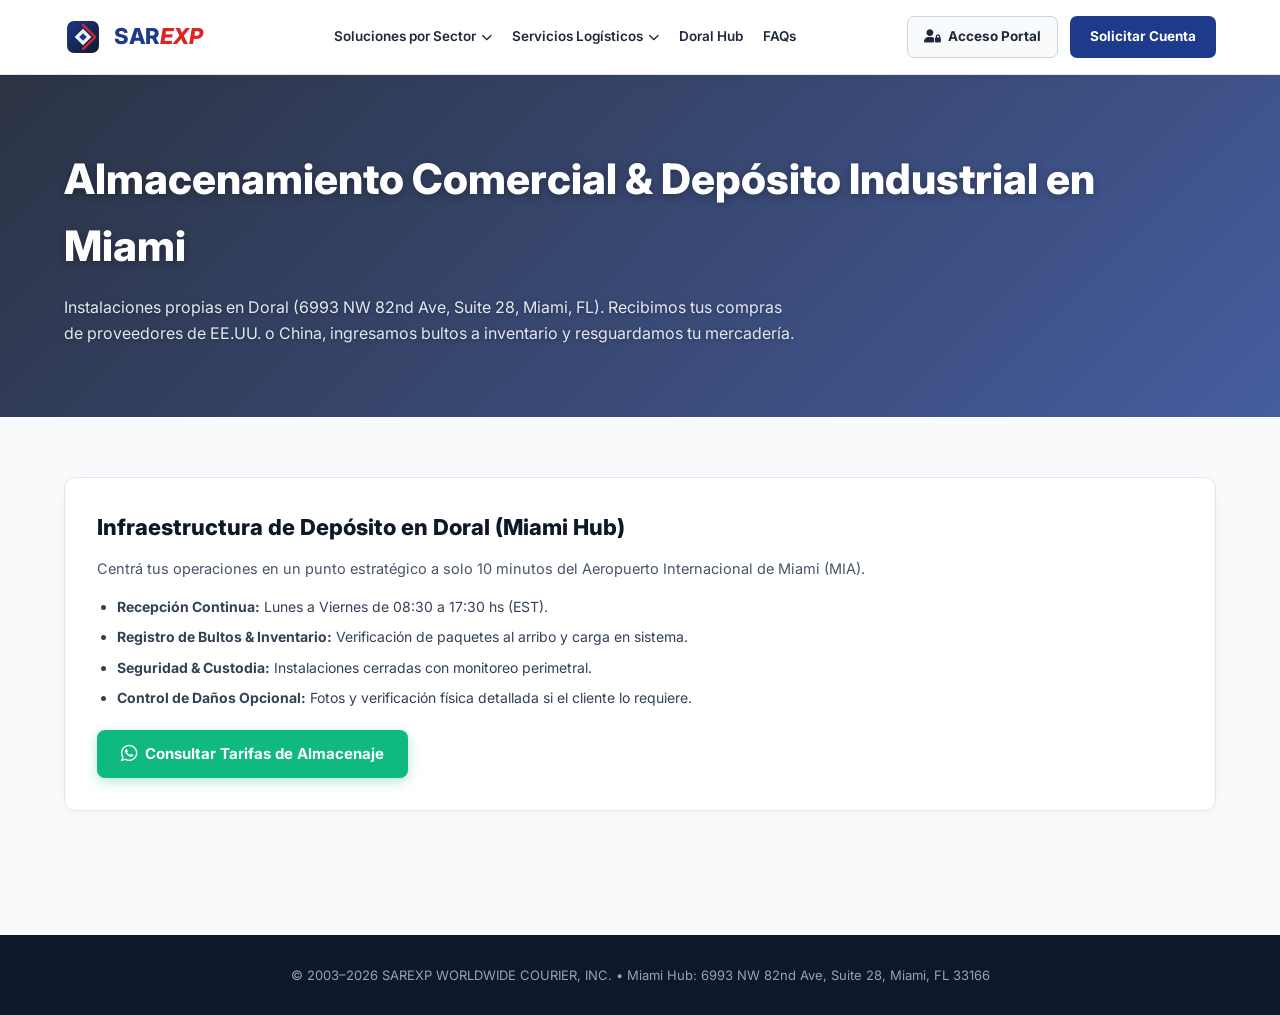
<file: almacenaje-miami.html>
<!DOCTYPE html>
<html lang="es">
<head>
<!-- Google tag (gtag.js) -->
<script async src="https://www.googletagmanager.com/gtag/js?id=G-RV68JNL536"></script>
<script>
  window.dataLayer = window.dataLayer || [];
  function gtag(){dataLayer.push(arguments);}
  gtag('js', new Date());
  gtag('config', 'G-RV68JNL536');
</script>
<meta charset="UTF-8">
<meta name="robots" content="noindex, nofollow, noarchive">
<meta name="viewport" content="width=device-width, initial-scale=1.0">
<title>Almacenamiento Comercial & Depósito en Miami | SAREXP</title>
<link href="https://fonts.googleapis.com/css2?family=Inter:wght@400;500;600;700;800&display=swap" rel="stylesheet">
<link rel="stylesheet" href="https://cdnjs.cloudflare.com/ajax/libs/font-awesome/6.4.0/css/all.min.css">
<style>
*, *::before, *::after { box-sizing: border-box; margin: 0; padding: 0; }
body { font-family: 'Inter', sans-serif; background: #f8fafc; color: #334155; line-height: 1.6; }
.wrap { max-width: 1200px; margin: 0 auto; padding: 0 24px; }

header.navbar { background: #ffffff; border-bottom: 1px solid #e2e8f0; position: sticky; top: 0; z-index: 1000; box-shadow: 0 2px 10px rgba(0,0,0,0.04); }
.nav-wrap { max-width: 1200px; margin: 0 auto; padding: 0 24px; display: flex; align-items: center; justify-content: space-between; height: 74px; }
.logo { display: flex; align-items: center; gap: 12px; text-decoration: none; margin-right: 20px; flex-shrink: 0; }
.logo-text { font-size: 22px; font-weight: 800; letter-spacing: -0.5px; }
.logo-sar { color: #1e3a8a; }
.logo-exp { color: #dc2626; font-style: italic; }

nav.nav-links { display: flex; align-items: center; gap: 20px; }
nav.nav-links a { text-decoration: none; font-size: 13.5px; font-weight: 600; color: #1e293b; transition: color 0.2s; white-space: nowrap; }
nav.nav-links a:hover { color: #1e3a8a; }

.nav-item { position: relative; }
.nav-link-dropdown { text-decoration: none; font-size: 13.5px; font-weight: 600; color: #1e293b; display: flex; align-items: center; gap: 5px; cursor: pointer; padding: 8px 0; }
.dropdown-menu { display: none; position: absolute; top: 100%; left: 0; background: #ffffff; min-width: 250px; border: 1px solid #e2e8f0; border-radius: 8px; box-shadow: 0 10px 25px rgba(0,0,0,0.08); padding: 8px 0; z-index: 1000; }
.nav-item:hover .dropdown-menu { display: block; }
.dropdown-menu a { display: block; padding: 10px 16px; font-size: 13px; font-weight: 600; color: #334155; text-decoration: none; }
.dropdown-menu a:hover { background: #f8fafc; color: #1e3a8a; }

.nav-actions { display: flex; align-items: center; gap: 12px; flex-shrink: 0; }
.btn-login { display: inline-flex; align-items: center; gap: 7px; border: 1.5px solid #cbd5e1; background: #f8fafc; color: #1e293b; padding: 9px 16px; border-radius: 7px; font-size: 13.5px; font-weight: 700; text-decoration: none; }
.btn-cta { background: #1e3a8a; color: #ffffff !important; padding: 10px 20px; border-radius: 7px; font-weight: 700; font-size: 13.5px; text-decoration: none; }

.ham-btn { display: none; background: transparent; border: none; font-size: 24px; cursor: pointer; color: #1e293b; padding: 6px; }

.mobile-drawer { display: none; position: fixed; top: 0; left: 0; right: 0; bottom: 0; background: #ffffff; z-index: 2000; flex-direction: column; padding: 20px 24px; overflow-y: auto; }
.mobile-drawer.open { display: flex; }
.drawer-hdr { display: flex; align-items: center; justify-content: space-between; padding-bottom: 20px; border-bottom: 1px solid #e2e8f0; margin-bottom: 20px; }
.drawer-close { background: #f1f5f9; border: none; width: 40px; height: 40px; border-radius: 50%; font-size: 20px; color: #0f172a; cursor: pointer; display: flex; align-items: center; justify-content: center; }
.drawer-links { display: flex; flex-direction: column; gap: 14px; margin-bottom: 30px; }
.drawer-links a { text-decoration: none; font-size: 15px; font-weight: 700; color: #0f172a; padding: 10px 0; border-bottom: 1px solid #f8fafc; text-transform: uppercase; }
.drawer-sublink { font-size: 14px !important; font-weight: 600 !important; color: #475569 !important; padding-left: 14px !important; text-transform: none !important; }
.drawer-actions { margin-top: auto; display: flex; flex-direction: column; gap: 12px; padding-top: 20px; border-top: 1px solid #e2e8f0; }
.btn-mobile-portal { display: flex; align-items: center; justify-content: center; gap: 8px; background: #0f172a; color: #ffffff; padding: 14px; border-radius: 8px; font-weight: 700; font-size: 15px; text-decoration: none; text-transform: uppercase; }
.btn-mobile-cta { display: flex; align-items: center; justify-content: center; gap: 8px; background: #1e3a8a; color: #ffffff; padding: 14px; border-radius: 8px; font-weight: 700; font-size: 15px; text-decoration: none; text-transform: uppercase; }

@media (max-width: 992px) {
  nav.nav-links, .nav-actions { display: none; }
  .ham-btn { display: block; }
}

/* HERO SECUNDARIO CON IMAGEN Y OVERLAY CINEMÁTICO */
.hero-page { background: linear-gradient(135deg, rgba(15, 23, 42, 0.88) 0%, rgba(30, 58, 138, 0.82) 100%), url('https://images.unsplash.com/photo-1586528116311-ad8dd3c8310d?w=1600&q=80') center/cover no-repeat; color: #fff; padding: 70px 0; }
.hero-page h1 { font-size: clamp(26px, 4vw, 42px); font-weight: 800; margin-bottom: 16px; text-shadow: 0 2px 8px rgba(0,0,0,0.3); }
.hero-page p { font-size: 16px; color: #e2e8f0; max-width: 740px; line-height: 1.6; text-shadow: 0 1px 4px rgba(0,0,0,0.3); }

.section { padding: 60px 0; }
.card { background: #fff; border: 1px solid #e2e8f0; border-radius: 12px; padding: 32px; margin-bottom: 24px; box-shadow: 0 4px 15px rgba(0,0,0,0.03); }
.card h2 { font-size: 22px; font-weight: 800; color: #0f172a; margin-bottom: 12px; }
.card p { font-size: 14.5px; color: #475569; margin-bottom: 16px; }
ul { margin-left: 20px; margin-bottom: 20px; font-size: 14px; color: #334155; }
li { margin-bottom: 8px; }
.btn-wa-action { display: inline-flex; align-items: center; gap: 8px; background: #10b981; color: #fff; padding: 12px 24px; border-radius: 8px; text-decoration: none; font-weight: 700; font-size: 15px; box-shadow: 0 4px 12px rgba(16,185,129,0.3); transition: transform 0.2s; }
.btn-wa-action:hover { transform: translateY(-2px); }
footer { background: #0f172a; color: #94a3b8; padding: 30px 0; font-size: 13px; text-align: center; margin-top: 40px; }
</style>
</head>
<body>

<header class="navbar">
  <div class="nav-wrap">
    <a href="index.html" class="logo">
      <svg width="38" height="38" viewBox="0 0 100 100" fill="none">
        <rect x="8" y="8" width="84" height="84" rx="18" fill="url(#gBrand)"/>
        <path d="M28 50 L50 28 L72 50 L50 72Z" fill="#ffffff" opacity=".95"/>
        <path d="M40 50 L50 40 L60 50 L50 60Z" fill="#1e3a8a"/>
        <path d="M50 18 L82 50 L50 82" stroke="#dc2626" stroke-width="6" stroke-linecap="round" stroke-linejoin="round"/>
        <defs><linearGradient id="gBrand" x1="0" y1="0" x2="100" y2="100" gradientUnits="userSpaceOnUse"><stop stop-color="#1e3a8a"/><stop offset="1" stop-color="#0f172a"/></linearGradient></defs>
      </svg>
      <span class="logo-text"><span class="logo-sar">SAR</span><span class="logo-exp">EXP</span></span>
    </a>
    
    <nav class="nav-links">
      <div class="nav-item">
        <span class="nav-link-dropdown">Soluciones por Sector <i class="fa-solid fa-chevron-down" style="font-size:11px;"></i></span>
        <div class="dropdown-menu">
          <a href="couriers.html">Para Couriers & Mensajerías</a>
          <a href="prep-amazon.html">Amazon Prep & FBA Reetiquetado</a>
          <a href="importadores.html">Importadores Mayoristas & Empresas</a>
        </div>
      </div>
      <div class="nav-item">
        <span class="nav-link-dropdown">Servicios Logísticos <i class="fa-solid fa-chevron-down" style="font-size:11px;"></i></span>
        <div class="dropdown-menu">
          <a href="almacenaje-miami.html">Almacenaje en Miami (Doral)</a>
          <a href="pickups-usa.html">Pick-ups & Recolecciones EE.UU.</a>
          <a href="consolidacion.html">Reembalaje & Consolidación</a>
          <a href="despacho-aereo-maritimo.html">Despacho Aéreo / Marítimo</a>
          <a href="envios-express.html">Envíos Express via FedEx / UPS</a>
        </div>
      </div>
      <a href="index.html#deposito">Doral Hub</a>
      <a href="index.html#faq">FAQs</a>
    </nav>

    <div class="nav-actions">
      <a href="https://portal.sarexp.com/" class="btn-login"><i class="fa-solid fa-user-lock"></i> Acceso Portal</a>
      <a href="index.html#contacto" class="btn-cta">Solicitar Cuenta</a>
    </div>

    <button class="ham-btn" onclick="openDrawer()"><i class="fa-solid fa-bars"></i></button>
  </div>
</header>

<div class="mobile-drawer" id="mobile-drawer">
  <div class="drawer-hdr">
    <a href="index.html" class="logo" onclick="closeDrawer()">
      <svg width="34" height="34" viewBox="0 0 100 100" fill="none"><rect x="8" y="8" width="84" height="84" rx="18" fill="#1e3a8a"/><path d="M28 50 L50 28 L72 50 L50 72Z" fill="#ffffff" opacity=".95"/><path d="M40 50 L50 40 L60 50 L50 60Z" fill="#1e3a8a"/><path d="M50 18 L82 50 L50 82" stroke="#dc2626" stroke-width="6" stroke-linecap="round" stroke-linejoin="round"/></svg>
      <span class="logo-text"><span class="logo-sar">SAR</span><span class="logo-exp">EXP</span></span>
    </a>
    <button class="drawer-close" onclick="closeDrawer()"><i class="fa-solid fa-xmark"></i></button>
  </div>
  <div class="drawer-links">
    <a href="index.html" onclick="closeDrawer()">INICIO</a>
    <a href="couriers.html" class="drawer-sublink" onclick="closeDrawer()">• Para Couriers</a>
    <a href="prep-amazon.html" class="drawer-sublink" onclick="closeDrawer()">• Amazon Prep</a>
    <a href="importadores.html" class="drawer-sublink" onclick="closeDrawer()">• Importadores Mayoristas</a>
    <a href="almacenaje-miami.html" class="drawer-sublink" onclick="closeDrawer()">• Almacenaje en Miami</a>
    <a href="pickups-usa.html" class="drawer-sublink" onclick="closeDrawer()">• Pick-ups EE.UU.</a>
    <a href="consolidacion.html" class="drawer-sublink" onclick="closeDrawer()">• Consolidación</a>
    <a href="despacho-aereo-maritimo.html" class="drawer-sublink" onclick="closeDrawer()">• Despacho Aéreo/Marítimo</a>
    <a href="envios-express.html" class="drawer-sublink" onclick="closeDrawer()">• Envíos Express</a>
  </div>
  <div class="drawer-actions">
    <a href="https://portal.sarexp.com/" class="btn-mobile-portal" onclick="closeDrawer()"><i class="fa-solid fa-user-lock"></i> INGRESAR AL PORTAL</a>
    <a href="index.html#contacto" class="btn-mobile-cta" onclick="closeDrawer()"><i class="fa-solid fa-paper-plane"></i> SOLICITAR CUENTA</a>
  </div>
</div>

<section class="hero-page">
  <div class="wrap">
    <h1>Almacenamiento Comercial & Depósito Industrial en Miami</h1>
    <p>Instalaciones propias en Doral (6993 NW 82nd Ave, Suite 28, Miami, FL). Recibimos tus compras de proveedores de EE.UU. o China, ingresamos bultos a inventario y resguardamos tu mercadería.</p>
  </div>
</section>

<main class="section">
  <div class="wrap">
    <div class="card">
      <h2>Infraestructura de Depósito en Doral (Miami Hub)</h2>
      <p>Centrá tus operaciones en un punto estratégico a solo 10 minutos del Aeropuerto Internacional de Miami (MIA).</p>
      <ul>
        <li><strong>Recepción Continua:</strong> Lunes a Viernes de 08:30 a 17:30 hs (EST).</li>
        <li><strong>Registro de Bultos & Inventario:</strong> Verificación de paquetes al arribo y carga en sistema.</li>
        <li><strong>Seguridad & Custodia:</strong> Instalaciones cerradas con monitoreo perimetral.</li>
        <li><strong>Control de Daños Opcional:</strong> Fotos y verificación física detallada si el cliente lo requiere.</li>
      </ul>
      <a href="https://wa.me/13054688404" target="_blank" class="btn-wa-action">
        <i class="fa-brands fa-whatsapp fa-lg"></i> Consultar Tarifas de Almacenaje
      </a>
    </div>
  </div>
</main>

<footer>
  &copy; 2003–2026 SAREXP WORLDWIDE COURIER, INC. &bull; Miami Hub: 6993 NW 82nd Ave, Suite 28, Miami, FL 33166
</footer>

<script>
function openDrawer() { document.getElementById('mobile-drawer').classList.add('open'); document.body.style.overflow = 'hidden'; }
function closeDrawer() { document.getElementById('mobile-drawer').classList.remove('open'); document.body.style.overflow = 'auto'; }
</script>
</body>
</html>
</file>
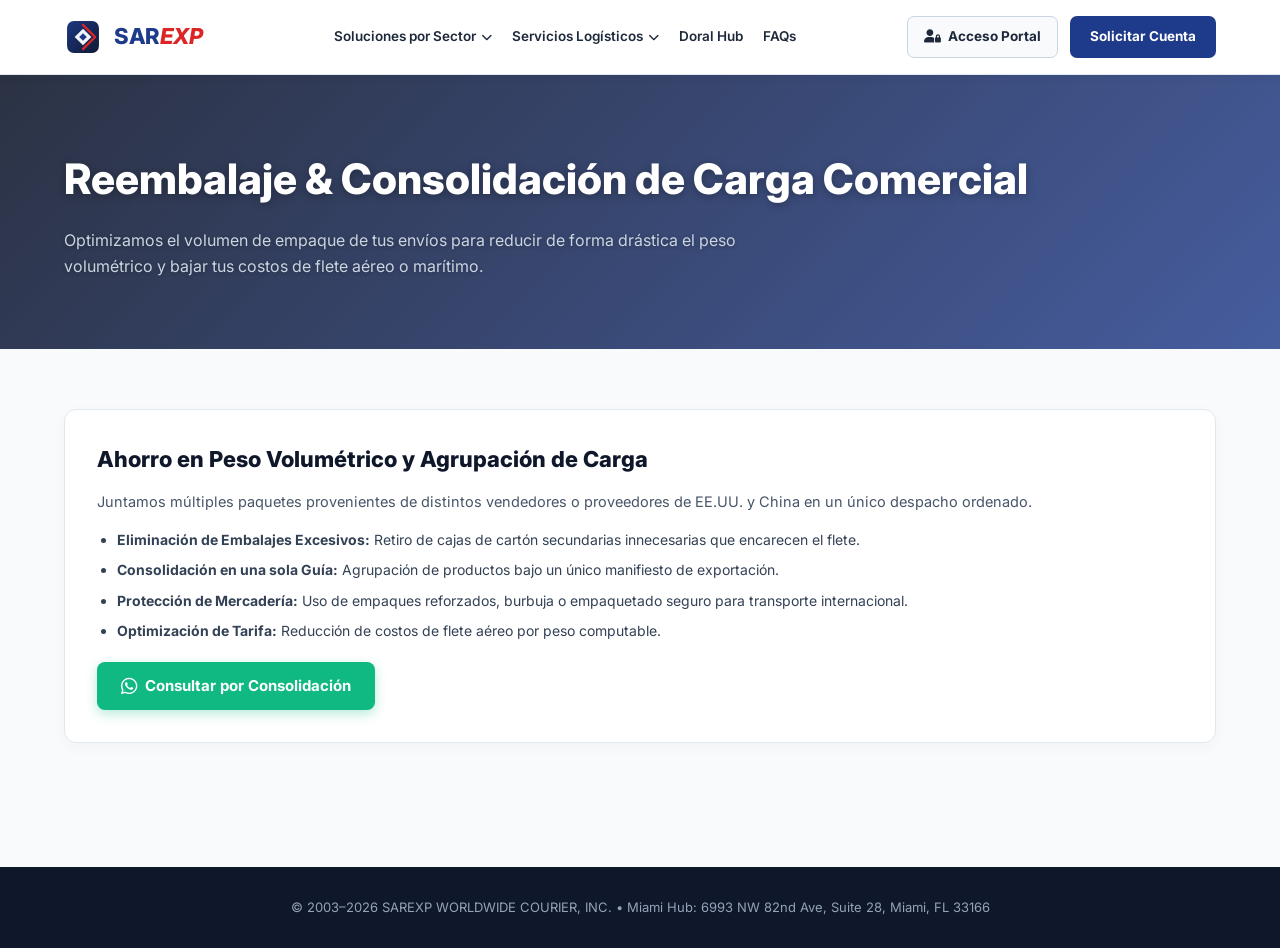
<file: consolidacion.html>
<!DOCTYPE html>
<html lang="es">
<head>
<!-- Google tag (gtag.js) -->
<script async src="https://www.googletagmanager.com/gtag/js?id=G-RV68JNL536"></script>
<script>
  window.dataLayer = window.dataLayer || [];
  function gtag(){dataLayer.push(arguments);}
  gtag('js', new Date());
  gtag('config', 'G-RV68JNL536');
</script>
<meta charset="UTF-8">
<meta name="robots" content="noindex, nofollow, noarchive">
<meta name="viewport" content="width=device-width, initial-scale=1.0">
<title>Reembalaje & Consolidación de Carga | SAREXP Miami</title>
<link href="https://fonts.googleapis.com/css2?family=Inter:wght@400;500;600;700;800&display=swap" rel="stylesheet">
<link rel="stylesheet" href="https://cdnjs.cloudflare.com/ajax/libs/font-awesome/6.4.0/css/all.min.css">
<style>
*, *::before, *::after { box-sizing: border-box; margin: 0; padding: 0; }
body { font-family: 'Inter', sans-serif; background: #f8fafc; color: #334155; line-height: 1.6; }
.wrap { max-width: 1200px; margin: 0 auto; padding: 0 24px; }

header.navbar { background: #ffffff; border-bottom: 1px solid #e2e8f0; position: sticky; top: 0; z-index: 1000; box-shadow: 0 2px 10px rgba(0,0,0,0.04); }
.nav-wrap { max-width: 1200px; margin: 0 auto; padding: 0 24px; display: flex; align-items: center; justify-content: space-between; height: 74px; }
.logo { display: flex; align-items: center; gap: 12px; text-decoration: none; margin-right: 20px; flex-shrink: 0; }
.logo-text { font-size: 22px; font-weight: 800; letter-spacing: -0.5px; }
.logo-sar { color: #1e3a8a; }
.logo-exp { color: #dc2626; font-style: italic; }

nav.nav-links { display: flex; align-items: center; gap: 20px; }
nav.nav-links a { text-decoration: none; font-size: 13.5px; font-weight: 600; color: #1e293b; transition: color 0.2s; white-space: nowrap; }
nav.nav-links a:hover { color: #1e3a8a; }

.nav-item { position: relative; }
.nav-link-dropdown { text-decoration: none; font-size: 13.5px; font-weight: 600; color: #1e293b; display: flex; align-items: center; gap: 5px; cursor: pointer; padding: 8px 0; }
.dropdown-menu { display: none; position: absolute; top: 100%; left: 0; background: #ffffff; min-width: 250px; border: 1px solid #e2e8f0; border-radius: 8px; box-shadow: 0 10px 25px rgba(0,0,0,0.08); padding: 8px 0; z-index: 1000; }
.nav-item:hover .dropdown-menu { display: block; }
.dropdown-menu a { display: block; padding: 10px 16px; font-size: 13px; font-weight: 600; color: #334155; text-decoration: none; }
.dropdown-menu a:hover { background: #f8fafc; color: #1e3a8a; }

.nav-actions { display: flex; align-items: center; gap: 12px; flex-shrink: 0; }
.btn-login { display: inline-flex; align-items: center; gap: 7px; border: 1.5px solid #cbd5e1; background: #f8fafc; color: #1e293b; padding: 9px 16px; border-radius: 7px; font-size: 13.5px; font-weight: 700; text-decoration: none; }
.btn-cta { background: #1e3a8a; color: #ffffff !important; padding: 10px 20px; border-radius: 7px; font-weight: 700; font-size: 13.5px; text-decoration: none; }

.ham-btn { display: none; background: transparent; border: none; font-size: 24px; cursor: pointer; color: #1e293b; padding: 6px; }

.mobile-drawer { display: none; position: fixed; top: 0; left: 0; right: 0; bottom: 0; background: #ffffff; z-index: 2000; flex-direction: column; padding: 20px 24px; overflow-y: auto; }
.mobile-drawer.open { display: flex; }
.drawer-hdr { display: flex; align-items: center; justify-content: space-between; padding-bottom: 20px; border-bottom: 1px solid #e2e8f0; margin-bottom: 20px; }
.drawer-close { background: #f1f5f9; border: none; width: 40px; height: 40px; border-radius: 50%; font-size: 20px; color: #0f172a; cursor: pointer; display: flex; align-items: center; justify-content: center; }
.drawer-links { display: flex; flex-direction: column; gap: 14px; margin-bottom: 30px; }
.drawer-links a { text-decoration: none; font-size: 15px; font-weight: 700; color: #0f172a; padding: 10px 0; border-bottom: 1px solid #f8fafc; text-transform: uppercase; }
.drawer-sublink { font-size: 14px !important; font-weight: 600 !important; color: #475569 !important; padding-left: 14px !important; text-transform: none !important; }
.drawer-actions { margin-top: auto; display: flex; flex-direction: column; gap: 12px; padding-top: 20px; border-top: 1px solid #e2e8f0; }
.btn-mobile-portal { display: flex; align-items: center; justify-content: center; gap: 8px; background: #0f172a; color: #ffffff; padding: 14px; border-radius: 8px; font-weight: 700; font-size: 15px; text-decoration: none; text-transform: uppercase; }
.btn-mobile-cta { display: flex; align-items: center; justify-content: center; gap: 8px; background: #1e3a8a; color: #ffffff; padding: 14px; border-radius: 8px; font-weight: 700; font-size: 15px; text-decoration: none; text-transform: uppercase; }

@media (max-width: 992px) {
  nav.nav-links, .nav-actions { display: none; }
  .ham-btn { display: block; }
}

.hero-page { background: linear-gradient(135deg, rgba(15, 23, 42, 0.88) 0%, rgba(30, 58, 138, 0.82) 100%), url('https://images.unsplash.com/photo-1580674684081-7617fbf3d745?w=1600&q=80') center/cover no-repeat; color: #fff; padding: 70px 0; }
.hero-page h1 { font-size: clamp(26px, 4vw, 42px); font-weight: 800; margin-bottom: 16px; text-shadow: 0 2px 8px rgba(0,0,0,0.3); }
.hero-page p { font-size: 16px; color: #cbd5e1; max-width: 740px; line-height: 1.6; text-shadow: 0 1px 4px rgba(0,0,0,0.3); }

.section { padding: 60px 0; }
.card { background: #fff; border: 1px solid #e2e8f0; border-radius: 12px; padding: 32px; margin-bottom: 24px; box-shadow: 0 4px 15px rgba(0,0,0,0.03); }
.card h2 { font-size: 22px; font-weight: 800; color: #0f172a; margin-bottom: 12px; }
.card p { font-size: 14.5px; color: #475569; margin-bottom: 16px; }
ul { margin-left: 20px; margin-bottom: 20px; font-size: 14px; color: #334155; }
li { margin-bottom: 8px; }
.btn-wa-action { display: inline-flex; align-items: center; gap: 8px; background: #10b981; color: #fff; padding: 12px 24px; border-radius: 8px; text-decoration: none; font-weight: 700; font-size: 15px; box-shadow: 0 4px 12px rgba(16,185,129,0.3); transition: transform 0.2s; }
.btn-wa-action:hover { transform: translateY(-2px); }

footer { background: #0f172a; color: #94a3b8; padding: 30px 0; font-size: 13px; text-align: center; margin-top: 40px; }
</style>
</head>
<body>

<header class="navbar">
  <div class="nav-wrap">
    <a href="index.html" class="logo">
      <svg width="38" height="38" viewBox="0 0 100 100" fill="none">
        <rect x="8" y="8" width="84" height="84" rx="18" fill="url(#gBrand)"/>
        <path d="M28 50 L50 28 L72 50 L50 72Z" fill="#ffffff" opacity=".95"/>
        <path d="M40 50 L50 40 L60 50 L50 60Z" fill="#1e3a8a"/>
        <path d="M50 18 L82 50 L50 82" stroke="#dc2626" stroke-width="6" stroke-linecap="round" stroke-linejoin="round"/>
        <defs><linearGradient id="gBrand" x1="0" y1="0" x2="100" y2="100" gradientUnits="userSpaceOnUse"><stop stop-color="#1e3a8a"/><stop offset="1" stop-color="#0f172a"/></linearGradient></defs>
      </svg>
      <span class="logo-text"><span class="logo-sar">SAR</span><span class="logo-exp">EXP</span></span>
    </a>
    
    <nav class="nav-links">
      <div class="nav-item">
        <span class="nav-link-dropdown">Soluciones por Sector <i class="fa-solid fa-chevron-down" style="font-size:11px;"></i></span>
        <div class="dropdown-menu">
          <a href="couriers.html">Para Couriers & Mensajerías</a>
          <a href="prep-amazon.html">Amazon Prep & FBA Reetiquetado</a>
          <a href="importadores.html">Importadores Mayoristas & Empresas</a>
        </div>
      </div>
      <div class="nav-item">
        <span class="nav-link-dropdown">Servicios Logísticos <i class="fa-solid fa-chevron-down" style="font-size:11px;"></i></span>
        <div class="dropdown-menu">
          <a href="almacenaje-miami.html">Almacenaje en Miami (Doral)</a>
          <a href="pickups-usa.html">Pick-ups & Recolecciones EE.UU.</a>
          <a href="consolidacion.html">Reembalaje & Consolidación</a>
          <a href="despacho-aereo-maritimo.html">Despacho Aéreo / Marítimo</a>
          <a href="envios-express.html">Envíos Express via FedEx / UPS</a>
        </div>
      </div>
      <a href="index.html#deposito">Doral Hub</a>
      <a href="index.html#faq">FAQs</a>
    </nav>

    <div class="nav-actions">
      <a href="https://portal.sarexp.com/" class="btn-login"><i class="fa-solid fa-user-lock"></i> Acceso Portal</a>
      <a href="index.html#contacto" class="btn-cta">Solicitar Cuenta</a>
    </div>

    <button class="ham-btn" onclick="openDrawer()"><i class="fa-solid fa-bars"></i></button>
  </div>
</header>

<div class="mobile-drawer" id="mobile-drawer">
  <div class="drawer-hdr">
    <a href="index.html" class="logo" onclick="closeDrawer()">
      <svg width="34" height="34" viewBox="0 0 100 100" fill="none"><rect x="8" y="8" width="84" height="84" rx="18" fill="#1e3a8a"/><path d="M28 50 L50 28 L72 50 L50 72Z" fill="#ffffff" opacity=".95"/><path d="M40 50 L50 40 L60 50 L50 60Z" fill="#1e3a8a"/><path d="M50 18 L82 50 L50 82" stroke="#dc2626" stroke-width="6" stroke-linecap="round" stroke-linejoin="round"/></svg>
      <span class="logo-text"><span class="logo-sar">SAR</span><span class="logo-exp">EXP</span></span>
    </a>
    <button class="drawer-close" onclick="closeDrawer()"><i class="fa-solid fa-xmark"></i></button>
  </div>
  <div class="drawer-links">
    <a href="index.html" onclick="closeDrawer()">INICIO</a>
    <a href="couriers.html" class="drawer-sublink" onclick="closeDrawer()">• Para Couriers</a>
    <a href="prep-amazon.html" class="drawer-sublink" onclick="closeDrawer()">• Amazon Prep</a>
    <a href="importadores.html" class="drawer-sublink" onclick="closeDrawer()">• Importadores Mayoristas</a>
    <a href="almacenaje-miami.html" class="drawer-sublink" onclick="closeDrawer()">• Almacenaje en Miami</a>
    <a href="pickups-usa.html" class="drawer-sublink" onclick="closeDrawer()">• Pick-ups EE.UU.</a>
    <a href="consolidacion.html" class="drawer-sublink" onclick="closeDrawer()">• Consolidación</a>
    <a href="despacho-aereo-maritimo.html" class="drawer-sublink" onclick="closeDrawer()">• Despacho Aéreo/Marítimo</a>
    <a href="envios-express.html" class="drawer-sublink" onclick="closeDrawer()">• Envíos Express</a>
  </div>
  <div class="drawer-actions">
    <a href="https://portal.sarexp.com/" class="btn-mobile-portal" onclick="closeDrawer()"><i class="fa-solid fa-user-lock"></i> INGRESAR AL PORTAL</a>
    <a href="index.html#contacto" class="btn-mobile-cta" onclick="closeDrawer()"><i class="fa-solid fa-paper-plane"></i> SOLICITAR CUENTA</a>
  </div>
</div>

<section class="hero-page">
  <div class="wrap">
    <h1>Reembalaje & Consolidación de Carga Comercial</h1>
    <p>Optimizamos el volumen de empaque de tus envíos para reducir de forma drástica el peso volumétrico y bajar tus costos de flete aéreo o marítimo.</p>
  </div>
</section>

<main class="section">
  <div class="wrap">
    <div class="card">
      <h2>Ahorro en Peso Volumétrico y Agrupación de Carga</h2>
      <p>Juntamos múltiples paquetes provenientes de distintos vendedores o proveedores de EE.UU. y China en un único despacho ordenado.</p>
      <ul>
        <li><strong>Eliminación de Embalajes Excesivos:</strong> Retiro de cajas de cartón secundarias innecesarias que encarecen el flete.</li>
        <li><strong>Consolidación en una sola Guía:</strong> Agrupación de productos bajo un único manifiesto de exportación.</li>
        <li><strong>Protección de Mercadería:</strong> Uso de empaques reforzados, burbuja o empaquetado seguro para transporte internacional.</li>
        <li><strong>Optimización de Tarifa:</strong> Reducción de costos de flete aéreo por peso computable.</li>
      </ul>
      <a href="https://wa.me/13054688404" target="_blank" class="btn-wa-action">
        <i class="fa-brands fa-whatsapp fa-lg"></i> Consultar por Consolidación
      </a>
    </div>
  </div>
</main>

<footer>
  &copy; 2003–2026 SAREXP WORLDWIDE COURIER, INC. &bull; Miami Hub: 6993 NW 82nd Ave, Suite 28, Miami, FL 33166
</footer>

<script>
function openDrawer() { document.getElementById('mobile-drawer').classList.add('open'); document.body.style.overflow = 'hidden'; }
function closeDrawer() { document.getElementById('mobile-drawer').classList.remove('open'); document.body.style.overflow = 'auto'; }
</script>
</body>
</html>
</file>
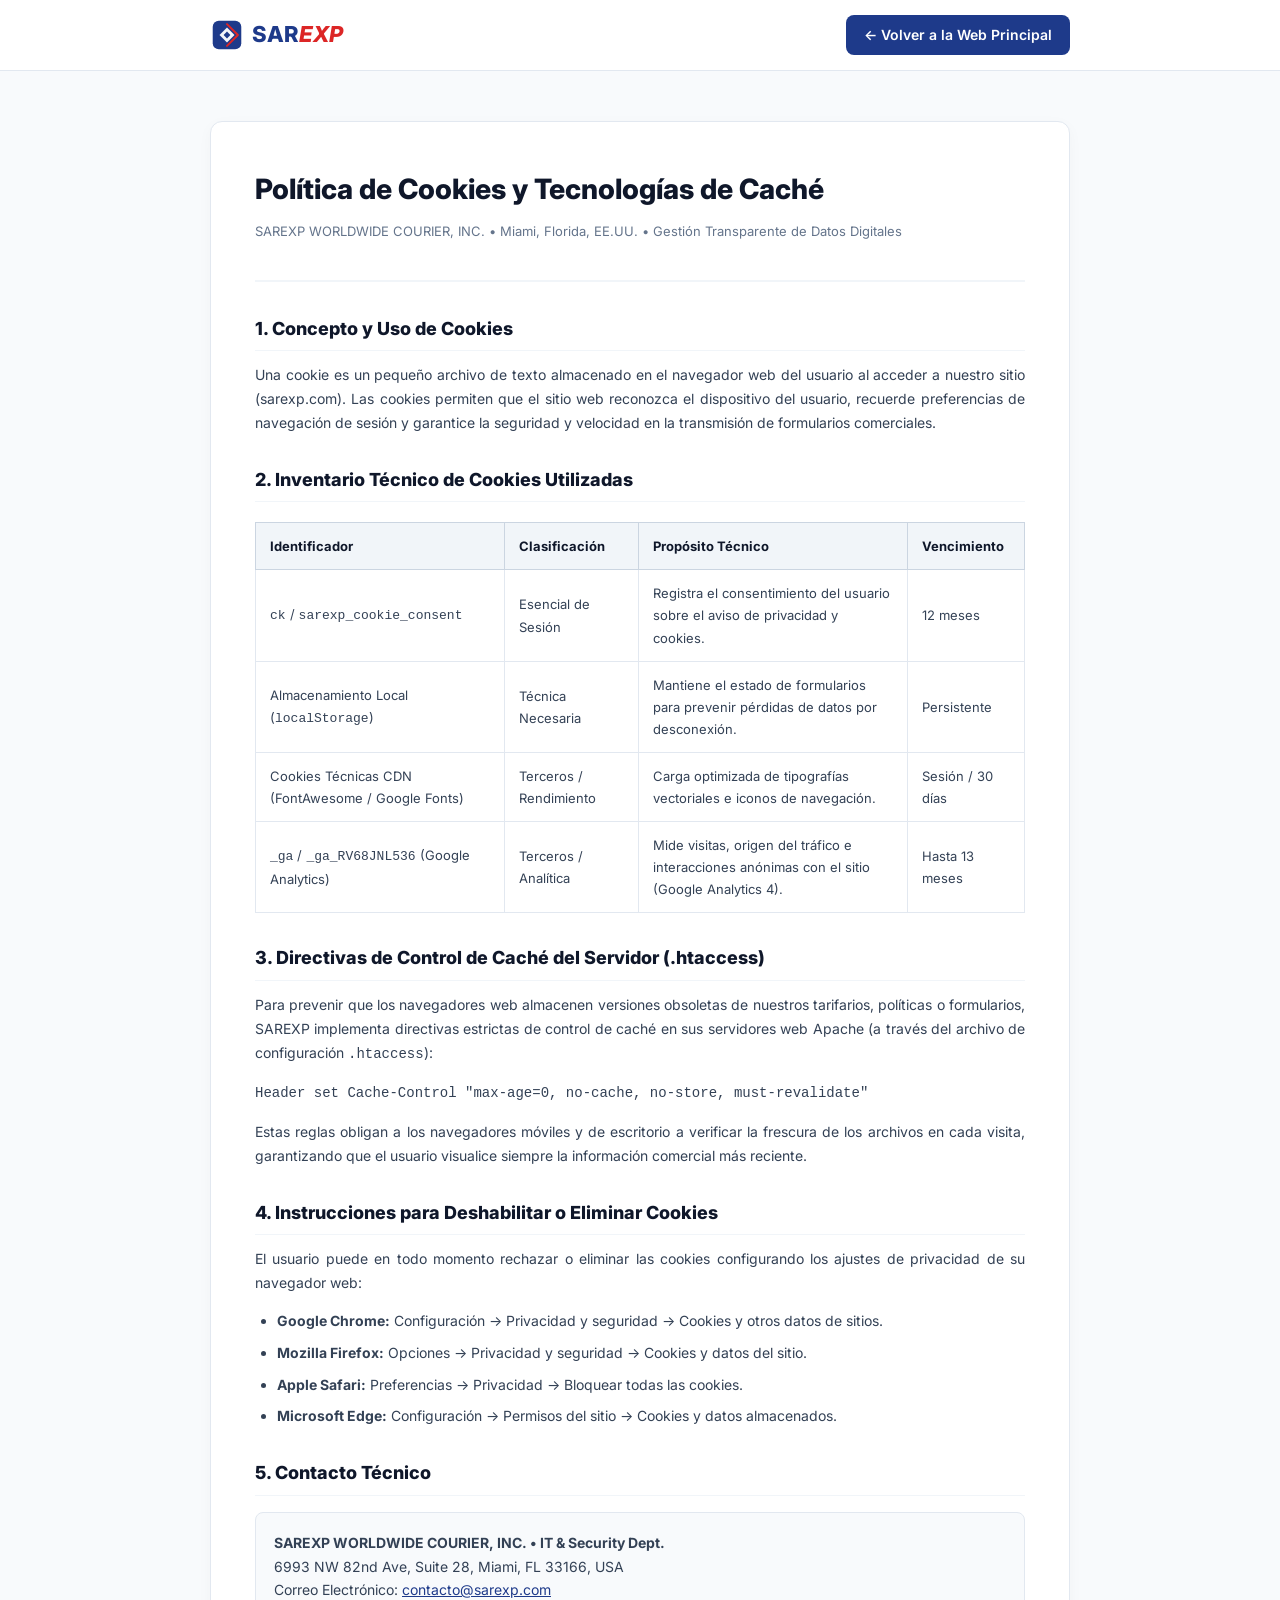
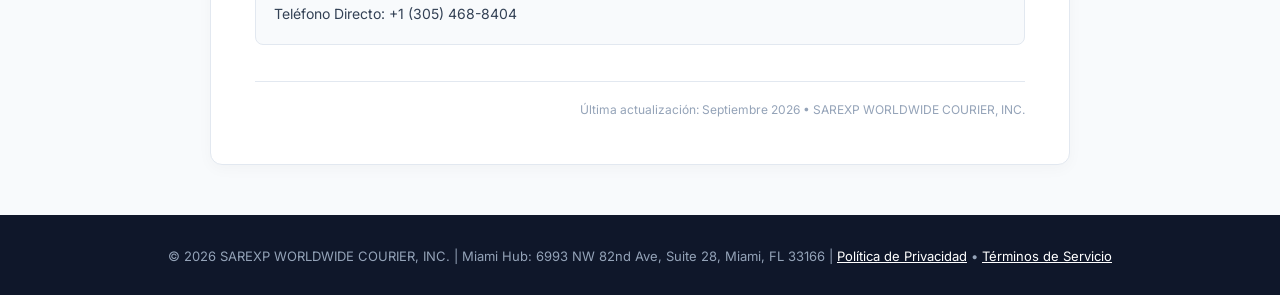
<file: cookies.html>
<!DOCTYPE html>
<html lang="es">
<head>
    <!-- Google tag (gtag.js) -->
    <script async src="https://www.googletagmanager.com/gtag/js?id=G-RV68JNL536"></script>
    <script>
      window.dataLayer = window.dataLayer || [];
      function gtag(){dataLayer.push(arguments);}
      gtag('js', new Date());
      gtag('config', 'G-RV68JNL536');
    </script>
    <meta charset="UTF-8">
<meta name="robots" content="noindex, nofollow, noarchive">
    <meta name="viewport" content="width=device-width, initial-scale=1.0">
    <title>Política de Cookies y Tecnologías de Caché | SAREXP WORLDWIDE COURIER, INC.</title>
    <link rel="preconnect" href="https://fonts.googleapis.com">
    <link rel="preconnect" href="https://fonts.gstatic.com" crossorigin>
    <link href="https://fonts.googleapis.com/css2?family=Inter:wght@400;500;600;700;800&display=swap" rel="stylesheet">
    <style>
        * { margin: 0; padding: 0; box-sizing: border-box; }
        body { font-family: 'Inter', sans-serif; background: #f8fafc; color: #334155; line-height: 1.7; }
        .wrap { max-width: 900px; margin: 0 auto; padding: 0 20px; }
        header { background: #fff; border-bottom: 1px solid #e2e8f0; sticky: top; }
        .hdr { display: flex; justify-content: space-between; align-items: center; height: 70px; }
        .logo { display: flex; align-items: center; gap: 8px; text-decoration: none; font-weight: 800; font-size: 22px; }
        .back-btn { display: inline-flex; align-items: center; gap: 8px; padding: 8px 18px; background: #1e3a8a; color: #fff; text-decoration: none; border-radius: 8px; font-size: 14px; font-weight: 600; }
        main { padding: 50px 0; }
        .card { background: #fff; border: 1px solid #e2e8f0; border-radius: 12px; padding: 44px; box-shadow: 0 4px 15px rgba(0,0,0,0.03); }
        .card-header { border-bottom: 2px solid #f1f5f9; padding-bottom: 24px; margin-bottom: 32px; }
        .card-header h1 { font-size: 28px; font-weight: 800; color: #0f172a; }
        .card-header p { font-size: 13px; color: #64748b; margin-top: 6px; }
        h2 { font-size: 18px; font-weight: 800; color: #0f172a; margin: 30px 0 12px; border-bottom: 1px solid #f1f5f9; padding-bottom: 6px; }
        p { font-size: 14px; margin-bottom: 14px; color: #334155; text-align: justify; }
        ul, ol { margin-left: 22px; margin-bottom: 16px; font-size: 14px; color: #334155; }
        li { margin-bottom: 8px; }
        .info-box { background: #f8fafc; border: 1px solid #e2e8f0; border-radius: 8px; padding: 18px; margin-top: 16px; font-size: 14px; }
        table { width: 100%; border-collapse: collapse; font-size: 13px; margin: 20px 0; }
        th { background: #f1f5f9; color: #0f172a; font-weight: 700; padding: 12px 14px; text-align: left; border: 1px solid #cbd5e1; }
        td { padding: 12px 14px; border: 1px solid #e2e8f0; color: #334155; }
        a { color: #1e3a8a; }
        footer { background: #0f172a; color: #94a3b8; padding: 30px 0; font-size: 13px; text-align: center; }
        .date-note { text-align: right; font-size: 12px; color: #94a3b8; border-top: 1px solid #e2e8f0; margin-top: 36px; padding-top: 18px; }
    </style>
</head>
<body>

<header>
    <div class="wrap hdr">
        <a href="index.html" class="logo">
            <svg viewBox="0 0 100 100" style="height:34px;width:34px;" fill="none">
                <rect x="8" y="8" width="84" height="84" rx="18" fill="#1e3a8a"/>
                <path d="M 28 50 L 50 28 L 72 50 L 50 72 Z" fill="#fff" opacity="0.95"/>
                <path d="M 40 50 L 50 40 L 60 50 L 50 60 Z" fill="#1e3a8a"/>
                <path d="M 50 18 L 82 50 L 50 82" stroke="#dc2626" stroke-width="6" stroke-linecap="round" stroke-linejoin="round"/>
            </svg>
            <span><span style="color:#1e3a8a;">SAR</span><span style="color:#dc2626;font-style:italic;">EXP</span></span>
        </a>
        <a href="index.html" class="back-btn">← Volver a la Web Principal</a>
    </div>
</header>

<main>
    <div class="wrap">
        <div class="card">
            <div class="card-header">
                <h1>Política de Cookies y Tecnologías de Caché</h1>
                <p>SAREXP WORLDWIDE COURIER, INC. &bull; Miami, Florida, EE.UU. &bull; Gestión Transparente de Datos Digitales</p>
            </div>

            <h2>1. Concepto y Uso de Cookies</h2>
            <p>Una cookie es un pequeño archivo de texto almacenado en el navegador web del usuario al acceder a nuestro sitio (sarexp.com). Las cookies permiten que el sitio web reconozca el dispositivo del usuario, recuerde preferencias de navegación de sesión y garantice la seguridad y velocidad en la transmisión de formularios comerciales.</p>

            <h2>2. Inventario Técnico de Cookies Utilizadas</h2>
            <table>
                <thead>
                    <tr>
                        <th>Identificador</th>
                        <th>Clasificación</th>
                        <th>Propósito Técnico</th>
                        <th>Vencimiento</th>
                    </tr>
                </thead>
                <tbody>
                    <tr>
                        <td><code>ck</code> / <code>sarexp_cookie_consent</code></td>
                        <td>Esencial de Sesión</td>
                        <td>Registra el consentimiento del usuario sobre el aviso de privacidad y cookies.</td>
                        <td>12 meses</td>
                    </tr>
                    <tr>
                        <td>Almacenamiento Local (<code>localStorage</code>)</td>
                        <td>Técnica Necesaria</td>
                        <td>Mantiene el estado de formularios para prevenir pérdidas de datos por desconexión.</td>
                        <td>Persistente</td>
                    </tr>
                    <tr>
                        <td>Cookies Técnicas CDN (FontAwesome / Google Fonts)</td>
                        <td>Terceros / Rendimiento</td>
                        <td>Carga optimizada de tipografías vectoriales e iconos de navegación.</td>
                        <td>Sesión / 30 días</td>
                    </tr>
                    <tr>
                        <td><code>_ga</code> / <code>_ga_RV68JNL536</code> (Google Analytics)</td>
                        <td>Terceros / Analítica</td>
                        <td>Mide visitas, origen del tráfico e interacciones anónimas con el sitio (Google Analytics 4).</td>
                        <td>Hasta 13 meses</td>
                    </tr>
                </tbody>
            </table>

            <h2>3. Directivas de Control de Caché del Servidor (.htaccess)</h2>
            <p>Para prevenir que los navegadores web almacenen versiones obsoletas de nuestros tarifarios, políticas o formularios, SAREXP implementa directivas estrictas de control de caché en sus servidores web Apache (a través del archivo de configuración <code>.htaccess</code>):</p>
            <p><code>Header set Cache-Control "max-age=0, no-cache, no-store, must-revalidate"</code></p>
            <p>Estas reglas obligan a los navegadores móviles y de escritorio a verificar la frescura de los archivos en cada visita, garantizando que el usuario visualice siempre la información comercial más reciente.</p>

            <h2>4. Instrucciones para Deshabilitar o Eliminar Cookies</h2>
            <p>El usuario puede en todo momento rechazar o eliminar las cookies configurando los ajustes de privacidad de su navegador web:</p>
            <ul>
                <li><strong>Google Chrome:</strong> Configuración → Privacidad y seguridad → Cookies y otros datos de sitios.</li>
                <li><strong>Mozilla Firefox:</strong> Opciones → Privacidad y seguridad → Cookies y datos del sitio.</li>
                <li><strong>Apple Safari:</strong> Preferencias → Privacidad → Bloquear todas las cookies.</li>
                <li><strong>Microsoft Edge:</strong> Configuración → Permisos del sitio → Cookies y datos almacenados.</li>
            </ul>

            <h2>5. Contacto Técnico</h2>
            <div class="info-box">
                <strong>SAREXP WORLDWIDE COURIER, INC. &bull; IT & Security Dept.</strong><br>
                6993 NW 82nd Ave, Suite 28, Miami, FL 33166, USA<br>
                Correo Electrónico: <a href="mailto:contacto@sarexp.com">contacto@sarexp.com</a><br>
                Teléfono Directo: +1 (305) 468-8404
            </div>

            <div class="date-note">Última actualización: Septiembre 2026 &bull; SAREXP WORLDWIDE COURIER, INC.</div>
        </div>
    </div>
</main>

<footer>
    &copy; 2026 SAREXP WORLDWIDE COURIER, INC. | Miami Hub: 6993 NW 82nd Ave, Suite 28, Miami, FL 33166 |
    <a href="privacy.html" style="color:#fff;">Política de Privacidad</a> &bull;
    <a href="terms.html" style="color:#fff;">Términos de Servicio</a>
</footer>

</body>
</html>
</file>
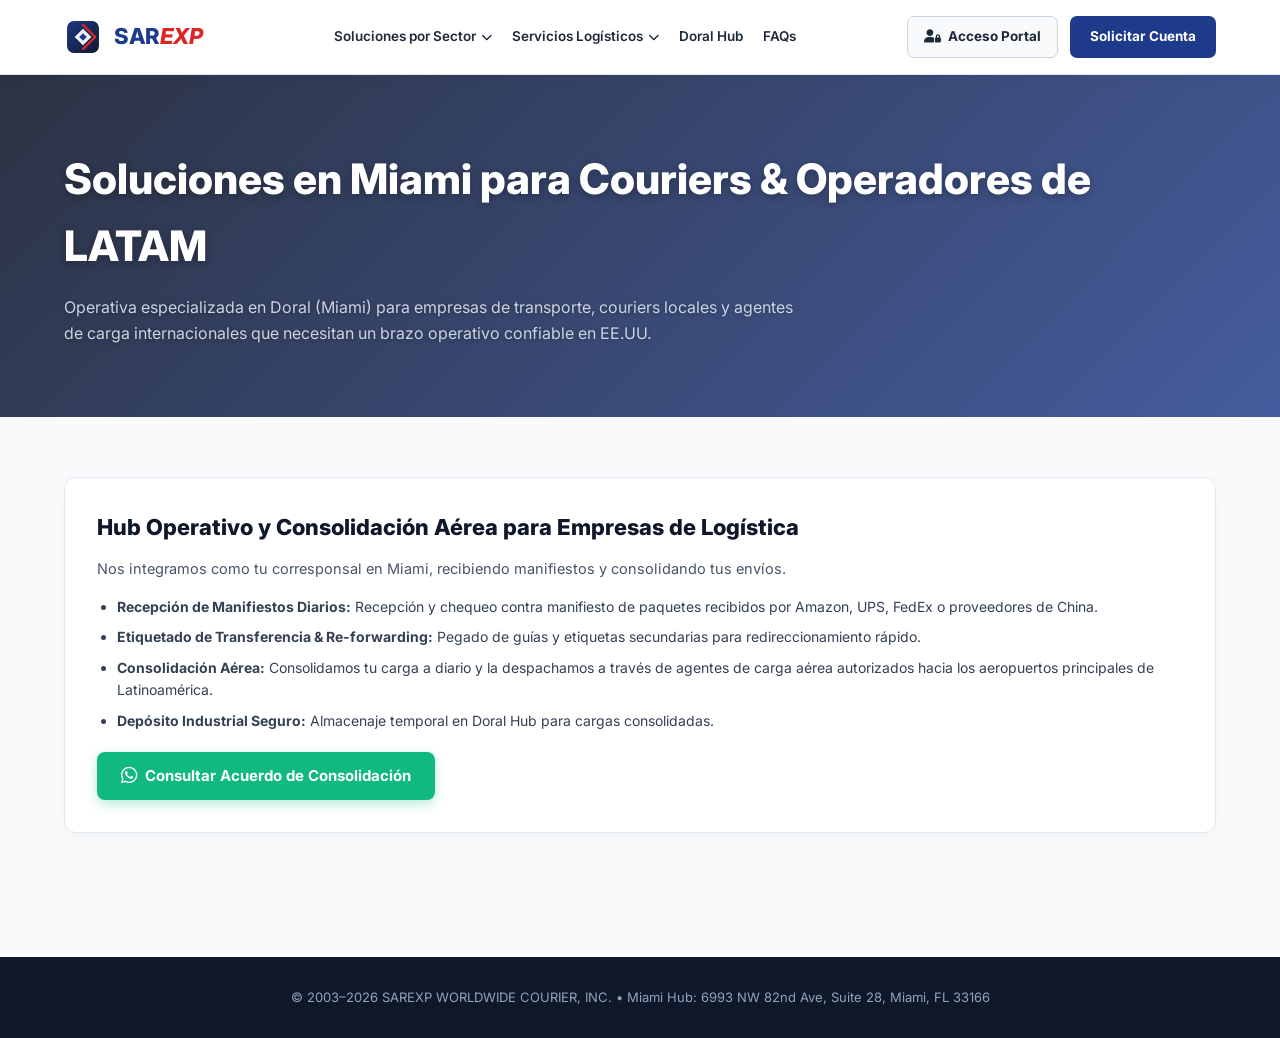
<file: couriers.html>
<!DOCTYPE html>
<html lang="es">
<head>
<!-- Google tag (gtag.js) -->
<script async src="https://www.googletagmanager.com/gtag/js?id=G-RV68JNL536"></script>
<script>
  window.dataLayer = window.dataLayer || [];
  function gtag(){dataLayer.push(arguments);}
  gtag('js', new Date());
  gtag('config', 'G-RV68JNL536');
</script>
<meta charset="UTF-8">
<meta name="robots" content="noindex, nofollow, noarchive">
<meta name="viewport" content="width=device-width, initial-scale=1.0">
<title>Servicios para Couriers & Operadores en LATAM | SAREXP Miami</title>
<link href="https://fonts.googleapis.com/css2?family=Inter:wght@400;500;600;700;800&display=swap" rel="stylesheet">
<link rel="stylesheet" href="https://cdnjs.cloudflare.com/ajax/libs/font-awesome/6.4.0/css/all.min.css">
<style>
*, *::before, *::after { box-sizing: border-box; margin: 0; padding: 0; }
body { font-family: 'Inter', sans-serif; background: #f8fafc; color: #334155; line-height: 1.6; }
.wrap { max-width: 1200px; margin: 0 auto; padding: 0 24px; }

header.navbar { background: #ffffff; border-bottom: 1px solid #e2e8f0; position: sticky; top: 0; z-index: 1000; box-shadow: 0 2px 10px rgba(0,0,0,0.04); }
.nav-wrap { max-width: 1200px; margin: 0 auto; padding: 0 24px; display: flex; align-items: center; justify-content: space-between; height: 74px; }
.logo { display: flex; align-items: center; gap: 12px; text-decoration: none; margin-right: 20px; flex-shrink: 0; }
.logo-text { font-size: 22px; font-weight: 800; letter-spacing: -0.5px; }
.logo-sar { color: #1e3a8a; }
.logo-exp { color: #dc2626; font-style: italic; }

nav.nav-links { display: flex; align-items: center; gap: 20px; }
nav.nav-links a { text-decoration: none; font-size: 13.5px; font-weight: 600; color: #1e293b; transition: color 0.2s; white-space: nowrap; }
nav.nav-links a:hover { color: #1e3a8a; }

.nav-item { position: relative; }
.nav-link-dropdown { text-decoration: none; font-size: 13.5px; font-weight: 600; color: #1e293b; display: flex; align-items: center; gap: 5px; cursor: pointer; padding: 8px 0; }
.dropdown-menu { display: none; position: absolute; top: 100%; left: 0; background: #ffffff; min-width: 250px; border: 1px solid #e2e8f0; border-radius: 8px; box-shadow: 0 10px 25px rgba(0,0,0,0.08); padding: 8px 0; z-index: 1000; }
.nav-item:hover .dropdown-menu { display: block; }
.dropdown-menu a { display: block; padding: 10px 16px; font-size: 13px; font-weight: 600; color: #334155; text-decoration: none; }
.dropdown-menu a:hover { background: #f8fafc; color: #1e3a8a; }

.nav-actions { display: flex; align-items: center; gap: 12px; flex-shrink: 0; }
.btn-login { display: inline-flex; align-items: center; gap: 7px; border: 1.5px solid #cbd5e1; background: #f8fafc; color: #1e293b; padding: 9px 16px; border-radius: 7px; font-size: 13.5px; font-weight: 700; text-decoration: none; }
.btn-cta { background: #1e3a8a; color: #ffffff !important; padding: 10px 20px; border-radius: 7px; font-weight: 700; font-size: 13.5px; text-decoration: none; }

.ham-btn { display: none; background: transparent; border: none; font-size: 24px; cursor: pointer; color: #1e293b; padding: 6px; }

.mobile-drawer { display: none; position: fixed; top: 0; left: 0; right: 0; bottom: 0; background: #ffffff; z-index: 2000; flex-direction: column; padding: 20px 24px; overflow-y: auto; }
.mobile-drawer.open { display: flex; }
.drawer-hdr { display: flex; align-items: center; justify-content: space-between; padding-bottom: 20px; border-bottom: 1px solid #e2e8f0; margin-bottom: 20px; }
.drawer-close { background: #f1f5f9; border: none; width: 40px; height: 40px; border-radius: 50%; font-size: 20px; color: #0f172a; cursor: pointer; display: flex; align-items: center; justify-content: center; }
.drawer-links { display: flex; flex-direction: column; gap: 14px; margin-bottom: 30px; }
.drawer-links a { text-decoration: none; font-size: 15px; font-weight: 700; color: #0f172a; padding: 10px 0; border-bottom: 1px solid #f8fafc; text-transform: uppercase; }
.drawer-sublink { font-size: 14px !important; font-weight: 600 !important; color: #475569 !important; padding-left: 14px !important; text-transform: none !important; }
.drawer-actions { margin-top: auto; display: flex; flex-direction: column; gap: 12px; padding-top: 20px; border-top: 1px solid #e2e8f0; }
.btn-mobile-portal { display: flex; align-items: center; justify-content: center; gap: 8px; background: #0f172a; color: #ffffff; padding: 14px; border-radius: 8px; font-weight: 700; font-size: 15px; text-decoration: none; text-transform: uppercase; }
.btn-mobile-cta { display: flex; align-items: center; justify-content: center; gap: 8px; background: #1e3a8a; color: #ffffff; padding: 14px; border-radius: 8px; font-weight: 700; font-size: 15px; text-decoration: none; text-transform: uppercase; }

@media (max-width: 992px) {
  nav.nav-links, .nav-actions { display: none; }
  .ham-btn { display: block; }
}

.hero-page { background: linear-gradient(135deg, rgba(15, 23, 42, 0.88) 0%, rgba(30, 58, 138, 0.82) 100%), url('https://images.unsplash.com/photo-1578575437130-527eed3abbec?w=1600&q=80') center/cover no-repeat; color: #fff; padding: 70px 0; }
.hero-page h1 { font-size: clamp(26px, 4vw, 42px); font-weight: 800; margin-bottom: 16px; text-shadow: 0 2px 8px rgba(0,0,0,0.3); }
.hero-page p { font-size: 16px; color: #cbd5e1; max-width: 740px; line-height: 1.6; text-shadow: 0 1px 4px rgba(0,0,0,0.3); }

.section { padding: 60px 0; }
.card { background: #fff; border: 1px solid #e2e8f0; border-radius: 12px; padding: 32px; margin-bottom: 24px; box-shadow: 0 4px 15px rgba(0,0,0,0.03); }
.card h2 { font-size: 22px; font-weight: 800; color: #0f172a; margin-bottom: 12px; }
.card p { font-size: 14.5px; color: #475569; margin-bottom: 16px; }
ul { margin-left: 20px; margin-bottom: 20px; font-size: 14px; color: #334155; }
li { margin-bottom: 8px; }
.btn-wa-action { display: inline-flex; align-items: center; gap: 8px; background: #10b981; color: #fff; padding: 12px 24px; border-radius: 8px; text-decoration: none; font-weight: 700; font-size: 15px; box-shadow: 0 4px 12px rgba(16,185,129,0.3); transition: transform 0.2s; }
.btn-wa-action:hover { transform: translateY(-2px); }

footer { background: #0f172a; color: #94a3b8; padding: 30px 0; font-size: 13px; text-align: center; margin-top: 40px; }
</style>
</head>
<body>

<header class="navbar">
  <div class="nav-wrap">
    <a href="index.html" class="logo">
      <svg width="38" height="38" viewBox="0 0 100 100" fill="none">
        <rect x="8" y="8" width="84" height="84" rx="18" fill="url(#gBrand)"/>
        <path d="M28 50 L50 28 L72 50 L50 72Z" fill="#ffffff" opacity=".95"/>
        <path d="M40 50 L50 40 L60 50 L50 60Z" fill="#1e3a8a"/>
        <path d="M50 18 L82 50 L50 82" stroke="#dc2626" stroke-width="6" stroke-linecap="round" stroke-linejoin="round"/>
        <defs><linearGradient id="gBrand" x1="0" y1="0" x2="100" y2="100" gradientUnits="userSpaceOnUse"><stop stop-color="#1e3a8a"/><stop offset="1" stop-color="#0f172a"/></linearGradient></defs>
      </svg>
      <span class="logo-text"><span class="logo-sar">SAR</span><span class="logo-exp">EXP</span></span>
    </a>
    
    <nav class="nav-links">
      <div class="nav-item">
        <span class="nav-link-dropdown">Soluciones por Sector <i class="fa-solid fa-chevron-down" style="font-size:11px;"></i></span>
        <div class="dropdown-menu">
          <a href="couriers.html">Para Couriers & Mensajerías</a>
          <a href="prep-amazon.html">Amazon Prep & FBA Reetiquetado</a>
          <a href="importadores.html">Importadores Mayoristas & Empresas</a>
        </div>
      </div>
      <div class="nav-item">
        <span class="nav-link-dropdown">Servicios Logísticos <i class="fa-solid fa-chevron-down" style="font-size:11px;"></i></span>
        <div class="dropdown-menu">
          <a href="almacenaje-miami.html">Almacenaje en Miami (Doral)</a>
          <a href="pickups-usa.html">Pick-ups & Recolecciones EE.UU.</a>
          <a href="consolidacion.html">Reembalaje & Consolidación</a>
          <a href="despacho-aereo-maritimo.html">Despacho Aéreo / Marítimo</a>
          <a href="envios-express.html">Envíos Express via FedEx / UPS</a>
        </div>
      </div>
      <a href="index.html#deposito">Doral Hub</a>
      <a href="index.html#faq">FAQs</a>
    </nav>

    <div class="nav-actions">
      <a href="https://portal.sarexp.com/" class="btn-login"><i class="fa-solid fa-user-lock"></i> Acceso Portal</a>
      <a href="index.html#contacto" class="btn-cta">Solicitar Cuenta</a>
    </div>

    <button class="ham-btn" onclick="openDrawer()"><i class="fa-solid fa-bars"></i></button>
  </div>
</header>

<div class="mobile-drawer" id="mobile-drawer">
  <div class="drawer-hdr">
    <a href="index.html" class="logo" onclick="closeDrawer()">
      <svg width="34" height="34" viewBox="0 0 100 100" fill="none"><rect x="8" y="8" width="84" height="84" rx="18" fill="#1e3a8a"/><path d="M28 50 L50 28 L72 50 L50 72Z" fill="#ffffff" opacity=".95"/><path d="M40 50 L50 40 L60 50 L50 60Z" fill="#1e3a8a"/><path d="M50 18 L82 50 L50 82" stroke="#dc2626" stroke-width="6" stroke-linecap="round" stroke-linejoin="round"/></svg>
      <span class="logo-text"><span class="logo-sar">SAR</span><span class="logo-exp">EXP</span></span>
    </a>
    <button class="drawer-close" onclick="closeDrawer()"><i class="fa-solid fa-xmark"></i></button>
  </div>
  <div class="drawer-links">
    <a href="index.html" onclick="closeDrawer()">INICIO</a>
    <a href="couriers.html" class="drawer-sublink" onclick="closeDrawer()">• Para Couriers</a>
    <a href="prep-amazon.html" class="drawer-sublink" onclick="closeDrawer()">• Amazon Prep</a>
    <a href="importadores.html" class="drawer-sublink" onclick="closeDrawer()">• Importadores Mayoristas</a>
    <a href="almacenaje-miami.html" class="drawer-sublink" onclick="closeDrawer()">• Almacenaje en Miami</a>
    <a href="pickups-usa.html" class="drawer-sublink" onclick="closeDrawer()">• Pick-ups EE.UU.</a>
    <a href="consolidacion.html" class="drawer-sublink" onclick="closeDrawer()">• Consolidación</a>
    <a href="despacho-aereo-maritimo.html" class="drawer-sublink" onclick="closeDrawer()">• Despacho Aéreo/Marítimo</a>
    <a href="envios-express.html" class="drawer-sublink" onclick="closeDrawer()">• Envíos Express</a>
  </div>
  <div class="drawer-actions">
    <a href="https://portal.sarexp.com/" class="btn-mobile-portal" onclick="closeDrawer()"><i class="fa-solid fa-user-lock"></i> INGRESAR AL PORTAL</a>
    <a href="index.html#contacto" class="btn-mobile-cta" onclick="closeDrawer()"><i class="fa-solid fa-paper-plane"></i> SOLICITAR CUENTA</a>
  </div>
</div>

<section class="hero-page">
  <div class="wrap">
    <h1>Soluciones en Miami para Couriers & Operadores de LATAM</h1>
    <p>Operativa especializada en Doral (Miami) para empresas de transporte, couriers locales y agentes de carga internacionales que necesitan un brazo operativo confiable en EE.UU.</p>
  </div>
</section>

<main class="section">
  <div class="wrap">
    <div class="card">
      <h2>Hub Operativo y Consolidación Aérea para Empresas de Logística</h2>
      <p>Nos integramos como tu corresponsal en Miami, recibiendo manifiestos y consolidando tus envíos.</p>
      <ul>
        <li><strong>Recepción de Manifiestos Diarios:</strong> Recepción y chequeo contra manifiesto de paquetes recibidos por Amazon, UPS, FedEx o proveedores de China.</li>
        <li><strong>Etiquetado de Transferencia & Re-forwarding:</strong> Pegado de guías y etiquetas secundarias para redireccionamiento rápido.</li>
        <li><strong>Consolidación Aérea:</strong> Consolidamos tu carga a diario y la despachamos a través de agentes de carga aérea autorizados hacia los aeropuertos principales de Latinoamérica.</li>
        <li><strong>Depósito Industrial Seguro:</strong> Almacenaje temporal en Doral Hub para cargas consolidadas.</li>
      </ul>
      <a href="https://wa.me/13054688404" target="_blank" class="btn-wa-action">
        <i class="fa-brands fa-whatsapp fa-lg"></i> Consultar Acuerdo de Consolidación
      </a>
    </div>
  </div>
</main>

<footer>
  &copy; 2003–2026 SAREXP WORLDWIDE COURIER, INC. &bull; Miami Hub: 6993 NW 82nd Ave, Suite 28, Miami, FL 33166
</footer>

<script>
function openDrawer() { document.getElementById('mobile-drawer').classList.add('open'); document.body.style.overflow = 'hidden'; }
function closeDrawer() { document.getElementById('mobile-drawer').classList.remove('open'); document.body.style.overflow = 'auto'; }
</script>
</body>
</html>
</file>
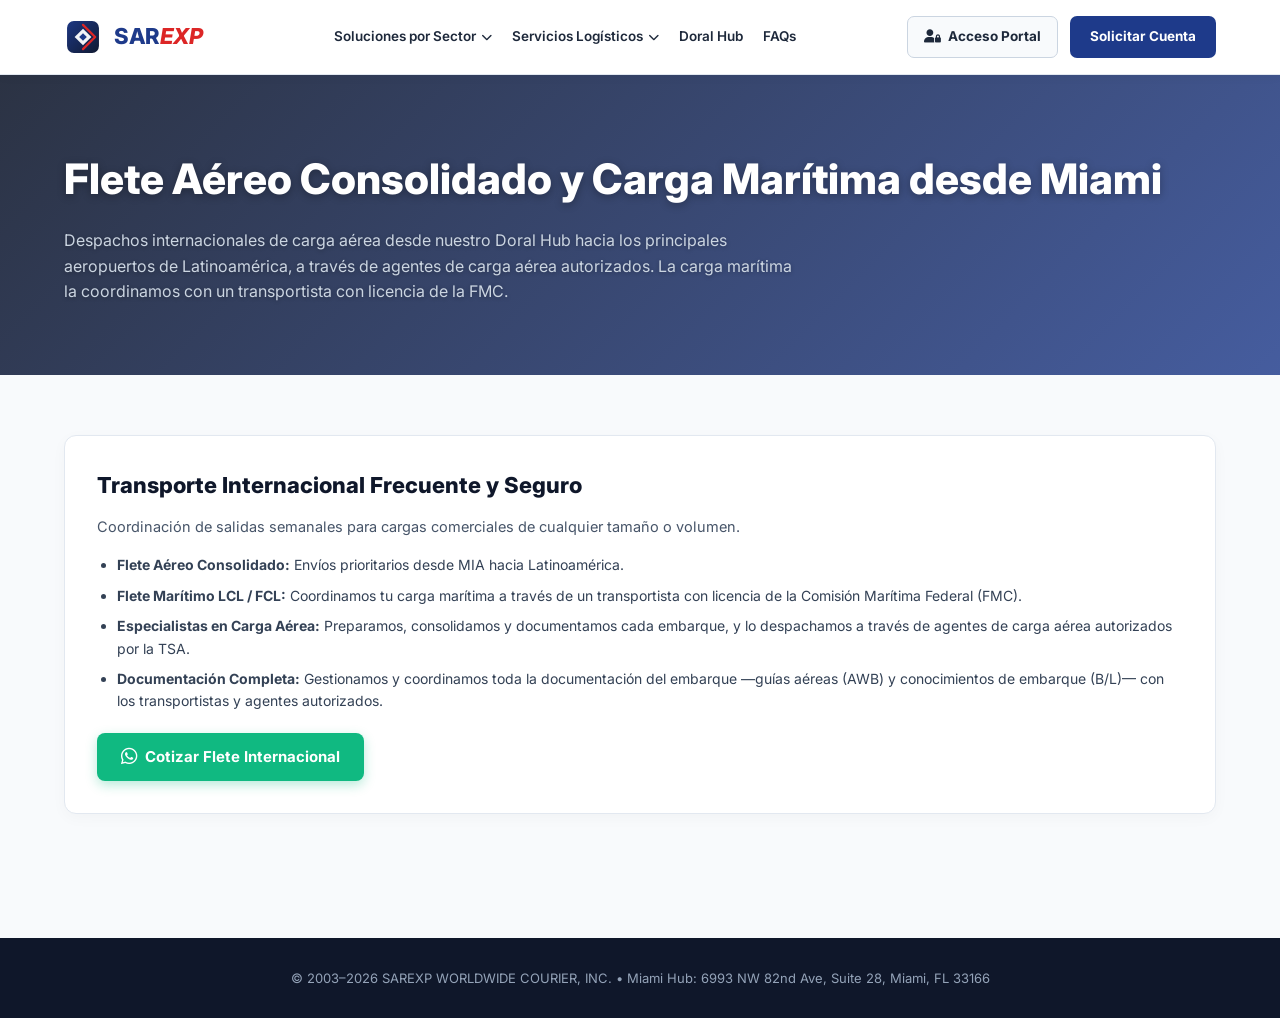
<file: despacho-aereo-maritimo.html>
<!DOCTYPE html>
<html lang="es">
<head>
<!-- Google tag (gtag.js) -->
<script async src="https://www.googletagmanager.com/gtag/js?id=G-RV68JNL536"></script>
<script>
  window.dataLayer = window.dataLayer || [];
  function gtag(){dataLayer.push(arguments);}
  gtag('js', new Date());
  gtag('config', 'G-RV68JNL536');
</script>
<meta charset="UTF-8">
<meta name="robots" content="noindex, nofollow, noarchive">
<meta name="viewport" content="width=device-width, initial-scale=1.0">
<title>Despacho Aéreo Consolidado y Carga Marítima desde Miami | SAREXP</title>
<link href="https://fonts.googleapis.com/css2?family=Inter:wght@400;500;600;700;800&display=swap" rel="stylesheet">
<link rel="stylesheet" href="https://cdnjs.cloudflare.com/ajax/libs/font-awesome/6.4.0/css/all.min.css">
<style>
*, *::before, *::after { box-sizing: border-box; margin: 0; padding: 0; }
body { font-family: 'Inter', sans-serif; background: #f8fafc; color: #334155; line-height: 1.6; }
.wrap { max-width: 1200px; margin: 0 auto; padding: 0 24px; }

header.navbar { background: #ffffff; border-bottom: 1px solid #e2e8f0; position: sticky; top: 0; z-index: 1000; box-shadow: 0 2px 10px rgba(0,0,0,0.04); }
.nav-wrap { max-width: 1200px; margin: 0 auto; padding: 0 24px; display: flex; align-items: center; justify-content: space-between; height: 74px; }
.logo { display: flex; align-items: center; gap: 12px; text-decoration: none; margin-right: 20px; flex-shrink: 0; }
.logo-text { font-size: 22px; font-weight: 800; letter-spacing: -0.5px; }
.logo-sar { color: #1e3a8a; }
.logo-exp { color: #dc2626; font-style: italic; }

nav.nav-links { display: flex; align-items: center; gap: 20px; }
nav.nav-links a { text-decoration: none; font-size: 13.5px; font-weight: 600; color: #1e293b; transition: color 0.2s; white-space: nowrap; }
nav.nav-links a:hover { color: #1e3a8a; }

.nav-item { position: relative; }
.nav-link-dropdown { text-decoration: none; font-size: 13.5px; font-weight: 600; color: #1e293b; display: flex; align-items: center; gap: 5px; cursor: pointer; padding: 8px 0; }
.dropdown-menu { display: none; position: absolute; top: 100%; left: 0; background: #ffffff; min-width: 250px; border: 1px solid #e2e8f0; border-radius: 8px; box-shadow: 0 10px 25px rgba(0,0,0,0.08); padding: 8px 0; z-index: 1000; }
.nav-item:hover .dropdown-menu { display: block; }
.dropdown-menu a { display: block; padding: 10px 16px; font-size: 13px; font-weight: 600; color: #334155; text-decoration: none; }
.dropdown-menu a:hover { background: #f8fafc; color: #1e3a8a; }

.nav-actions { display: flex; align-items: center; gap: 12px; flex-shrink: 0; }
.btn-login { display: inline-flex; align-items: center; gap: 7px; border: 1.5px solid #cbd5e1; background: #f8fafc; color: #1e293b; padding: 9px 16px; border-radius: 7px; font-size: 13.5px; font-weight: 700; text-decoration: none; }
.btn-cta { background: #1e3a8a; color: #ffffff !important; padding: 10px 20px; border-radius: 7px; font-weight: 700; font-size: 13.5px; text-decoration: none; }

.ham-btn { display: none; background: transparent; border: none; font-size: 24px; cursor: pointer; color: #1e293b; padding: 6px; }

.mobile-drawer { display: none; position: fixed; top: 0; left: 0; right: 0; bottom: 0; background: #ffffff; z-index: 2000; flex-direction: column; padding: 20px 24px; overflow-y: auto; }
.mobile-drawer.open { display: flex; }
.drawer-hdr { display: flex; align-items: center; justify-content: space-between; padding-bottom: 20px; border-bottom: 1px solid #e2e8f0; margin-bottom: 20px; }
.drawer-close { background: #f1f5f9; border: none; width: 40px; height: 40px; border-radius: 50%; font-size: 20px; color: #0f172a; cursor: pointer; display: flex; align-items: center; justify-content: center; }
.drawer-links { display: flex; flex-direction: column; gap: 14px; margin-bottom: 30px; }
.drawer-links a { text-decoration: none; font-size: 15px; font-weight: 700; color: #0f172a; padding: 10px 0; border-bottom: 1px solid #f8fafc; text-transform: uppercase; }
.drawer-sublink { font-size: 14px !important; font-weight: 600 !important; color: #475569 !important; padding-left: 14px !important; text-transform: none !important; }
.drawer-actions { margin-top: auto; display: flex; flex-direction: column; gap: 12px; padding-top: 20px; border-top: 1px solid #e2e8f0; }
.btn-mobile-portal { display: flex; align-items: center; justify-content: center; gap: 8px; background: #0f172a; color: #ffffff; padding: 14px; border-radius: 8px; font-weight: 700; font-size: 15px; text-decoration: none; text-transform: uppercase; }
.btn-mobile-cta { display: flex; align-items: center; justify-content: center; gap: 8px; background: #1e3a8a; color: #ffffff; padding: 14px; border-radius: 8px; font-weight: 700; font-size: 15px; text-decoration: none; text-transform: uppercase; }

@media (max-width: 992px) {
  nav.nav-links, .nav-actions { display: none; }
  .ham-btn { display: block; }
}

.hero-page { background: linear-gradient(135deg, rgba(15, 23, 42, 0.88) 0%, rgba(30, 58, 138, 0.82) 100%), url('https://images.unsplash.com/photo-1436491865332-7a61a109cc05?w=1600&q=80') center/cover no-repeat; color: #fff; padding: 70px 0; }
.hero-page h1 { font-size: clamp(26px, 4vw, 42px); font-weight: 800; margin-bottom: 16px; text-shadow: 0 2px 8px rgba(0,0,0,0.3); }
.hero-page p { font-size: 16px; color: #cbd5e1; max-width: 740px; line-height: 1.6; text-shadow: 0 1px 4px rgba(0,0,0,0.3); }

.section { padding: 60px 0; }
.card { background: #fff; border: 1px solid #e2e8f0; border-radius: 12px; padding: 32px; margin-bottom: 24px; box-shadow: 0 4px 15px rgba(0,0,0,0.03); }
.card h2 { font-size: 22px; font-weight: 800; color: #0f172a; margin-bottom: 12px; }
.card p { font-size: 14.5px; color: #475569; margin-bottom: 16px; }
ul { margin-left: 20px; margin-bottom: 20px; font-size: 14px; color: #334155; }
li { margin-bottom: 8px; }
.btn-wa-action { display: inline-flex; align-items: center; gap: 8px; background: #10b981; color: #fff; padding: 12px 24px; border-radius: 8px; text-decoration: none; font-weight: 700; font-size: 15px; box-shadow: 0 4px 12px rgba(16,185,129,0.3); transition: transform 0.2s; }
.btn-wa-action:hover { transform: translateY(-2px); }

footer { background: #0f172a; color: #94a3b8; padding: 30px 0; font-size: 13px; text-align: center; margin-top: 40px; }
</style>
</head>
<body>

<header class="navbar">
  <div class="nav-wrap">
    <a href="index.html" class="logo">
      <svg width="38" height="38" viewBox="0 0 100 100" fill="none">
        <rect x="8" y="8" width="84" height="84" rx="18" fill="url(#gBrand)"/>
        <path d="M28 50 L50 28 L72 50 L50 72Z" fill="#ffffff" opacity=".95"/>
        <path d="M40 50 L50 40 L60 50 L50 60Z" fill="#1e3a8a"/>
        <path d="M50 18 L82 50 L50 82" stroke="#dc2626" stroke-width="6" stroke-linecap="round" stroke-linejoin="round"/>
        <defs><linearGradient id="gBrand" x1="0" y1="0" x2="100" y2="100" gradientUnits="userSpaceOnUse"><stop stop-color="#1e3a8a"/><stop offset="1" stop-color="#0f172a"/></linearGradient></defs>
      </svg>
      <span class="logo-text"><span class="logo-sar">SAR</span><span class="logo-exp">EXP</span></span>
    </a>
    
    <nav class="nav-links">
      <div class="nav-item">
        <span class="nav-link-dropdown">Soluciones por Sector <i class="fa-solid fa-chevron-down" style="font-size:11px;"></i></span>
        <div class="dropdown-menu">
          <a href="couriers.html">Para Couriers & Mensajerías</a>
          <a href="prep-amazon.html">Amazon Prep & FBA Reetiquetado</a>
          <a href="importadores.html">Importadores Mayoristas & Empresas</a>
        </div>
      </div>
      <div class="nav-item">
        <span class="nav-link-dropdown">Servicios Logísticos <i class="fa-solid fa-chevron-down" style="font-size:11px;"></i></span>
        <div class="dropdown-menu">
          <a href="almacenaje-miami.html">Almacenaje en Miami (Doral)</a>
          <a href="pickups-usa.html">Pick-ups & Recolecciones EE.UU.</a>
          <a href="consolidacion.html">Reembalaje & Consolidación</a>
          <a href="despacho-aereo-maritimo.html">Despacho Aéreo / Marítimo</a>
          <a href="envios-express.html">Envíos Express via FedEx / UPS</a>
        </div>
      </div>
      <a href="index.html#deposito">Doral Hub</a>
      <a href="index.html#faq">FAQs</a>
    </nav>

    <div class="nav-actions">
      <a href="https://portal.sarexp.com/" class="btn-login"><i class="fa-solid fa-user-lock"></i> Acceso Portal</a>
      <a href="index.html#contacto" class="btn-cta">Solicitar Cuenta</a>
    </div>

    <button class="ham-btn" onclick="openDrawer()"><i class="fa-solid fa-bars"></i></button>
  </div>
</header>

<div class="mobile-drawer" id="mobile-drawer">
  <div class="drawer-hdr">
    <a href="index.html" class="logo" onclick="closeDrawer()">
      <svg width="34" height="34" viewBox="0 0 100 100" fill="none"><rect x="8" y="8" width="84" height="84" rx="18" fill="#1e3a8a"/><path d="M28 50 L50 28 L72 50 L50 72Z" fill="#ffffff" opacity=".95"/><path d="M40 50 L50 40 L60 50 L50 60Z" fill="#1e3a8a"/><path d="M50 18 L82 50 L50 82" stroke="#dc2626" stroke-width="6" stroke-linecap="round" stroke-linejoin="round"/></svg>
      <span class="logo-text"><span class="logo-sar">SAR</span><span class="logo-exp">EXP</span></span>
    </a>
    <button class="drawer-close" onclick="closeDrawer()"><i class="fa-solid fa-xmark"></i></button>
  </div>
  <div class="drawer-links">
    <a href="index.html" onclick="closeDrawer()">INICIO</a>
    <a href="couriers.html" class="drawer-sublink" onclick="closeDrawer()">• Para Couriers</a>
    <a href="prep-amazon.html" class="drawer-sublink" onclick="closeDrawer()">• Amazon Prep</a>
    <a href="importadores.html" class="drawer-sublink" onclick="closeDrawer()">• Importadores Mayoristas</a>
    <a href="almacenaje-miami.html" class="drawer-sublink" onclick="closeDrawer()">• Almacenaje en Miami</a>
    <a href="pickups-usa.html" class="drawer-sublink" onclick="closeDrawer()">• Pick-ups EE.UU.</a>
    <a href="consolidacion.html" class="drawer-sublink" onclick="closeDrawer()">• Consolidación</a>
    <a href="despacho-aereo-maritimo.html" class="drawer-sublink" onclick="closeDrawer()">• Despacho Aéreo/Marítimo</a>
    <a href="envios-express.html" class="drawer-sublink" onclick="closeDrawer()">• Envíos Express</a>
  </div>
  <div class="drawer-actions">
    <a href="https://portal.sarexp.com/" class="btn-mobile-portal" onclick="closeDrawer()"><i class="fa-solid fa-user-lock"></i> INGRESAR AL PORTAL</a>
    <a href="index.html#contacto" class="btn-mobile-cta" onclick="closeDrawer()"><i class="fa-solid fa-paper-plane"></i> SOLICITAR CUENTA</a>
  </div>
</div>

<section class="hero-page">
  <div class="wrap">
    <h1>Flete Aéreo Consolidado y Carga Marítima desde Miami</h1>
    <p>Despachos internacionales de carga aérea desde nuestro Doral Hub hacia los principales aeropuertos de Latinoamérica, a través de agentes de carga aérea autorizados. La carga marítima la coordinamos con un transportista con licencia de la FMC.</p>
  </div>
</section>

<main class="section">
  <div class="wrap">
    <div class="card">
      <h2>Transporte Internacional Frecuente y Seguro</h2>
      <p>Coordinación de salidas semanales para cargas comerciales de cualquier tamaño o volumen.</p>
      <ul>
        <li><strong>Flete Aéreo Consolidado:</strong> Envíos prioritarios desde MIA hacia Latinoamérica.</li>
        <li><strong>Flete Marítimo LCL / FCL:</strong> Coordinamos tu carga marítima a través de un transportista con licencia de la Comisión Marítima Federal (FMC).</li>
        <li><strong>Especialistas en Carga Aérea:</strong> Preparamos, consolidamos y documentamos cada embarque, y lo despachamos a través de agentes de carga aérea autorizados por la TSA.</li>
        <li><strong>Documentación Completa:</strong> Gestionamos y coordinamos toda la documentación del embarque —guías aéreas (AWB) y conocimientos de embarque (B/L)— con los transportistas y agentes autorizados.</li>
      </ul>
      <a href="https://wa.me/13054688404" target="_blank" class="btn-wa-action">
        <i class="fa-brands fa-whatsapp fa-lg"></i> Cotizar Flete Internacional
      </a>
    </div>
  </div>
</main>

<footer>
  &copy; 2003–2026 SAREXP WORLDWIDE COURIER, INC. &bull; Miami Hub: 6993 NW 82nd Ave, Suite 28, Miami, FL 33166
</footer>

<script>
function openDrawer() { document.getElementById('mobile-drawer').classList.add('open'); document.body.style.overflow = 'hidden'; }
function closeDrawer() { document.getElementById('mobile-drawer').classList.remove('open'); document.body.style.overflow = 'auto'; }
</script>
</body>
</html>
</file>
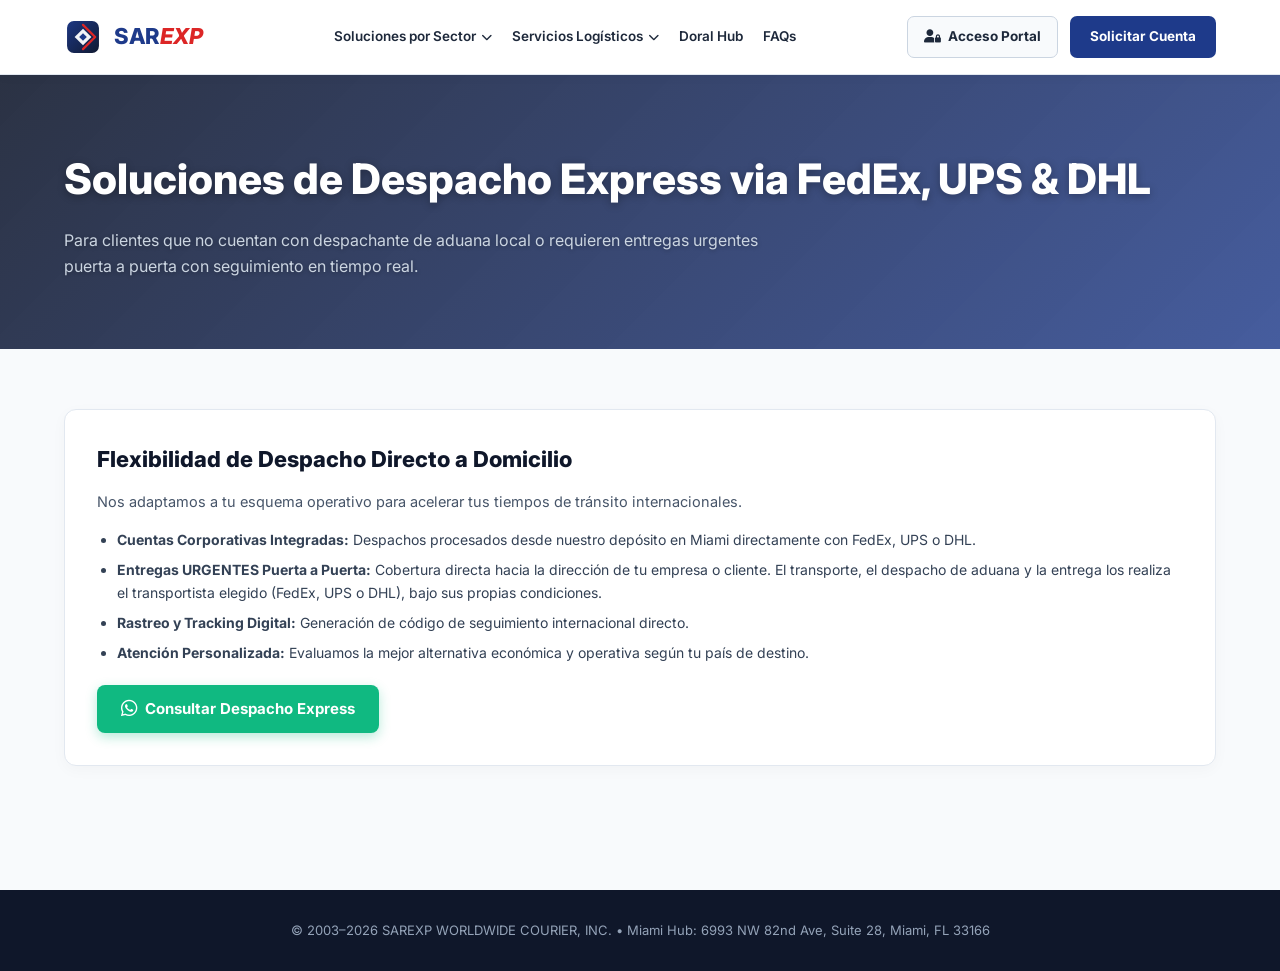
<file: envios-express.html>
<!DOCTYPE html>
<html lang="es">
<head>
<!-- Google tag (gtag.js) -->
<script async src="https://www.googletagmanager.com/gtag/js?id=G-RV68JNL536"></script>
<script>
  window.dataLayer = window.dataLayer || [];
  function gtag(){dataLayer.push(arguments);}
  gtag('js', new Date());
  gtag('config', 'G-RV68JNL536');
</script>
<meta charset="UTF-8">
<meta name="robots" content="noindex, nofollow, noarchive">
<meta name="viewport" content="width=device-width, initial-scale=1.0">
<title>Envíos Express Directos via FedEx & UPS | SAREXP Miami</title>
<link href="https://fonts.googleapis.com/css2?family=Inter:wght@400;500;600;700;800&display=swap" rel="stylesheet">
<link rel="stylesheet" href="https://cdnjs.cloudflare.com/ajax/libs/font-awesome/6.4.0/css/all.min.css">
<style>
*, *::before, *::after { box-sizing: border-box; margin: 0; padding: 0; }
body { font-family: 'Inter', sans-serif; background: #f8fafc; color: #334155; line-height: 1.6; }
.wrap { max-width: 1200px; margin: 0 auto; padding: 0 24px; }

header.navbar { background: #ffffff; border-bottom: 1px solid #e2e8f0; position: sticky; top: 0; z-index: 1000; box-shadow: 0 2px 10px rgba(0,0,0,0.04); }
.nav-wrap { max-width: 1200px; margin: 0 auto; padding: 0 24px; display: flex; align-items: center; justify-content: space-between; height: 74px; }
.logo { display: flex; align-items: center; gap: 12px; text-decoration: none; margin-right: 20px; flex-shrink: 0; }
.logo-text { font-size: 22px; font-weight: 800; letter-spacing: -0.5px; }
.logo-sar { color: #1e3a8a; }
.logo-exp { color: #dc2626; font-style: italic; }

nav.nav-links { display: flex; align-items: center; gap: 20px; }
nav.nav-links a { text-decoration: none; font-size: 13.5px; font-weight: 600; color: #1e293b; transition: color 0.2s; white-space: nowrap; }
nav.nav-links a:hover { color: #1e3a8a; }

.nav-item { position: relative; }
.nav-link-dropdown { text-decoration: none; font-size: 13.5px; font-weight: 600; color: #1e293b; display: flex; align-items: center; gap: 5px; cursor: pointer; padding: 8px 0; }
.dropdown-menu { display: none; position: absolute; top: 100%; left: 0; background: #ffffff; min-width: 250px; border: 1px solid #e2e8f0; border-radius: 8px; box-shadow: 0 10px 25px rgba(0,0,0,0.08); padding: 8px 0; z-index: 1000; }
.nav-item:hover .dropdown-menu { display: block; }
.dropdown-menu a { display: block; padding: 10px 16px; font-size: 13px; font-weight: 600; color: #334155; text-decoration: none; }
.dropdown-menu a:hover { background: #f8fafc; color: #1e3a8a; }

.nav-actions { display: flex; align-items: center; gap: 12px; flex-shrink: 0; }
.btn-login { display: inline-flex; align-items: center; gap: 7px; border: 1.5px solid #cbd5e1; background: #f8fafc; color: #1e293b; padding: 9px 16px; border-radius: 7px; font-size: 13.5px; font-weight: 700; text-decoration: none; }
.btn-cta { background: #1e3a8a; color: #ffffff !important; padding: 10px 20px; border-radius: 7px; font-weight: 700; font-size: 13.5px; text-decoration: none; }

.ham-btn { display: none; background: transparent; border: none; font-size: 24px; cursor: pointer; color: #1e293b; padding: 6px; }

.mobile-drawer { display: none; position: fixed; top: 0; left: 0; right: 0; bottom: 0; background: #ffffff; z-index: 2000; flex-direction: column; padding: 20px 24px; overflow-y: auto; }
.mobile-drawer.open { display: flex; }
.drawer-hdr { display: flex; align-items: center; justify-content: space-between; padding-bottom: 20px; border-bottom: 1px solid #e2e8f0; margin-bottom: 20px; }
.drawer-close { background: #f1f5f9; border: none; width: 40px; height: 40px; border-radius: 50%; font-size: 20px; color: #0f172a; cursor: pointer; display: flex; align-items: center; justify-content: center; }
.drawer-links { display: flex; flex-direction: column; gap: 14px; margin-bottom: 30px; }
.drawer-links a { text-decoration: none; font-size: 15px; font-weight: 700; color: #0f172a; padding: 10px 0; border-bottom: 1px solid #f8fafc; text-transform: uppercase; }
.drawer-sublink { font-size: 14px !important; font-weight: 600 !important; color: #475569 !important; padding-left: 14px !important; text-transform: none !important; }
.drawer-actions { margin-top: auto; display: flex; flex-direction: column; gap: 12px; padding-top: 20px; border-top: 1px solid #e2e8f0; }
.btn-mobile-portal { display: flex; align-items: center; justify-content: center; gap: 8px; background: #0f172a; color: #ffffff; padding: 14px; border-radius: 8px; font-weight: 700; font-size: 15px; text-decoration: none; text-transform: uppercase; }
.btn-mobile-cta { display: flex; align-items: center; justify-content: center; gap: 8px; background: #1e3a8a; color: #ffffff; padding: 14px; border-radius: 8px; font-weight: 700; font-size: 15px; text-decoration: none; text-transform: uppercase; }

@media (max-width: 992px) {
  nav.nav-links, .nav-actions { display: none; }
  .ham-btn { display: block; }
}

.hero-page { background: linear-gradient(135deg, rgba(15, 23, 42, 0.88) 0%, rgba(30, 58, 138, 0.82) 100%), url('https://images.unsplash.com/photo-1454165804606-c3d57bc86b40?w=1600&q=80') center/cover no-repeat; color: #fff; padding: 70px 0; }
.hero-page h1 { font-size: clamp(26px, 4vw, 42px); font-weight: 800; margin-bottom: 16px; text-shadow: 0 2px 8px rgba(0,0,0,0.3); }
.hero-page p { font-size: 16px; color: #cbd5e1; max-width: 740px; line-height: 1.6; text-shadow: 0 1px 4px rgba(0,0,0,0.3); }

.section { padding: 60px 0; }
.card { background: #fff; border: 1px solid #e2e8f0; border-radius: 12px; padding: 32px; margin-bottom: 24px; box-shadow: 0 4px 15px rgba(0,0,0,0.03); }
.card h2 { font-size: 22px; font-weight: 800; color: #0f172a; margin-bottom: 12px; }
.card p { font-size: 14.5px; color: #475569; margin-bottom: 16px; }
ul { margin-left: 20px; margin-bottom: 20px; font-size: 14px; color: #334155; }
li { margin-bottom: 8px; }
.btn-wa-action { display: inline-flex; align-items: center; gap: 8px; background: #10b981; color: #fff; padding: 12px 24px; border-radius: 8px; text-decoration: none; font-weight: 700; font-size: 15px; box-shadow: 0 4px 12px rgba(16,185,129,0.3); transition: transform 0.2s; }
.btn-wa-action:hover { transform: translateY(-2px); }

footer { background: #0f172a; color: #94a3b8; padding: 30px 0; font-size: 13px; text-align: center; margin-top: 40px; }
</style>
</head>
<body>

<header class="navbar">
  <div class="nav-wrap">
    <a href="index.html" class="logo">
      <svg width="38" height="38" viewBox="0 0 100 100" fill="none">
        <rect x="8" y="8" width="84" height="84" rx="18" fill="url(#gBrand)"/>
        <path d="M28 50 L50 28 L72 50 L50 72Z" fill="#ffffff" opacity=".95"/>
        <path d="M40 50 L50 40 L60 50 L50 60Z" fill="#1e3a8a"/>
        <path d="M50 18 L82 50 L50 82" stroke="#dc2626" stroke-width="6" stroke-linecap="round" stroke-linejoin="round"/>
        <defs><linearGradient id="gBrand" x1="0" y1="0" x2="100" y2="100" gradientUnits="userSpaceOnUse"><stop stop-color="#1e3a8a"/><stop offset="1" stop-color="#0f172a"/></linearGradient></defs>
      </svg>
      <span class="logo-text"><span class="logo-sar">SAR</span><span class="logo-exp">EXP</span></span>
    </a>
    
    <nav class="nav-links">
      <div class="nav-item">
        <span class="nav-link-dropdown">Soluciones por Sector <i class="fa-solid fa-chevron-down" style="font-size:11px;"></i></span>
        <div class="dropdown-menu">
          <a href="couriers.html">Para Couriers & Mensajerías</a>
          <a href="prep-amazon.html">Amazon Prep & FBA Reetiquetado</a>
          <a href="importadores.html">Importadores Mayoristas & Empresas</a>
        </div>
      </div>
      <div class="nav-item">
        <span class="nav-link-dropdown">Servicios Logísticos <i class="fa-solid fa-chevron-down" style="font-size:11px;"></i></span>
        <div class="dropdown-menu">
          <a href="almacenaje-miami.html">Almacenaje en Miami (Doral)</a>
          <a href="pickups-usa.html">Pick-ups & Recolecciones EE.UU.</a>
          <a href="consolidacion.html">Reembalaje & Consolidación</a>
          <a href="despacho-aereo-maritimo.html">Despacho Aéreo / Marítimo</a>
          <a href="envios-express.html">Envíos Express via FedEx / UPS</a>
        </div>
      </div>
      <a href="index.html#deposito">Doral Hub</a>
      <a href="index.html#faq">FAQs</a>
    </nav>

    <div class="nav-actions">
      <a href="https://portal.sarexp.com/" class="btn-login"><i class="fa-solid fa-user-lock"></i> Acceso Portal</a>
      <a href="index.html#contacto" class="btn-cta">Solicitar Cuenta</a>
    </div>

    <button class="ham-btn" onclick="openDrawer()"><i class="fa-solid fa-bars"></i></button>
  </div>
</header>

<div class="mobile-drawer" id="mobile-drawer">
  <div class="drawer-hdr">
    <a href="index.html" class="logo" onclick="closeDrawer()">
      <svg width="34" height="34" viewBox="0 0 100 100" fill="none"><rect x="8" y="8" width="84" height="84" rx="18" fill="#1e3a8a"/><path d="M28 50 L50 28 L72 50 L50 72Z" fill="#ffffff" opacity=".95"/><path d="M40 50 L50 40 L60 50 L50 60Z" fill="#1e3a8a"/><path d="M50 18 L82 50 L50 82" stroke="#dc2626" stroke-width="6" stroke-linecap="round" stroke-linejoin="round"/></svg>
      <span class="logo-text"><span class="logo-sar">SAR</span><span class="logo-exp">EXP</span></span>
    </a>
    <button class="drawer-close" onclick="closeDrawer()"><i class="fa-solid fa-xmark"></i></button>
  </div>
  <div class="drawer-links">
    <a href="index.html" onclick="closeDrawer()">INICIO</a>
    <a href="couriers.html" class="drawer-sublink" onclick="closeDrawer()">• Para Couriers</a>
    <a href="prep-amazon.html" class="drawer-sublink" onclick="closeDrawer()">• Amazon Prep</a>
    <a href="importadores.html" class="drawer-sublink" onclick="closeDrawer()">• Importadores Mayoristas</a>
    <a href="almacenaje-miami.html" class="drawer-sublink" onclick="closeDrawer()">• Almacenaje en Miami</a>
    <a href="pickups-usa.html" class="drawer-sublink" onclick="closeDrawer()">• Pick-ups EE.UU.</a>
    <a href="consolidacion.html" class="drawer-sublink" onclick="closeDrawer()">• Consolidación</a>
    <a href="despacho-aereo-maritimo.html" class="drawer-sublink" onclick="closeDrawer()">• Despacho Aéreo/Marítimo</a>
    <a href="envios-express.html" class="drawer-sublink" onclick="closeDrawer()">• Envíos Express</a>
  </div>
  <div class="drawer-actions">
    <a href="https://portal.sarexp.com/" class="btn-mobile-portal" onclick="closeDrawer()"><i class="fa-solid fa-user-lock"></i> INGRESAR AL PORTAL</a>
    <a href="index.html#contacto" class="btn-mobile-cta" onclick="closeDrawer()"><i class="fa-solid fa-paper-plane"></i> SOLICITAR CUENTA</a>
  </div>
</div>

<section class="hero-page">
  <div class="wrap">
    <h1>Soluciones de Despacho Express via FedEx, UPS & DHL</h1>
    <p>Para clientes que no cuentan con despachante de aduana local o requieren entregas urgentes puerta a puerta con seguimiento en tiempo real.</p>
  </div>
</section>

<main class="section">
  <div class="wrap">
    <div class="card">
      <h2>Flexibilidad de Despacho Directo a Domicilio</h2>
      <p>Nos adaptamos a tu esquema operativo para acelerar tus tiempos de tránsito internacionales.</p>
      <ul>
        <li><strong>Cuentas Corporativas Integradas:</strong> Despachos procesados desde nuestro depósito en Miami directamente con FedEx, UPS o DHL.</li>
        <li><strong>Entregas URGENTES Puerta a Puerta:</strong> Cobertura directa hacia la dirección de tu empresa o cliente. El transporte, el despacho de aduana y la entrega los realiza el transportista elegido (FedEx, UPS o DHL), bajo sus propias condiciones.</li>
        <li><strong>Rastreo y Tracking Digital:</strong> Generación de código de seguimiento internacional directo.</li>
        <li><strong>Atención Personalizada:</strong> Evaluamos la mejor alternativa económica y operativa según tu país de destino.</li>
      </ul>
      <a href="https://wa.me/13054688404" target="_blank" class="btn-wa-action">
        <i class="fa-brands fa-whatsapp fa-lg"></i> Consultar Despacho Express
      </a>
    </div>
  </div>
</main>

<footer>
  &copy; 2003–2026 SAREXP WORLDWIDE COURIER, INC. &bull; Miami Hub: 6993 NW 82nd Ave, Suite 28, Miami, FL 33166
</footer>

<script>
function openDrawer() { document.getElementById('mobile-drawer').classList.add('open'); document.body.style.overflow = 'hidden'; }
function closeDrawer() { document.getElementById('mobile-drawer').classList.remove('open'); document.body.style.overflow = 'auto'; }
</script>
</body>
</html>
</file>
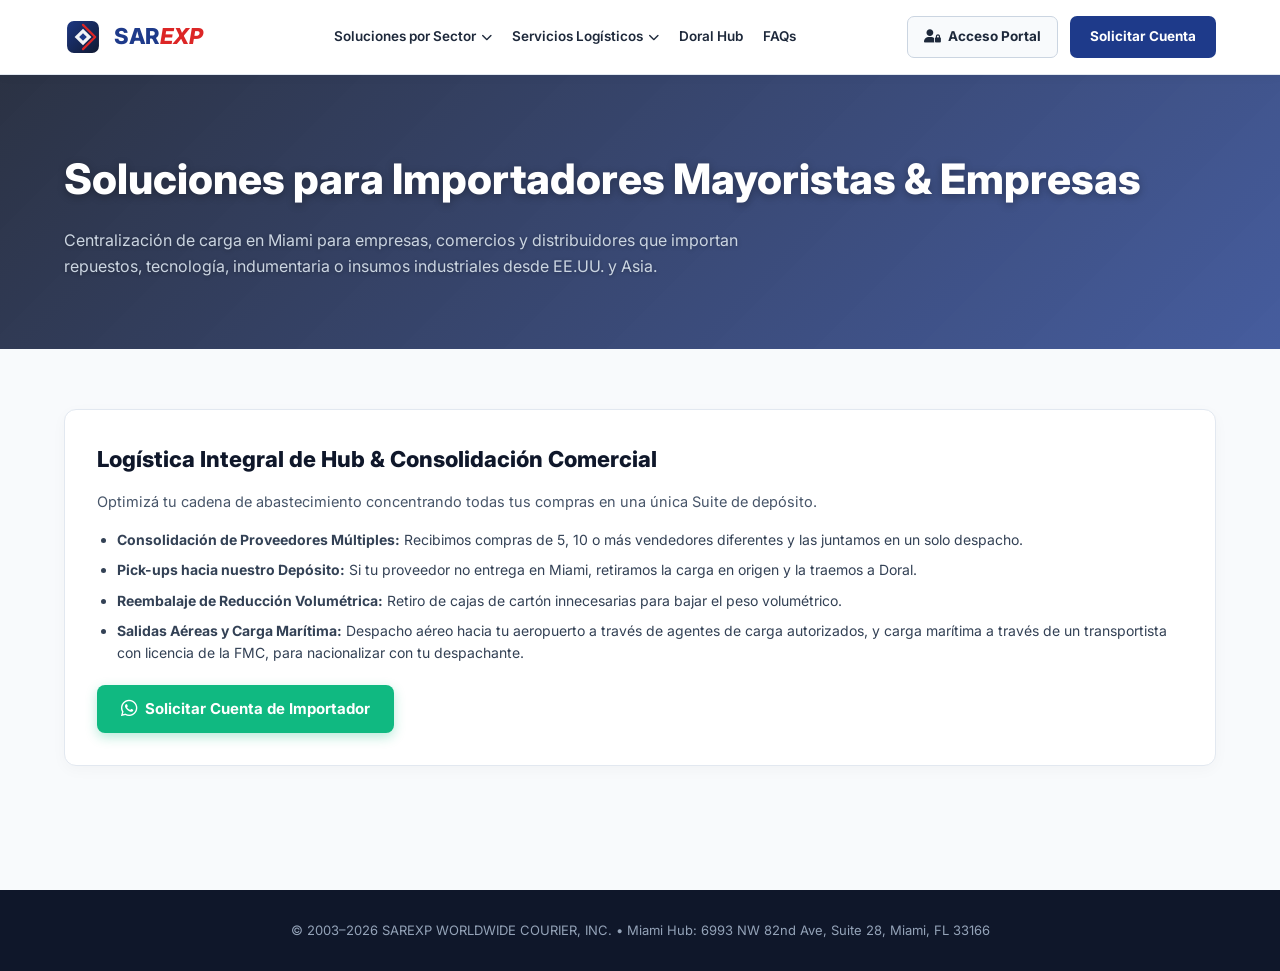
<file: importadores.html>
<!DOCTYPE html>
<html lang="es">
<head>
<!-- Google tag (gtag.js) -->
<script async src="https://www.googletagmanager.com/gtag/js?id=G-RV68JNL536"></script>
<script>
  window.dataLayer = window.dataLayer || [];
  function gtag(){dataLayer.push(arguments);}
  gtag('js', new Date());
  gtag('config', 'G-RV68JNL536');
</script>
<meta charset="UTF-8">
<meta name="robots" content="noindex, nofollow, noarchive">
<meta name="viewport" content="width=device-width, initial-scale=1.0">
<title>Soluciones para Importadores Mayoristas & Empresas | SAREXP Miami</title>
<link href="https://fonts.googleapis.com/css2?family=Inter:wght@400;500;600;700;800&display=swap" rel="stylesheet">
<link rel="stylesheet" href="https://cdnjs.cloudflare.com/ajax/libs/font-awesome/6.4.0/css/all.min.css">
<style>
*, *::before, *::after { box-sizing: border-box; margin: 0; padding: 0; }
body { font-family: 'Inter', sans-serif; background: #f8fafc; color: #334155; line-height: 1.6; }
.wrap { max-width: 1200px; margin: 0 auto; padding: 0 24px; }

header.navbar { background: #ffffff; border-bottom: 1px solid #e2e8f0; position: sticky; top: 0; z-index: 1000; box-shadow: 0 2px 10px rgba(0,0,0,0.04); }
.nav-wrap { max-width: 1200px; margin: 0 auto; padding: 0 24px; display: flex; align-items: center; justify-content: space-between; height: 74px; }
.logo { display: flex; align-items: center; gap: 12px; text-decoration: none; margin-right: 20px; flex-shrink: 0; }
.logo-text { font-size: 22px; font-weight: 800; letter-spacing: -0.5px; }
.logo-sar { color: #1e3a8a; }
.logo-exp { color: #dc2626; font-style: italic; }

nav.nav-links { display: flex; align-items: center; gap: 20px; }
nav.nav-links a { text-decoration: none; font-size: 13.5px; font-weight: 600; color: #1e293b; transition: color 0.2s; white-space: nowrap; }
nav.nav-links a:hover { color: #1e3a8a; }

.nav-item { position: relative; }
.nav-link-dropdown { text-decoration: none; font-size: 13.5px; font-weight: 600; color: #1e293b; display: flex; align-items: center; gap: 5px; cursor: pointer; padding: 8px 0; }
.dropdown-menu { display: none; position: absolute; top: 100%; left: 0; background: #ffffff; min-width: 250px; border: 1px solid #e2e8f0; border-radius: 8px; box-shadow: 0 10px 25px rgba(0,0,0,0.08); padding: 8px 0; z-index: 1000; }
.nav-item:hover .dropdown-menu { display: block; }
.dropdown-menu a { display: block; padding: 10px 16px; font-size: 13px; font-weight: 600; color: #334155; text-decoration: none; }
.dropdown-menu a:hover { background: #f8fafc; color: #1e3a8a; }

.nav-actions { display: flex; align-items: center; gap: 12px; flex-shrink: 0; }
.btn-login { display: inline-flex; align-items: center; gap: 7px; border: 1.5px solid #cbd5e1; background: #f8fafc; color: #1e293b; padding: 9px 16px; border-radius: 7px; font-size: 13.5px; font-weight: 700; text-decoration: none; }
.btn-cta { background: #1e3a8a; color: #ffffff !important; padding: 10px 20px; border-radius: 7px; font-weight: 700; font-size: 13.5px; text-decoration: none; }

.ham-btn { display: none; background: transparent; border: none; font-size: 24px; cursor: pointer; color: #1e293b; padding: 6px; }

.mobile-drawer { display: none; position: fixed; top: 0; left: 0; right: 0; bottom: 0; background: #ffffff; z-index: 2000; flex-direction: column; padding: 20px 24px; overflow-y: auto; }
.mobile-drawer.open { display: flex; }
.drawer-hdr { display: flex; align-items: center; justify-content: space-between; padding-bottom: 20px; border-bottom: 1px solid #e2e8f0; margin-bottom: 20px; }
.drawer-close { background: #f1f5f9; border: none; width: 40px; height: 40px; border-radius: 50%; font-size: 20px; color: #0f172a; cursor: pointer; display: flex; align-items: center; justify-content: center; }
.drawer-links { display: flex; flex-direction: column; gap: 14px; margin-bottom: 30px; }
.drawer-links a { text-decoration: none; font-size: 15px; font-weight: 700; color: #0f172a; padding: 10px 0; border-bottom: 1px solid #f8fafc; text-transform: uppercase; }
.drawer-sublink { font-size: 14px !important; font-weight: 600 !important; color: #475569 !important; padding-left: 14px !important; text-transform: none !important; }
.drawer-actions { margin-top: auto; display: flex; flex-direction: column; gap: 12px; padding-top: 20px; border-top: 1px solid #e2e8f0; }
.btn-mobile-portal { display: flex; align-items: center; justify-content: center; gap: 8px; background: #0f172a; color: #ffffff; padding: 14px; border-radius: 8px; font-weight: 700; font-size: 15px; text-decoration: none; text-transform: uppercase; }
.btn-mobile-cta { display: flex; align-items: center; justify-content: center; gap: 8px; background: #1e3a8a; color: #ffffff; padding: 14px; border-radius: 8px; font-weight: 700; font-size: 15px; text-decoration: none; text-transform: uppercase; }

@media (max-width: 992px) {
  nav.nav-links, .nav-actions { display: none; }
  .ham-btn { display: block; }
}

.hero-page { background: linear-gradient(135deg, rgba(15, 23, 42, 0.88) 0%, rgba(30, 58, 138, 0.82) 100%), url('https://images.unsplash.com/photo-1586528116311-ad8dd3c8310d?w=1600&q=80') center/cover no-repeat; color: #fff; padding: 70px 0; }
.hero-page h1 { font-size: clamp(26px, 4vw, 42px); font-weight: 800; margin-bottom: 16px; text-shadow: 0 2px 8px rgba(0,0,0,0.3); }
.hero-page p { font-size: 16px; color: #cbd5e1; max-width: 740px; line-height: 1.6; text-shadow: 0 1px 4px rgba(0,0,0,0.3); }

.section { padding: 60px 0; }
.card { background: #fff; border: 1px solid #e2e8f0; border-radius: 12px; padding: 32px; margin-bottom: 24px; box-shadow: 0 4px 15px rgba(0,0,0,0.03); }
.card h2 { font-size: 22px; font-weight: 800; color: #0f172a; margin-bottom: 12px; }
.card p { font-size: 14.5px; color: #475569; margin-bottom: 16px; }
ul { margin-left: 20px; margin-bottom: 20px; font-size: 14px; color: #334155; }
li { margin-bottom: 8px; }
.btn-wa-action { display: inline-flex; align-items: center; gap: 8px; background: #10b981; color: #fff; padding: 12px 24px; border-radius: 8px; text-decoration: none; font-weight: 700; font-size: 15px; box-shadow: 0 4px 12px rgba(16,185,129,0.3); transition: transform 0.2s; }
.btn-wa-action:hover { transform: translateY(-2px); }

footer { background: #0f172a; color: #94a3b8; padding: 30px 0; font-size: 13px; text-align: center; margin-top: 40px; }
</style>
</head>
<body>

<header class="navbar">
  <div class="nav-wrap">
    <a href="index.html" class="logo">
      <svg width="38" height="38" viewBox="0 0 100 100" fill="none">
        <rect x="8" y="8" width="84" height="84" rx="18" fill="url(#gBrand)"/>
        <path d="M28 50 L50 28 L72 50 L50 72Z" fill="#ffffff" opacity=".95"/>
        <path d="M40 50 L50 40 L60 50 L50 60Z" fill="#1e3a8a"/>
        <path d="M50 18 L82 50 L50 82" stroke="#dc2626" stroke-width="6" stroke-linecap="round" stroke-linejoin="round"/>
        <defs><linearGradient id="gBrand" x1="0" y1="0" x2="100" y2="100" gradientUnits="userSpaceOnUse"><stop stop-color="#1e3a8a"/><stop offset="1" stop-color="#0f172a"/></linearGradient></defs>
      </svg>
      <span class="logo-text"><span class="logo-sar">SAR</span><span class="logo-exp">EXP</span></span>
    </a>
    
    <nav class="nav-links">
      <div class="nav-item">
        <span class="nav-link-dropdown">Soluciones por Sector <i class="fa-solid fa-chevron-down" style="font-size:11px;"></i></span>
        <div class="dropdown-menu">
          <a href="couriers.html">Para Couriers & Mensajerías</a>
          <a href="prep-amazon.html">Amazon Prep & FBA Reetiquetado</a>
          <a href="importadores.html">Importadores Mayoristas & Empresas</a>
        </div>
      </div>
      <div class="nav-item">
        <span class="nav-link-dropdown">Servicios Logísticos <i class="fa-solid fa-chevron-down" style="font-size:11px;"></i></span>
        <div class="dropdown-menu">
          <a href="almacenaje-miami.html">Almacenaje en Miami (Doral)</a>
          <a href="pickups-usa.html">Pick-ups & Recolecciones EE.UU.</a>
          <a href="consolidacion.html">Reembalaje & Consolidación</a>
          <a href="despacho-aereo-maritimo.html">Despacho Aéreo / Marítimo</a>
          <a href="envios-express.html">Envíos Express via FedEx / UPS</a>
        </div>
      </div>
      <a href="index.html#deposito">Doral Hub</a>
      <a href="index.html#faq">FAQs</a>
    </nav>

    <div class="nav-actions">
      <a href="https://portal.sarexp.com/" class="btn-login"><i class="fa-solid fa-user-lock"></i> Acceso Portal</a>
      <a href="index.html#contacto" class="btn-cta">Solicitar Cuenta</a>
    </div>

    <button class="ham-btn" onclick="openDrawer()"><i class="fa-solid fa-bars"></i></button>
  </div>
</header>

<div class="mobile-drawer" id="mobile-drawer">
  <div class="drawer-hdr">
    <a href="index.html" class="logo" onclick="closeDrawer()">
      <svg width="34" height="34" viewBox="0 0 100 100" fill="none"><rect x="8" y="8" width="84" height="84" rx="18" fill="#1e3a8a"/><path d="M28 50 L50 28 L72 50 L50 72Z" fill="#ffffff" opacity=".95"/><path d="M40 50 L50 40 L60 50 L50 60Z" fill="#1e3a8a"/><path d="M50 18 L82 50 L50 82" stroke="#dc2626" stroke-width="6" stroke-linecap="round" stroke-linejoin="round"/></svg>
      <span class="logo-text"><span class="logo-sar">SAR</span><span class="logo-exp">EXP</span></span>
    </a>
    <button class="drawer-close" onclick="closeDrawer()"><i class="fa-solid fa-xmark"></i></button>
  </div>
  <div class="drawer-links">
    <a href="index.html" onclick="closeDrawer()">INICIO</a>
    <a href="couriers.html" class="drawer-sublink" onclick="closeDrawer()">• Para Couriers</a>
    <a href="prep-amazon.html" class="drawer-sublink" onclick="closeDrawer()">• Amazon Prep</a>
    <a href="importadores.html" class="drawer-sublink" onclick="closeDrawer()">• Importadores Mayoristas</a>
    <a href="almacenaje-miami.html" class="drawer-sublink" onclick="closeDrawer()">• Almacenaje en Miami</a>
    <a href="pickups-usa.html" class="drawer-sublink" onclick="closeDrawer()">• Pick-ups EE.UU.</a>
    <a href="consolidacion.html" class="drawer-sublink" onclick="closeDrawer()">• Consolidación</a>
    <a href="despacho-aereo-maritimo.html" class="drawer-sublink" onclick="closeDrawer()">• Despacho Aéreo/Marítimo</a>
    <a href="envios-express.html" class="drawer-sublink" onclick="closeDrawer()">• Envíos Express</a>
  </div>
  <div class="drawer-actions">
    <a href="https://portal.sarexp.com/" class="btn-mobile-portal" onclick="closeDrawer()"><i class="fa-solid fa-user-lock"></i> INGRESAR AL PORTAL</a>
    <a href="index.html#contacto" class="btn-mobile-cta" onclick="closeDrawer()"><i class="fa-solid fa-paper-plane"></i> SOLICITAR CUENTA</a>
  </div>
</div>

<section class="hero-page">
  <div class="wrap">
    <h1>Soluciones para Importadores Mayoristas & Empresas</h1>
    <p>Centralización de carga en Miami para empresas, comercios y distribuidores que importan repuestos, tecnología, indumentaria o insumos industriales desde EE.UU. y Asia.</p>
  </div>
</section>

<main class="section">
  <div class="wrap">
    <div class="card">
      <h2>Logística Integral de Hub & Consolidación Comercial</h2>
      <p>Optimizá tu cadena de abastecimiento concentrando todas tus compras en una única Suite de depósito.</p>
      <ul>
        <li><strong>Consolidación de Proveedores Múltiples:</strong> Recibimos compras de 5, 10 o más vendedores diferentes y las juntamos en un solo despacho.</li>
        <li><strong>Pick-ups hacia nuestro Depósito:</strong> Si tu proveedor no entrega en Miami, retiramos la carga en origen y la traemos a Doral.</li>
        <li><strong>Reembalaje de Reducción Volumétrica:</strong> Retiro de cajas de cartón innecesarias para bajar el peso volumétrico.</li>
        <li><strong>Salidas Aéreas y Carga Marítima:</strong> Despacho aéreo hacia tu aeropuerto a través de agentes de carga autorizados, y carga marítima a través de un transportista con licencia de la FMC, para nacionalizar con tu despachante.</li>
      </ul>
      <a href="https://wa.me/13054688404" target="_blank" class="btn-wa-action">
        <i class="fa-brands fa-whatsapp fa-lg"></i> Solicitar Cuenta de Importador
      </a>
    </div>
  </div>
</main>

<footer>
  &copy; 2003–2026 SAREXP WORLDWIDE COURIER, INC. &bull; Miami Hub: 6993 NW 82nd Ave, Suite 28, Miami, FL 33166
</footer>

<script>
function openDrawer() { document.getElementById('mobile-drawer').classList.add('open'); document.body.style.overflow = 'hidden'; }
function closeDrawer() { document.getElementById('mobile-drawer').classList.remove('open'); document.body.style.overflow = 'auto'; }
</script>
</body>
</html>
</file>
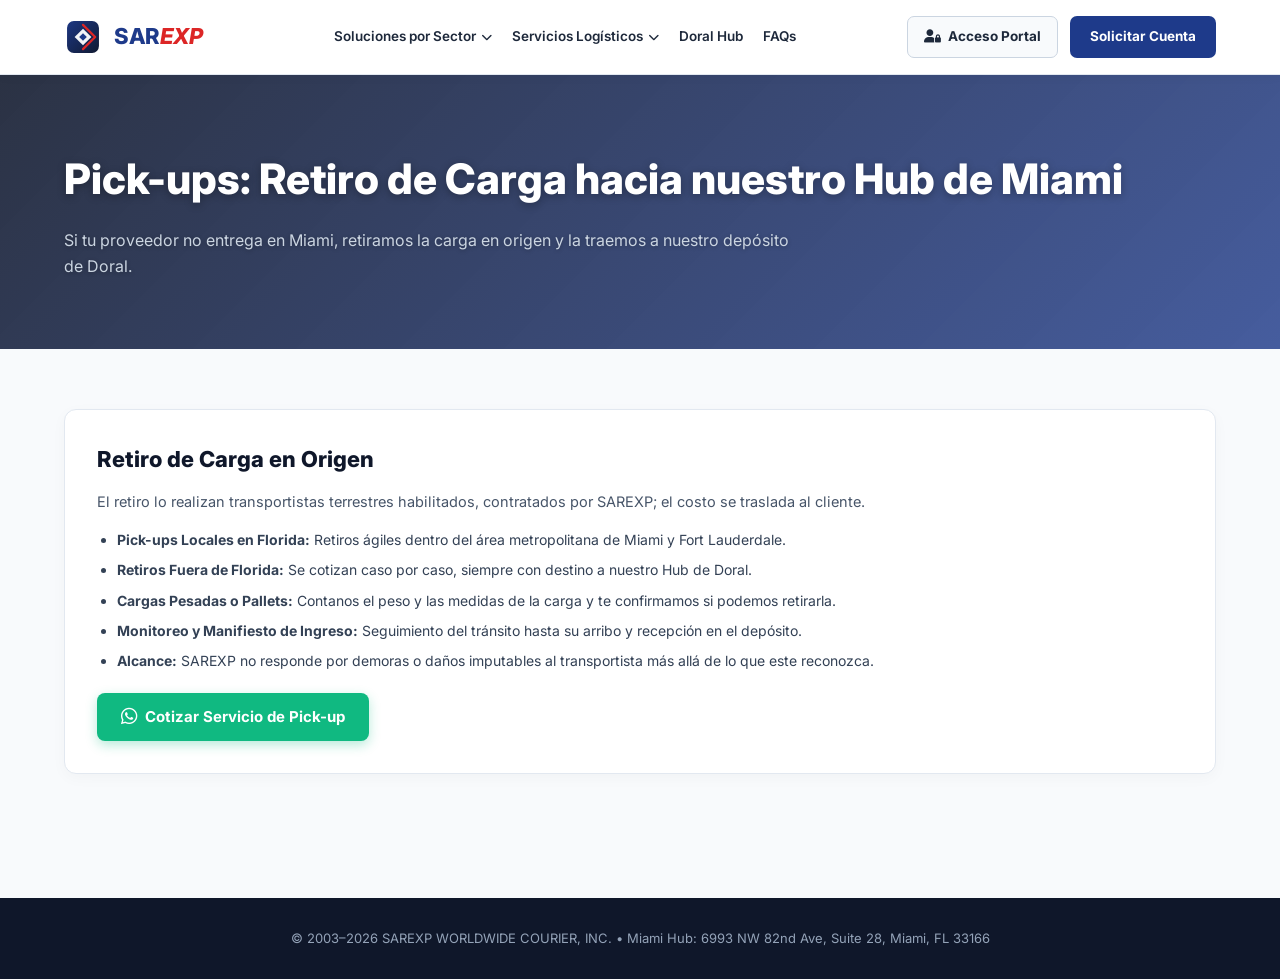
<file: pickups-usa.html>
<!DOCTYPE html>
<html lang="es">
<head>
<!-- Google tag (gtag.js) -->
<script async src="https://www.googletagmanager.com/gtag/js?id=G-RV68JNL536"></script>
<script>
  window.dataLayer = window.dataLayer || [];
  function gtag(){dataLayer.push(arguments);}
  gtag('js', new Date());
  gtag('config', 'G-RV68JNL536');
</script>
<meta charset="UTF-8">
<meta name="robots" content="noindex, nofollow, noarchive">
<meta name="viewport" content="width=device-width, initial-scale=1.0">
<title>Pick-ups: Retiro de Carga hacia nuestro Hub de Miami | SAREXP</title>
<link href="https://fonts.googleapis.com/css2?family=Inter:wght@400;500;600;700;800&display=swap" rel="stylesheet">
<link rel="stylesheet" href="https://cdnjs.cloudflare.com/ajax/libs/font-awesome/6.4.0/css/all.min.css">
<style>
*, *::before, *::after { box-sizing: border-box; margin: 0; padding: 0; }
body { font-family: 'Inter', sans-serif; background: #f8fafc; color: #334155; line-height: 1.6; }
.wrap { max-width: 1200px; margin: 0 auto; padding: 0 24px; }

header.navbar { background: #ffffff; border-bottom: 1px solid #e2e8f0; position: sticky; top: 0; z-index: 1000; box-shadow: 0 2px 10px rgba(0,0,0,0.04); }
.nav-wrap { max-width: 1200px; margin: 0 auto; padding: 0 24px; display: flex; align-items: center; justify-content: space-between; height: 74px; }
.logo { display: flex; align-items: center; gap: 12px; text-decoration: none; margin-right: 20px; flex-shrink: 0; }
.logo-text { font-size: 22px; font-weight: 800; letter-spacing: -0.5px; }
.logo-sar { color: #1e3a8a; }
.logo-exp { color: #dc2626; font-style: italic; }

nav.nav-links { display: flex; align-items: center; gap: 20px; }
nav.nav-links a { text-decoration: none; font-size: 13.5px; font-weight: 600; color: #1e293b; transition: color 0.2s; white-space: nowrap; }
nav.nav-links a:hover { color: #1e3a8a; }

.nav-item { position: relative; }
.nav-link-dropdown { text-decoration: none; font-size: 13.5px; font-weight: 600; color: #1e293b; display: flex; align-items: center; gap: 5px; cursor: pointer; padding: 8px 0; }
.dropdown-menu { display: none; position: absolute; top: 100%; left: 0; background: #ffffff; min-width: 250px; border: 1px solid #e2e8f0; border-radius: 8px; box-shadow: 0 10px 25px rgba(0,0,0,0.08); padding: 8px 0; z-index: 1000; }
.nav-item:hover .dropdown-menu { display: block; }
.dropdown-menu a { display: block; padding: 10px 16px; font-size: 13px; font-weight: 600; color: #334155; text-decoration: none; }
.dropdown-menu a:hover { background: #f8fafc; color: #1e3a8a; }

.nav-actions { display: flex; align-items: center; gap: 12px; flex-shrink: 0; }
.btn-login { display: inline-flex; align-items: center; gap: 7px; border: 1.5px solid #cbd5e1; background: #f8fafc; color: #1e293b; padding: 9px 16px; border-radius: 7px; font-size: 13.5px; font-weight: 700; text-decoration: none; }
.btn-cta { background: #1e3a8a; color: #ffffff !important; padding: 10px 20px; border-radius: 7px; font-weight: 700; font-size: 13.5px; text-decoration: none; }

.ham-btn { display: none; background: transparent; border: none; font-size: 24px; cursor: pointer; color: #1e293b; padding: 6px; }

.mobile-drawer { display: none; position: fixed; top: 0; left: 0; right: 0; bottom: 0; background: #ffffff; z-index: 2000; flex-direction: column; padding: 20px 24px; overflow-y: auto; }
.mobile-drawer.open { display: flex; }
.drawer-hdr { display: flex; align-items: center; justify-content: space-between; padding-bottom: 20px; border-bottom: 1px solid #e2e8f0; margin-bottom: 20px; }
.drawer-close { background: #f1f5f9; border: none; width: 40px; height: 40px; border-radius: 50%; font-size: 20px; color: #0f172a; cursor: pointer; display: flex; align-items: center; justify-content: center; }
.drawer-links { display: flex; flex-direction: column; gap: 14px; margin-bottom: 30px; }
.drawer-links a { text-decoration: none; font-size: 15px; font-weight: 700; color: #0f172a; padding: 10px 0; border-bottom: 1px solid #f8fafc; text-transform: uppercase; }
.drawer-sublink { font-size: 14px !important; font-weight: 600 !important; color: #475569 !important; padding-left: 14px !important; text-transform: none !important; }
.drawer-actions { margin-top: auto; display: flex; flex-direction: column; gap: 12px; padding-top: 20px; border-top: 1px solid #e2e8f0; }
.btn-mobile-portal { display: flex; align-items: center; justify-content: center; gap: 8px; background: #0f172a; color: #ffffff; padding: 14px; border-radius: 8px; font-weight: 700; font-size: 15px; text-decoration: none; text-transform: uppercase; }
.btn-mobile-cta { display: flex; align-items: center; justify-content: center; gap: 8px; background: #1e3a8a; color: #ffffff; padding: 14px; border-radius: 8px; font-weight: 700; font-size: 15px; text-decoration: none; text-transform: uppercase; }

@media (max-width: 992px) {
  nav.nav-links, .nav-actions { display: none; }
  .ham-btn { display: block; }
}

.hero-page { background: linear-gradient(135deg, rgba(15, 23, 42, 0.88) 0%, rgba(30, 58, 138, 0.82) 100%), url('https://images.unsplash.com/photo-1601584115197-04ecc0da31d7?w=1600&q=80') center/cover no-repeat; color: #fff; padding: 70px 0; }
.hero-page h1 { font-size: clamp(26px, 4vw, 42px); font-weight: 800; margin-bottom: 16px; text-shadow: 0 2px 8px rgba(0,0,0,0.3); }
.hero-page p { font-size: 16px; color: #cbd5e1; max-width: 740px; line-height: 1.6; text-shadow: 0 1px 4px rgba(0,0,0,0.3); }

.section { padding: 60px 0; }
.card { background: #fff; border: 1px solid #e2e8f0; border-radius: 12px; padding: 32px; margin-bottom: 24px; box-shadow: 0 4px 15px rgba(0,0,0,0.03); }
.card h2 { font-size: 22px; font-weight: 800; color: #0f172a; margin-bottom: 12px; }
.card p { font-size: 14.5px; color: #475569; margin-bottom: 16px; }
ul { margin-left: 20px; margin-bottom: 20px; font-size: 14px; color: #334155; }
li { margin-bottom: 8px; }
.btn-wa-action { display: inline-flex; align-items: center; gap: 8px; background: #10b981; color: #fff; padding: 12px 24px; border-radius: 8px; text-decoration: none; font-weight: 700; font-size: 15px; box-shadow: 0 4px 12px rgba(16,185,129,0.3); transition: transform 0.2s; }
.btn-wa-action:hover { transform: translateY(-2px); }

footer { background: #0f172a; color: #94a3b8; padding: 30px 0; font-size: 13px; text-align: center; margin-top: 40px; }
</style>
</head>
<body>

<header class="navbar">
  <div class="nav-wrap">
    <a href="index.html" class="logo">
      <svg width="38" height="38" viewBox="0 0 100 100" fill="none">
        <rect x="8" y="8" width="84" height="84" rx="18" fill="url(#gBrand)"/>
        <path d="M28 50 L50 28 L72 50 L50 72Z" fill="#ffffff" opacity=".95"/>
        <path d="M40 50 L50 40 L60 50 L50 60Z" fill="#1e3a8a"/>
        <path d="M50 18 L82 50 L50 82" stroke="#dc2626" stroke-width="6" stroke-linecap="round" stroke-linejoin="round"/>
        <defs><linearGradient id="gBrand" x1="0" y1="0" x2="100" y2="100" gradientUnits="userSpaceOnUse"><stop stop-color="#1e3a8a"/><stop offset="1" stop-color="#0f172a"/></linearGradient></defs>
      </svg>
      <span class="logo-text"><span class="logo-sar">SAR</span><span class="logo-exp">EXP</span></span>
    </a>
    
    <nav class="nav-links">
      <div class="nav-item">
        <span class="nav-link-dropdown">Soluciones por Sector <i class="fa-solid fa-chevron-down" style="font-size:11px;"></i></span>
        <div class="dropdown-menu">
          <a href="couriers.html">Para Couriers & Mensajerías</a>
          <a href="prep-amazon.html">Amazon Prep & FBA Reetiquetado</a>
          <a href="importadores.html">Importadores Mayoristas & Empresas</a>
        </div>
      </div>
      <div class="nav-item">
        <span class="nav-link-dropdown">Servicios Logísticos <i class="fa-solid fa-chevron-down" style="font-size:11px;"></i></span>
        <div class="dropdown-menu">
          <a href="almacenaje-miami.html">Almacenaje en Miami (Doral)</a>
          <a href="pickups-usa.html">Pick-ups & Recolecciones EE.UU.</a>
          <a href="consolidacion.html">Reembalaje & Consolidación</a>
          <a href="despacho-aereo-maritimo.html">Despacho Aéreo / Marítimo</a>
          <a href="envios-express.html">Envíos Express via FedEx / UPS</a>
        </div>
      </div>
      <a href="index.html#deposito">Doral Hub</a>
      <a href="index.html#faq">FAQs</a>
    </nav>

    <div class="nav-actions">
      <a href="https://portal.sarexp.com/" class="btn-login"><i class="fa-solid fa-user-lock"></i> Acceso Portal</a>
      <a href="index.html#contacto" class="btn-cta">Solicitar Cuenta</a>
    </div>

    <button class="ham-btn" onclick="openDrawer()"><i class="fa-solid fa-bars"></i></button>
  </div>
</header>

<div class="mobile-drawer" id="mobile-drawer">
  <div class="drawer-hdr">
    <a href="index.html" class="logo" onclick="closeDrawer()">
      <svg width="34" height="34" viewBox="0 0 100 100" fill="none"><rect x="8" y="8" width="84" height="84" rx="18" fill="#1e3a8a"/><path d="M28 50 L50 28 L72 50 L50 72Z" fill="#ffffff" opacity=".95"/><path d="M40 50 L50 40 L60 50 L50 60Z" fill="#1e3a8a"/><path d="M50 18 L82 50 L50 82" stroke="#dc2626" stroke-width="6" stroke-linecap="round" stroke-linejoin="round"/></svg>
      <span class="logo-text"><span class="logo-sar">SAR</span><span class="logo-exp">EXP</span></span>
    </a>
    <button class="drawer-close" onclick="closeDrawer()"><i class="fa-solid fa-xmark"></i></button>
  </div>
  <div class="drawer-links">
    <a href="index.html" onclick="closeDrawer()">INICIO</a>
    <a href="couriers.html" class="drawer-sublink" onclick="closeDrawer()">• Para Couriers</a>
    <a href="prep-amazon.html" class="drawer-sublink" onclick="closeDrawer()">• Amazon Prep</a>
    <a href="importadores.html" class="drawer-sublink" onclick="closeDrawer()">• Importadores Mayoristas</a>
    <a href="almacenaje-miami.html" class="drawer-sublink" onclick="closeDrawer()">• Almacenaje en Miami</a>
    <a href="pickups-usa.html" class="drawer-sublink" onclick="closeDrawer()">• Pick-ups EE.UU.</a>
    <a href="consolidacion.html" class="drawer-sublink" onclick="closeDrawer()">• Consolidación</a>
    <a href="despacho-aereo-maritimo.html" class="drawer-sublink" onclick="closeDrawer()">• Despacho Aéreo/Marítimo</a>
    <a href="envios-express.html" class="drawer-sublink" onclick="closeDrawer()">• Envíos Express</a>
  </div>
  <div class="drawer-actions">
    <a href="https://portal.sarexp.com/" class="btn-mobile-portal" onclick="closeDrawer()"><i class="fa-solid fa-user-lock"></i> INGRESAR AL PORTAL</a>
    <a href="index.html#contacto" class="btn-mobile-cta" onclick="closeDrawer()"><i class="fa-solid fa-paper-plane"></i> SOLICITAR CUENTA</a>
  </div>
</div>

<section class="hero-page">
  <div class="wrap">
    <h1>Pick-ups: Retiro de Carga hacia nuestro Hub de Miami</h1>
    <p>Si tu proveedor no entrega en Miami, retiramos la carga en origen y la traemos a nuestro depósito de Doral.</p>
  </div>
</section>

<main class="section">
  <div class="wrap">
    <div class="card">
      <h2>Retiro de Carga en Origen</h2>
      <p>El retiro lo realizan transportistas terrestres habilitados, contratados por SAREXP; el costo se traslada al cliente.</p>
      <ul>
        <li><strong>Pick-ups Locales en Florida:</strong> Retiros ágiles dentro del área metropolitana de Miami y Fort Lauderdale.</li>
        <li><strong>Retiros Fuera de Florida:</strong> Se cotizan caso por caso, siempre con destino a nuestro Hub de Doral.</li>
        <li><strong>Cargas Pesadas o Pallets:</strong> Contanos el peso y las medidas de la carga y te confirmamos si podemos retirarla.</li>
        <li><strong>Monitoreo y Manifiesto de Ingreso:</strong> Seguimiento del tránsito hasta su arribo y recepción en el depósito.</li>
        <li><strong>Alcance:</strong> SAREXP no responde por demoras o daños imputables al transportista más allá de lo que este reconozca.</li>
      </ul>
      <a href="https://wa.me/13054688404" target="_blank" class="btn-wa-action">
        <i class="fa-brands fa-whatsapp fa-lg"></i> Cotizar Servicio de Pick-up
      </a>
    </div>
  </div>
</main>

<footer>
  &copy; 2003–2026 SAREXP WORLDWIDE COURIER, INC. &bull; Miami Hub: 6993 NW 82nd Ave, Suite 28, Miami, FL 33166
</footer>

<script>
function openDrawer() { document.getElementById('mobile-drawer').classList.add('open'); document.body.style.overflow = 'hidden'; }
function closeDrawer() { document.getElementById('mobile-drawer').classList.remove('open'); document.body.style.overflow = 'auto'; }
</script>
</body>
</html>
</file>
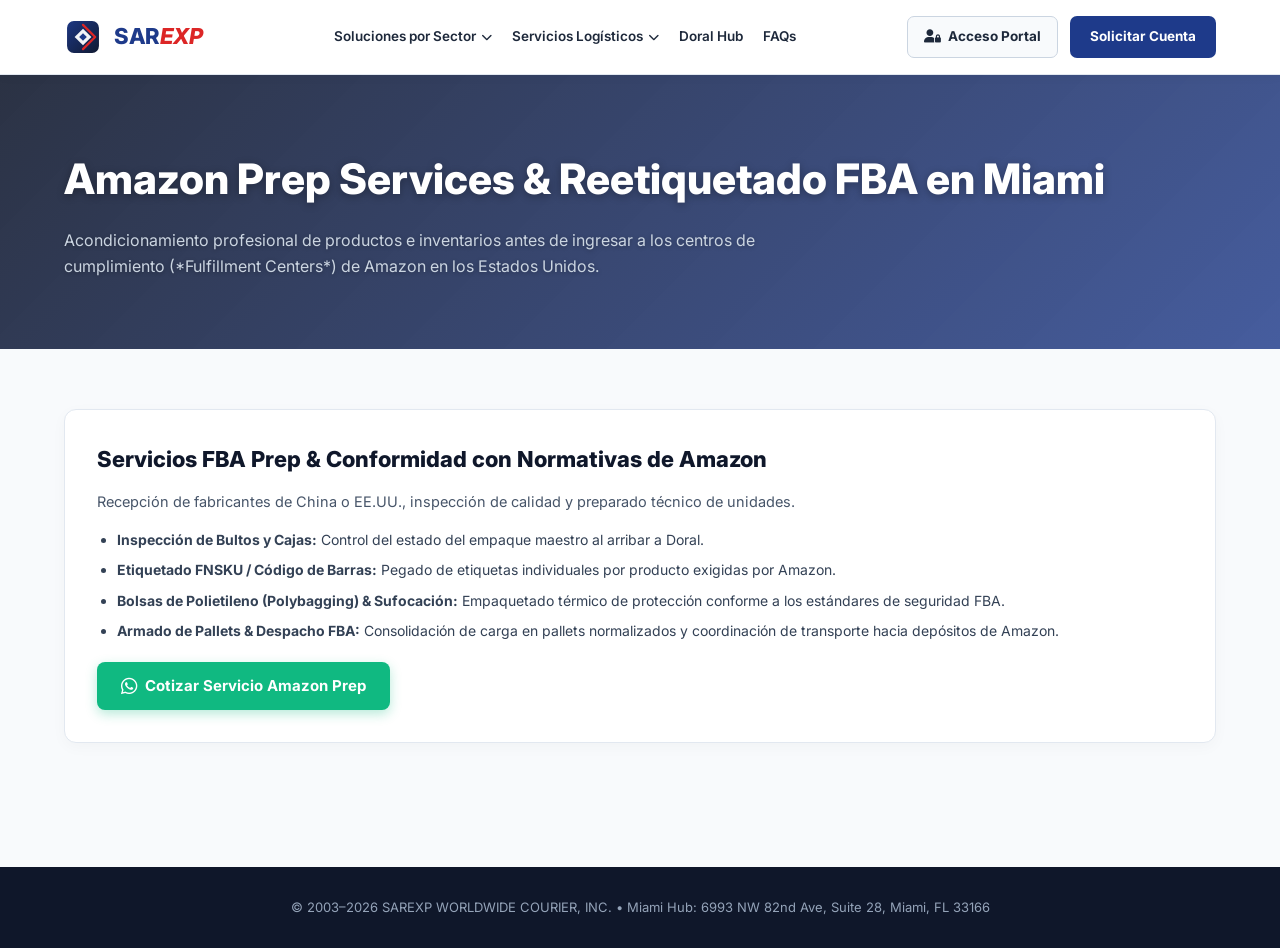
<file: prep-amazon.html>
<!DOCTYPE html>
<html lang="es">
<head>
<!-- Google tag (gtag.js) -->
<script async src="https://www.googletagmanager.com/gtag/js?id=G-RV68JNL536"></script>
<script>
  window.dataLayer = window.dataLayer || [];
  function gtag(){dataLayer.push(arguments);}
  gtag('js', new Date());
  gtag('config', 'G-RV68JNL536');
</script>
<meta charset="UTF-8">
<meta name="robots" content="noindex, nofollow, noarchive">
<meta name="viewport" content="width=device-width, initial-scale=1.0">
<title>Amazon Prep Services & Reetiquetado FBA | SAREXP Miami</title>
<link href="https://fonts.googleapis.com/css2?family=Inter:wght@400;500;600;700;800&display=swap" rel="stylesheet">
<link rel="stylesheet" href="https://cdnjs.cloudflare.com/ajax/libs/font-awesome/6.4.0/css/all.min.css">
<style>
*, *::before, *::after { box-sizing: border-box; margin: 0; padding: 0; }
body { font-family: 'Inter', sans-serif; background: #f8fafc; color: #334155; line-height: 1.6; }
.wrap { max-width: 1200px; margin: 0 auto; padding: 0 24px; }

header.navbar { background: #ffffff; border-bottom: 1px solid #e2e8f0; position: sticky; top: 0; z-index: 1000; box-shadow: 0 2px 10px rgba(0,0,0,0.04); }
.nav-wrap { max-width: 1200px; margin: 0 auto; padding: 0 24px; display: flex; align-items: center; justify-content: space-between; height: 74px; }
.logo { display: flex; align-items: center; gap: 12px; text-decoration: none; margin-right: 20px; flex-shrink: 0; }
.logo-text { font-size: 22px; font-weight: 800; letter-spacing: -0.5px; }
.logo-sar { color: #1e3a8a; }
.logo-exp { color: #dc2626; font-style: italic; }

nav.nav-links { display: flex; align-items: center; gap: 20px; }
nav.nav-links a { text-decoration: none; font-size: 13.5px; font-weight: 600; color: #1e293b; transition: color 0.2s; white-space: nowrap; }
nav.nav-links a:hover { color: #1e3a8a; }

.nav-item { position: relative; }
.nav-link-dropdown { text-decoration: none; font-size: 13.5px; font-weight: 600; color: #1e293b; display: flex; align-items: center; gap: 5px; cursor: pointer; padding: 8px 0; }
.dropdown-menu { display: none; position: absolute; top: 100%; left: 0; background: #ffffff; min-width: 250px; border: 1px solid #e2e8f0; border-radius: 8px; box-shadow: 0 10px 25px rgba(0,0,0,0.08); padding: 8px 0; z-index: 1000; }
.nav-item:hover .dropdown-menu { display: block; }
.dropdown-menu a { display: block; padding: 10px 16px; font-size: 13px; font-weight: 600; color: #334155; text-decoration: none; }
.dropdown-menu a:hover { background: #f8fafc; color: #1e3a8a; }

.nav-actions { display: flex; align-items: center; gap: 12px; flex-shrink: 0; }
.btn-login { display: inline-flex; align-items: center; gap: 7px; border: 1.5px solid #cbd5e1; background: #f8fafc; color: #1e293b; padding: 9px 16px; border-radius: 7px; font-size: 13.5px; font-weight: 700; text-decoration: none; }
.btn-cta { background: #1e3a8a; color: #ffffff !important; padding: 10px 20px; border-radius: 7px; font-weight: 700; font-size: 13.5px; text-decoration: none; }

.ham-btn { display: none; background: transparent; border: none; font-size: 24px; cursor: pointer; color: #1e293b; padding: 6px; }

.mobile-drawer { display: none; position: fixed; top: 0; left: 0; right: 0; bottom: 0; background: #ffffff; z-index: 2000; flex-direction: column; padding: 20px 24px; overflow-y: auto; }
.mobile-drawer.open { display: flex; }
.drawer-hdr { display: flex; align-items: center; justify-content: space-between; padding-bottom: 20px; border-bottom: 1px solid #e2e8f0; margin-bottom: 20px; }
.drawer-close { background: #f1f5f9; border: none; width: 40px; height: 40px; border-radius: 50%; font-size: 20px; color: #0f172a; cursor: pointer; display: flex; align-items: center; justify-content: center; }
.drawer-links { display: flex; flex-direction: column; gap: 14px; margin-bottom: 30px; }
.drawer-links a { text-decoration: none; font-size: 15px; font-weight: 700; color: #0f172a; padding: 10px 0; border-bottom: 1px solid #f8fafc; text-transform: uppercase; }
.drawer-sublink { font-size: 14px !important; font-weight: 600 !important; color: #475569 !important; padding-left: 14px !important; text-transform: none !important; }
.drawer-actions { margin-top: auto; display: flex; flex-direction: column; gap: 12px; padding-top: 20px; border-top: 1px solid #e2e8f0; }
.btn-mobile-portal { display: flex; align-items: center; justify-content: center; gap: 8px; background: #0f172a; color: #ffffff; padding: 14px; border-radius: 8px; font-weight: 700; font-size: 15px; text-decoration: none; text-transform: uppercase; }
.btn-mobile-cta { display: flex; align-items: center; justify-content: center; gap: 8px; background: #1e3a8a; color: #ffffff; padding: 14px; border-radius: 8px; font-weight: 700; font-size: 15px; text-decoration: none; text-transform: uppercase; }

@media (max-width: 992px) {
  nav.nav-links, .nav-actions { display: none; }
  .ham-btn { display: block; }
}

.hero-page { background: linear-gradient(135deg, rgba(15, 23, 42, 0.88) 0%, rgba(30, 58, 138, 0.82) 100%), url('https://images.unsplash.com/photo-1553413077-190dd305871c?w=1600&q=80') center/cover no-repeat; color: #fff; padding: 70px 0; }
.hero-page h1 { font-size: clamp(26px, 4vw, 42px); font-weight: 800; margin-bottom: 16px; text-shadow: 0 2px 8px rgba(0,0,0,0.3); }
.hero-page p { font-size: 16px; color: #cbd5e1; max-width: 740px; line-height: 1.6; text-shadow: 0 1px 4px rgba(0,0,0,0.3); }

.section { padding: 60px 0; }
.card { background: #fff; border: 1px solid #e2e8f0; border-radius: 12px; padding: 32px; margin-bottom: 24px; box-shadow: 0 4px 15px rgba(0,0,0,0.03); }
.card h2 { font-size: 22px; font-weight: 800; color: #0f172a; margin-bottom: 12px; }
.card p { font-size: 14.5px; color: #475569; margin-bottom: 16px; }
ul { margin-left: 20px; margin-bottom: 20px; font-size: 14px; color: #334155; }
li { margin-bottom: 8px; }
.btn-wa-action { display: inline-flex; align-items: center; gap: 8px; background: #10b981; color: #fff; padding: 12px 24px; border-radius: 8px; text-decoration: none; font-weight: 700; font-size: 15px; box-shadow: 0 4px 12px rgba(16,185,129,0.3); transition: transform 0.2s; }
.btn-wa-action:hover { transform: translateY(-2px); }

footer { background: #0f172a; color: #94a3b8; padding: 30px 0; font-size: 13px; text-align: center; margin-top: 40px; }
</style>
</head>
<body>

<header class="navbar">
  <div class="nav-wrap">
    <a href="index.html" class="logo">
      <svg width="38" height="38" viewBox="0 0 100 100" fill="none">
        <rect x="8" y="8" width="84" height="84" rx="18" fill="url(#gBrand)"/>
        <path d="M28 50 L50 28 L72 50 L50 72Z" fill="#ffffff" opacity=".95"/>
        <path d="M40 50 L50 40 L60 50 L50 60Z" fill="#1e3a8a"/>
        <path d="M50 18 L82 50 L50 82" stroke="#dc2626" stroke-width="6" stroke-linecap="round" stroke-linejoin="round"/>
        <defs><linearGradient id="gBrand" x1="0" y1="0" x2="100" y2="100" gradientUnits="userSpaceOnUse"><stop stop-color="#1e3a8a"/><stop offset="1" stop-color="#0f172a"/></linearGradient></defs>
      </svg>
      <span class="logo-text"><span class="logo-sar">SAR</span><span class="logo-exp">EXP</span></span>
    </a>
    
    <nav class="nav-links">
      <div class="nav-item">
        <span class="nav-link-dropdown">Soluciones por Sector <i class="fa-solid fa-chevron-down" style="font-size:11px;"></i></span>
        <div class="dropdown-menu">
          <a href="couriers.html">Para Couriers & Mensajerías</a>
          <a href="prep-amazon.html">Amazon Prep & FBA Reetiquetado</a>
          <a href="importadores.html">Importadores Mayoristas & Empresas</a>
        </div>
      </div>
      <div class="nav-item">
        <span class="nav-link-dropdown">Servicios Logísticos <i class="fa-solid fa-chevron-down" style="font-size:11px;"></i></span>
        <div class="dropdown-menu">
          <a href="almacenaje-miami.html">Almacenaje en Miami (Doral)</a>
          <a href="pickups-usa.html">Pick-ups & Recolecciones EE.UU.</a>
          <a href="consolidacion.html">Reembalaje & Consolidación</a>
          <a href="despacho-aereo-maritimo.html">Despacho Aéreo / Marítimo</a>
          <a href="envios-express.html">Envíos Express via FedEx / UPS</a>
        </div>
      </div>
      <a href="index.html#deposito">Doral Hub</a>
      <a href="index.html#faq">FAQs</a>
    </nav>

    <div class="nav-actions">
      <a href="https://portal.sarexp.com/" class="btn-login"><i class="fa-solid fa-user-lock"></i> Acceso Portal</a>
      <a href="index.html#contacto" class="btn-cta">Solicitar Cuenta</a>
    </div>

    <button class="ham-btn" onclick="openDrawer()"><i class="fa-solid fa-bars"></i></button>
  </div>
</header>

<div class="mobile-drawer" id="mobile-drawer">
  <div class="drawer-hdr">
    <a href="index.html" class="logo" onclick="closeDrawer()">
      <svg width="34" height="34" viewBox="0 0 100 100" fill="none"><rect x="8" y="8" width="84" height="84" rx="18" fill="#1e3a8a"/><path d="M28 50 L50 28 L72 50 L50 72Z" fill="#ffffff" opacity=".95"/><path d="M40 50 L50 40 L60 50 L50 60Z" fill="#1e3a8a"/><path d="M50 18 L82 50 L50 82" stroke="#dc2626" stroke-width="6" stroke-linecap="round" stroke-linejoin="round"/></svg>
      <span class="logo-text"><span class="logo-sar">SAR</span><span class="logo-exp">EXP</span></span>
    </a>
    <button class="drawer-close" onclick="closeDrawer()"><i class="fa-solid fa-xmark"></i></button>
  </div>
  <div class="drawer-links">
    <a href="index.html" onclick="closeDrawer()">INICIO</a>
    <a href="couriers.html" class="drawer-sublink" onclick="closeDrawer()">• Para Couriers</a>
    <a href="prep-amazon.html" class="drawer-sublink" onclick="closeDrawer()">• Amazon Prep</a>
    <a href="importadores.html" class="drawer-sublink" onclick="closeDrawer()">• Importadores Mayoristas</a>
    <a href="almacenaje-miami.html" class="drawer-sublink" onclick="closeDrawer()">• Almacenaje en Miami</a>
    <a href="pickups-usa.html" class="drawer-sublink" onclick="closeDrawer()">• Pick-ups EE.UU.</a>
    <a href="consolidacion.html" class="drawer-sublink" onclick="closeDrawer()">• Consolidación</a>
    <a href="despacho-aereo-maritimo.html" class="drawer-sublink" onclick="closeDrawer()">• Despacho Aéreo/Marítimo</a>
    <a href="envios-express.html" class="drawer-sublink" onclick="closeDrawer()">• Envíos Express</a>
  </div>
  <div class="drawer-actions">
    <a href="https://portal.sarexp.com/" class="btn-mobile-portal" onclick="closeDrawer()"><i class="fa-solid fa-user-lock"></i> INGRESAR AL PORTAL</a>
    <a href="index.html#contacto" class="btn-mobile-cta" onclick="closeDrawer()"><i class="fa-solid fa-paper-plane"></i> SOLICITAR CUENTA</a>
  </div>
</div>

<section class="hero-page">
  <div class="wrap">
    <h1>Amazon Prep Services & Reetiquetado FBA en Miami</h1>
    <p>Acondicionamiento profesional de productos e inventarios antes de ingresar a los centros de cumplimiento (*Fulfillment Centers*) de Amazon en los Estados Unidos.</p>
  </div>
</section>

<main class="section">
  <div class="wrap">
    <div class="card">
      <h2>Servicios FBA Prep & Conformidad con Normativas de Amazon</h2>
      <p>Recepción de fabricantes de China o EE.UU., inspección de calidad y preparado técnico de unidades.</p>
      <ul>
        <li><strong>Inspección de Bultos y Cajas:</strong> Control del estado del empaque maestro al arribar a Doral.</li>
        <li><strong>Etiquetado FNSKU / Código de Barras:</strong> Pegado de etiquetas individuales por producto exigidas por Amazon.</li>
        <li><strong>Bolsas de Polietileno (Polybagging) & Sufocación:</strong> Empaquetado térmico de protección conforme a los estándares de seguridad FBA.</li>
        <li><strong>Armado de Pallets & Despacho FBA:</strong> Consolidación de carga en pallets normalizados y coordinación de transporte hacia depósitos de Amazon.</li>
      </ul>
      <a href="https://wa.me/13054688404" target="_blank" class="btn-wa-action">
        <i class="fa-brands fa-whatsapp fa-lg"></i> Cotizar Servicio Amazon Prep
      </a>
    </div>
  </div>
</main>

<footer>
  &copy; 2003–2026 SAREXP WORLDWIDE COURIER, INC. &bull; Miami Hub: 6993 NW 82nd Ave, Suite 28, Miami, FL 33166
</footer>

<script>
function openDrawer() { document.getElementById('mobile-drawer').classList.add('open'); document.body.style.overflow = 'hidden'; }
function closeDrawer() { document.getElementById('mobile-drawer').classList.remove('open'); document.body.style.overflow = 'auto'; }
</script>
</body>
</html>
</file>
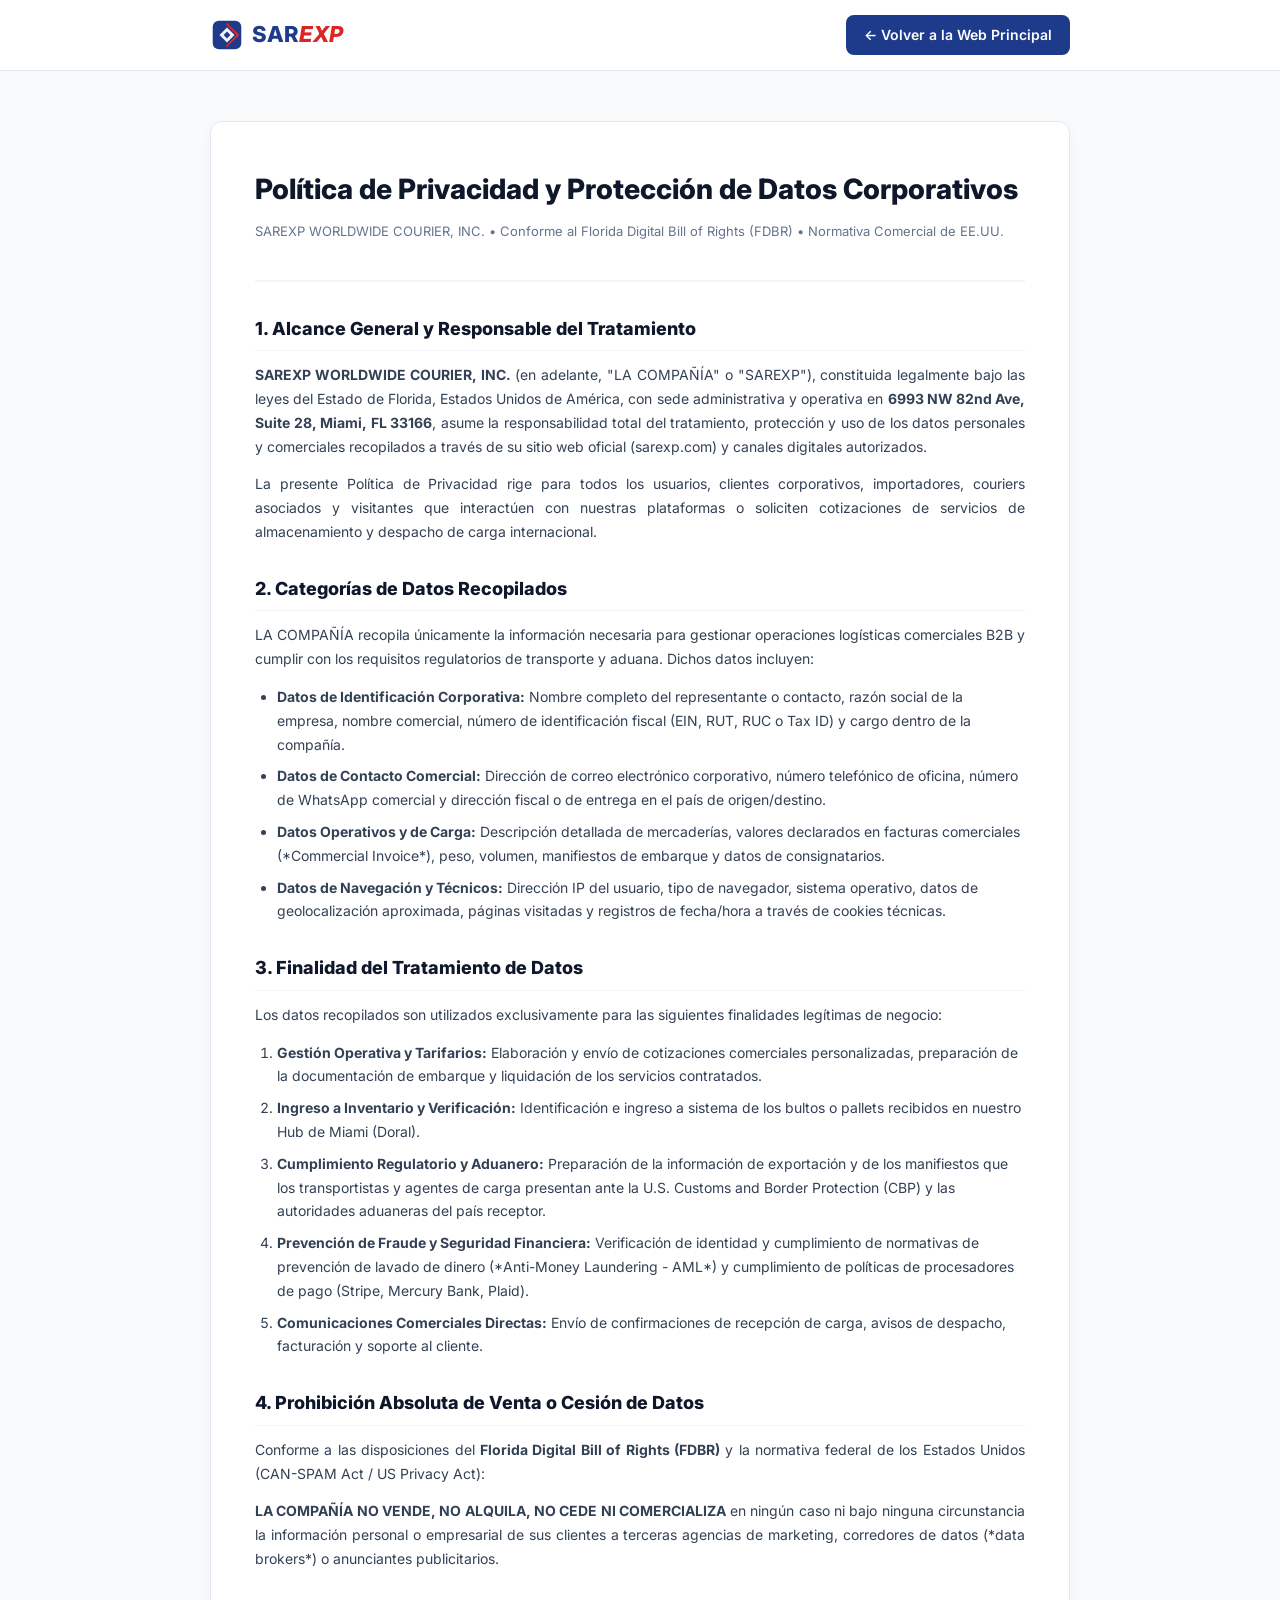
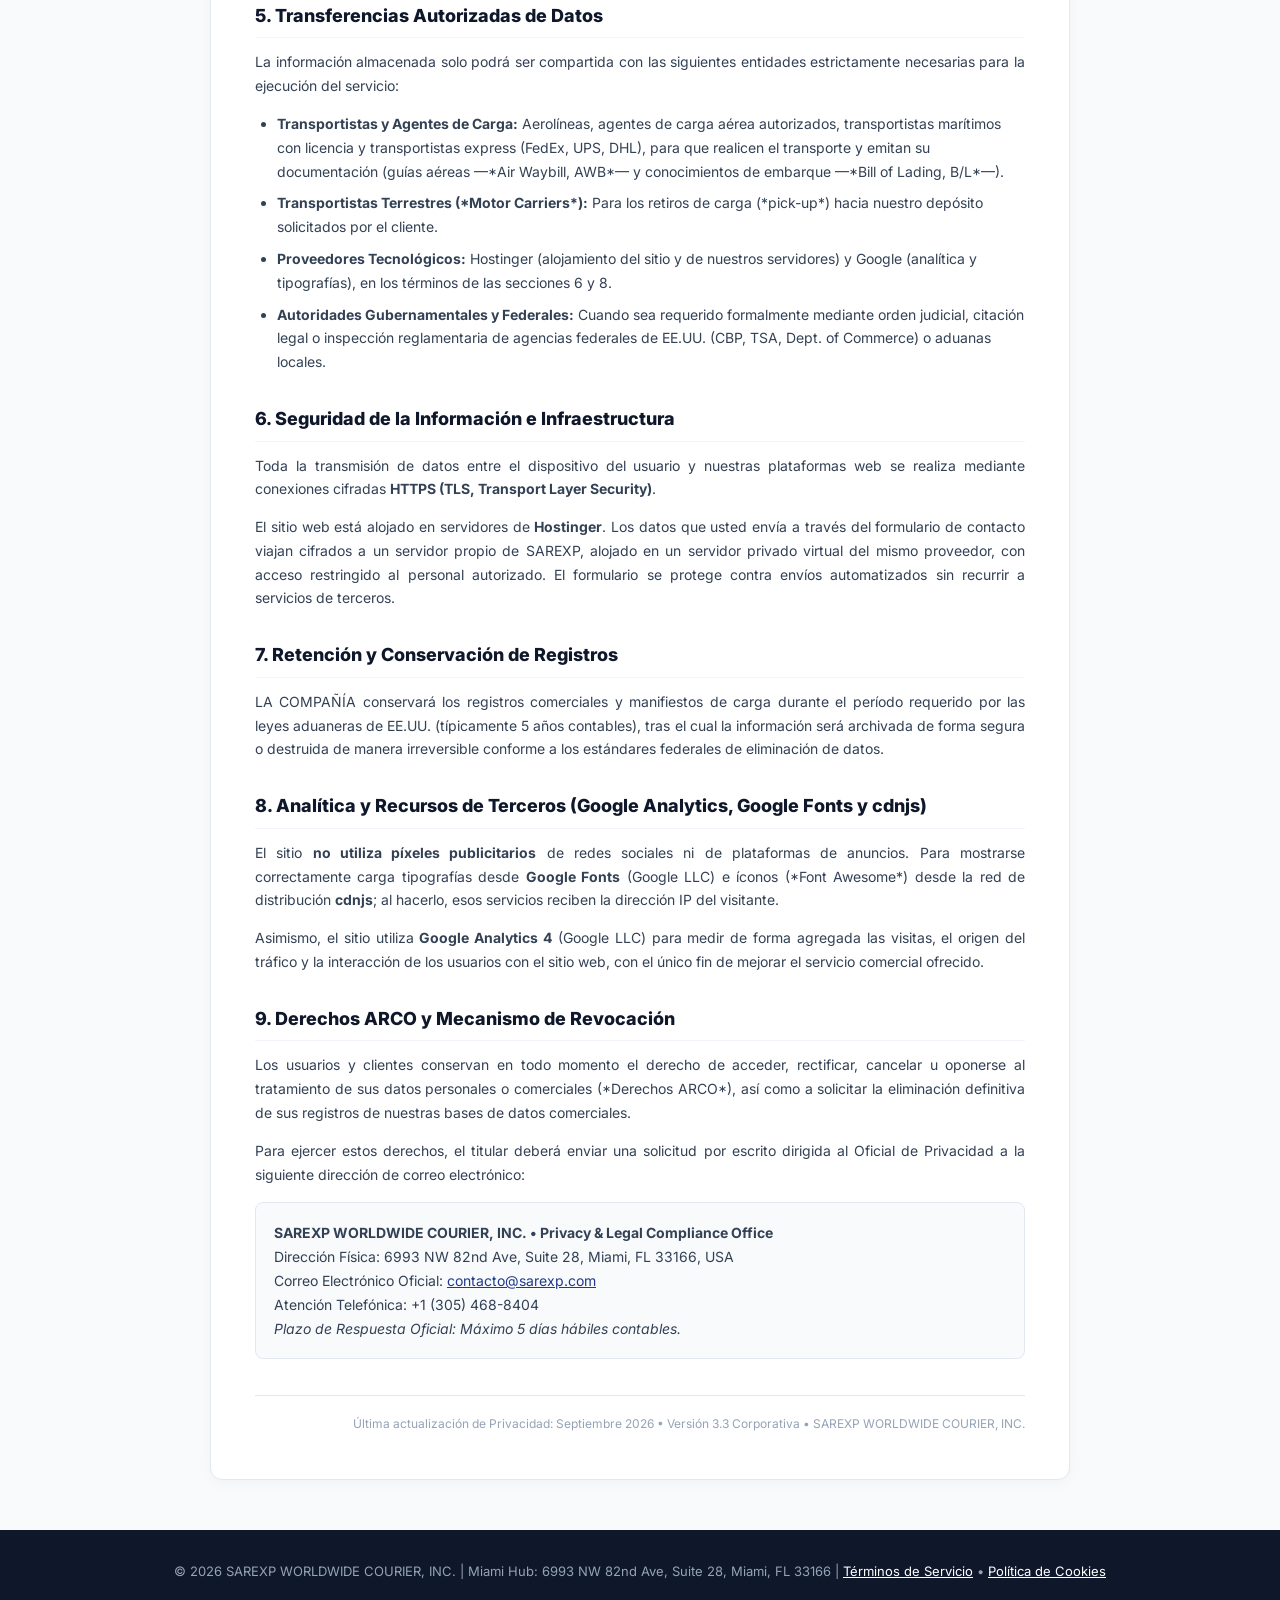
<file: privacy.html>
<!DOCTYPE html>
<html lang="es">
<head>
    <!-- Google tag (gtag.js) -->
    <script async src="https://www.googletagmanager.com/gtag/js?id=G-RV68JNL536"></script>
    <script>
      window.dataLayer = window.dataLayer || [];
      function gtag(){dataLayer.push(arguments);}
      gtag('js', new Date());
      gtag('config', 'G-RV68JNL536');
    </script>
    <meta charset="UTF-8">
<meta name="robots" content="noindex, nofollow, noarchive">
    <meta name="viewport" content="width=device-width, initial-scale=1.0">
    <title>Política de Privacidad y Protección de Datos | SAREXP WORLDWIDE COURIER, INC.</title>
    <link rel="preconnect" href="https://fonts.googleapis.com">
    <link rel="preconnect" href="https://fonts.gstatic.com" crossorigin>
    <link href="https://fonts.googleapis.com/css2?family=Inter:wght@400;500;600;700;800&display=swap" rel="stylesheet">
    <style>
        * { margin: 0; padding: 0; box-sizing: border-box; }
        body { font-family: 'Inter', sans-serif; background: #f8fafc; color: #334155; line-height: 1.7; }
        .wrap { max-width: 900px; margin: 0 auto; padding: 0 20px; }
        header { background: #fff; border-bottom: 1px solid #e2e8f0; sticky: top; }
        .hdr { display: flex; justify-content: space-between; align-items: center; height: 70px; }
        .logo { display: flex; align-items: center; gap: 8px; text-decoration: none; font-weight: 800; font-size: 22px; }
        .back-btn { display: inline-flex; align-items: center; gap: 8px; padding: 8px 18px; background: #1e3a8a; color: #fff; text-decoration: none; border-radius: 8px; font-size: 14px; font-weight: 600; }
        main { padding: 50px 0; }
        .card { background: #fff; border: 1px solid #e2e8f0; border-radius: 12px; padding: 44px; box-shadow: 0 4px 15px rgba(0,0,0,0.03); }
        .card-header { border-bottom: 2px solid #f1f5f9; padding-bottom: 24px; margin-bottom: 32px; }
        .card-header h1 { font-size: 28px; font-weight: 800; color: #0f172a; }
        .card-header p { font-size: 13px; color: #64748b; margin-top: 6px; }
        h2 { font-size: 18px; font-weight: 800; color: #0f172a; margin: 30px 0 12px; border-bottom: 1px solid #f1f5f9; padding-bottom: 6px; }
        h3 { font-size: 15px; font-weight: 700; color: #1e3a8a; margin: 18px 0 8px; }
        p { font-size: 14px; margin-bottom: 14px; color: #334155; text-align: justify; }
        ul, ol { margin-left: 22px; margin-bottom: 16px; font-size: 14px; color: #334155; }
        li { margin-bottom: 8px; }
        .info-box { background: #f8fafc; border: 1px solid #e2e8f0; border-radius: 8px; padding: 18px; margin-top: 16px; font-size: 14px; }
        a { color: #1e3a8a; }
        footer { background: #0f172a; color: #94a3b8; padding: 30px 0; font-size: 13px; text-align: center; }
        .date-note { text-align: right; font-size: 12px; color: #94a3b8; border-top: 1px solid #e2e8f0; margin-top: 36px; padding-top: 18px; }
    </style>
</head>
<body>

<header>
    <div class="wrap hdr">
        <a href="index.html" class="logo">
            <svg viewBox="0 0 100 100" style="height:34px;width:34px;" fill="none">
                <rect x="8" y="8" width="84" height="84" rx="18" fill="#1e3a8a"/>
                <path d="M 28 50 L 50 28 L 72 50 L 50 72 Z" fill="#fff" opacity="0.95"/>
                <path d="M 40 50 L 50 40 L 60 50 L 50 60 Z" fill="#1e3a8a"/>
                <path d="M 50 18 L 82 50 L 50 82" stroke="#dc2626" stroke-width="6" stroke-linecap="round" stroke-linejoin="round"/>
            </svg>
            <span><span style="color:#1e3a8a;">SAR</span><span style="color:#dc2626;font-style:italic;">EXP</span></span>
        </a>
        <a href="index.html" class="back-btn">← Volver a la Web Principal</a>
    </div>
</header>

<main>
    <div class="wrap">
        <div class="card">
            <div class="card-header">
                <h1>Política de Privacidad y Protección de Datos Corporativos</h1>
                <p>SAREXP WORLDWIDE COURIER, INC. &bull; Conforme al Florida Digital Bill of Rights (FDBR) &bull; Normativa Comercial de EE.UU.</p>
            </div>

            <h2>1. Alcance General y Responsable del Tratamiento</h2>
            <p><strong>SAREXP WORLDWIDE COURIER, INC.</strong> (en adelante, "LA COMPAÑÍA" o "SAREXP"), constituida legalmente bajo las leyes del Estado de Florida, Estados Unidos de América, con sede administrativa y operativa en <strong>6993 NW 82nd Ave, Suite 28, Miami, FL 33166</strong>, asume la responsabilidad total del tratamiento, protección y uso de los datos personales y comerciales recopilados a través de su sitio web oficial (sarexp.com) y canales digitales autorizados.</p>
            <p>La presente Política de Privacidad rige para todos los usuarios, clientes corporativos, importadores, couriers asociados y visitantes que interactúen con nuestras plataformas o soliciten cotizaciones de servicios de almacenamiento y despacho de carga internacional.</p>

            <h2>2. Categorías de Datos Recopilados</h2>
            <p>LA COMPAÑÍA recopila únicamente la información necesaria para gestionar operaciones logísticas comerciales B2B y cumplir con los requisitos regulatorios de transporte y aduana. Dichos datos incluyen:</p>
            <ul>
                <li><strong>Datos de Identificación Corporativa:</strong> Nombre completo del representante o contacto, razón social de la empresa, nombre comercial, número de identificación fiscal (EIN, RUT, RUC o Tax ID) y cargo dentro de la compañía.</li>
                <li><strong>Datos de Contacto Comercial:</strong> Dirección de correo electrónico corporativo, número telefónico de oficina, número de WhatsApp comercial y dirección fiscal o de entrega en el país de origen/destino.</li>
                <li><strong>Datos Operativos y de Carga:</strong> Descripción detallada de mercaderías, valores declarados en facturas comerciales (*Commercial Invoice*), peso, volumen, manifiestos de embarque y datos de consignatarios.</li>
                <li><strong>Datos de Navegación y Técnicos:</strong> Dirección IP del usuario, tipo de navegador, sistema operativo, datos de geolocalización aproximada, páginas visitadas y registros de fecha/hora a través de cookies técnicas.</li>
            </ul>

            <h2>3. Finalidad del Tratamiento de Datos</h2>
            <p>Los datos recopilados son utilizados exclusivamente para las siguientes finalidades legítimas de negocio:</p>
            <ol>
                <li><strong>Gestión Operativa y Tarifarios:</strong> Elaboración y envío de cotizaciones comerciales personalizadas, preparación de la documentación de embarque y liquidación de los servicios contratados.</li>
                <li><strong>Ingreso a Inventario y Verificación:</strong> Identificación e ingreso a sistema de los bultos o pallets recibidos en nuestro Hub de Miami (Doral).</li>
                <li><strong>Cumplimiento Regulatorio y Aduanero:</strong> Preparación de la información de exportación y de los manifiestos que los transportistas y agentes de carga presentan ante la U.S. Customs and Border Protection (CBP) y las autoridades aduaneras del país receptor.</li>
                <li><strong>Prevención de Fraude y Seguridad Financiera:</strong> Verificación de identidad y cumplimiento de normativas de prevención de lavado de dinero (*Anti-Money Laundering - AML*) y cumplimiento de políticas de procesadores de pago (Stripe, Mercury Bank, Plaid).</li>
                <li><strong>Comunicaciones Comerciales Directas:</strong> Envío de confirmaciones de recepción de carga, avisos de despacho, facturación y soporte al cliente.</li>
            </ol>

            <h2>4. Prohibición Absoluta de Venta o Cesión de Datos</h2>
            <p>Conforme a las disposiciones del <strong>Florida Digital Bill of Rights (FDBR)</strong> y la normativa federal de los Estados Unidos (CAN-SPAM Act / US Privacy Act):</p>
            <p><strong>LA COMPAÑÍA NO VENDE, NO ALQUILA, NO CEDE NI COMERCIALIZA</strong> en ningún caso ni bajo ninguna circunstancia la información personal o empresarial de sus clientes a terceras agencias de marketing, corredores de datos (*data brokers*) o anunciantes publicitarios.</p>

            <h2>5. Transferencias Autorizadas de Datos</h2>
            <p>La información almacenada solo podrá ser compartida con las siguientes entidades estrictamente necesarias para la ejecución del servicio:</p>
            <ul>
                <li><strong>Transportistas y Agentes de Carga:</strong> Aerolíneas, agentes de carga aérea autorizados, transportistas marítimos con licencia y transportistas express (FedEx, UPS, DHL), para que realicen el transporte y emitan su documentación (guías aéreas —*Air Waybill, AWB*— y conocimientos de embarque —*Bill of Lading, B/L*—).</li>
                <li><strong>Transportistas Terrestres (*Motor Carriers*):</strong> Para los retiros de carga (*pick-up*) hacia nuestro depósito solicitados por el cliente.</li>
                <li><strong>Proveedores Tecnológicos:</strong> Hostinger (alojamiento del sitio y de nuestros servidores) y Google (analítica y tipografías), en los términos de las secciones 6 y 8.</li>
                <li><strong>Autoridades Gubernamentales y Federales:</strong> Cuando sea requerido formalmente mediante orden judicial, citación legal o inspección reglamentaria de agencias federales de EE.UU. (CBP, TSA, Dept. of Commerce) o aduanas locales.</li>
            </ul>

            <h2>6. Seguridad de la Información e Infraestructura</h2>
            <p>Toda la transmisión de datos entre el dispositivo del usuario y nuestras plataformas web se realiza mediante conexiones cifradas <strong>HTTPS (TLS, Transport Layer Security)</strong>.</p>
            <p>El sitio web está alojado en servidores de <strong>Hostinger</strong>. Los datos que usted envía a través del formulario de contacto viajan cifrados a un servidor propio de SAREXP, alojado en un servidor privado virtual del mismo proveedor, con acceso restringido al personal autorizado. El formulario se protege contra envíos automatizados sin recurrir a servicios de terceros.</p>

            <h2>7. Retención y Conservación de Registros</h2>
            <p>LA COMPAÑÍA conservará los registros comerciales y manifiestos de carga durante el período requerido por las leyes aduaneras de EE.UU. (típicamente 5 años contables), tras el cual la información será archivada de forma segura o destruida de manera irreversible conforme a los estándares federales de eliminación de datos.</p>

            <h2>8. Analítica y Recursos de Terceros (Google Analytics, Google Fonts y cdnjs)</h2>
            <p>El sitio <strong>no utiliza píxeles publicitarios</strong> de redes sociales ni de plataformas de anuncios. Para mostrarse correctamente carga tipografías desde <strong>Google Fonts</strong> (Google LLC) e íconos (*Font Awesome*) desde la red de distribución <strong>cdnjs</strong>; al hacerlo, esos servicios reciben la dirección IP del visitante.</p>
            <p>Asimismo, el sitio utiliza <strong>Google Analytics 4</strong> (Google LLC) para medir de forma agregada las visitas, el origen del tráfico y la interacción de los usuarios con el sitio web, con el único fin de mejorar el servicio comercial ofrecido.</p>

            <h2>9. Derechos ARCO y Mecanismo de Revocación</h2>
            <p>Los usuarios y clientes conservan en todo momento el derecho de acceder, rectificar, cancelar u oponerse al tratamiento de sus datos personales o comerciales (*Derechos ARCO*), así como a solicitar la eliminación definitiva de sus registros de nuestras bases de datos comerciales.</p>
            <p>Para ejercer estos derechos, el titular deberá enviar una solicitud por escrito dirigida al Oficial de Privacidad a la siguiente dirección de correo electrónico:</p>
            <div class="info-box">
                <strong>SAREXP WORLDWIDE COURIER, INC. &bull; Privacy & Legal Compliance Office</strong><br>
                Dirección Física: 6993 NW 82nd Ave, Suite 28, Miami, FL 33166, USA<br>
                Correo Electrónico Oficial: <a href="mailto:contacto@sarexp.com">contacto@sarexp.com</a><br>
                Atención Telefónica: +1 (305) 468-8404<br>
                <em>Plazo de Respuesta Oficial: Máximo 5 días hábiles contables.</em>
            </div>

            <div class="date-note">Última actualización de Privacidad: Septiembre 2026 &bull; Versión 3.3 Corporativa &bull; SAREXP WORLDWIDE COURIER, INC.</div>
        </div>
    </div>
</main>

<footer>
    &copy; 2026 SAREXP WORLDWIDE COURIER, INC. | Miami Hub: 6993 NW 82nd Ave, Suite 28, Miami, FL 33166 |
    <a href="terms.html" style="color:#fff;">Términos de Servicio</a> &bull;
    <a href="cookies.html" style="color:#fff;">Política de Cookies</a>
</footer>

</body>
</html>
</file>
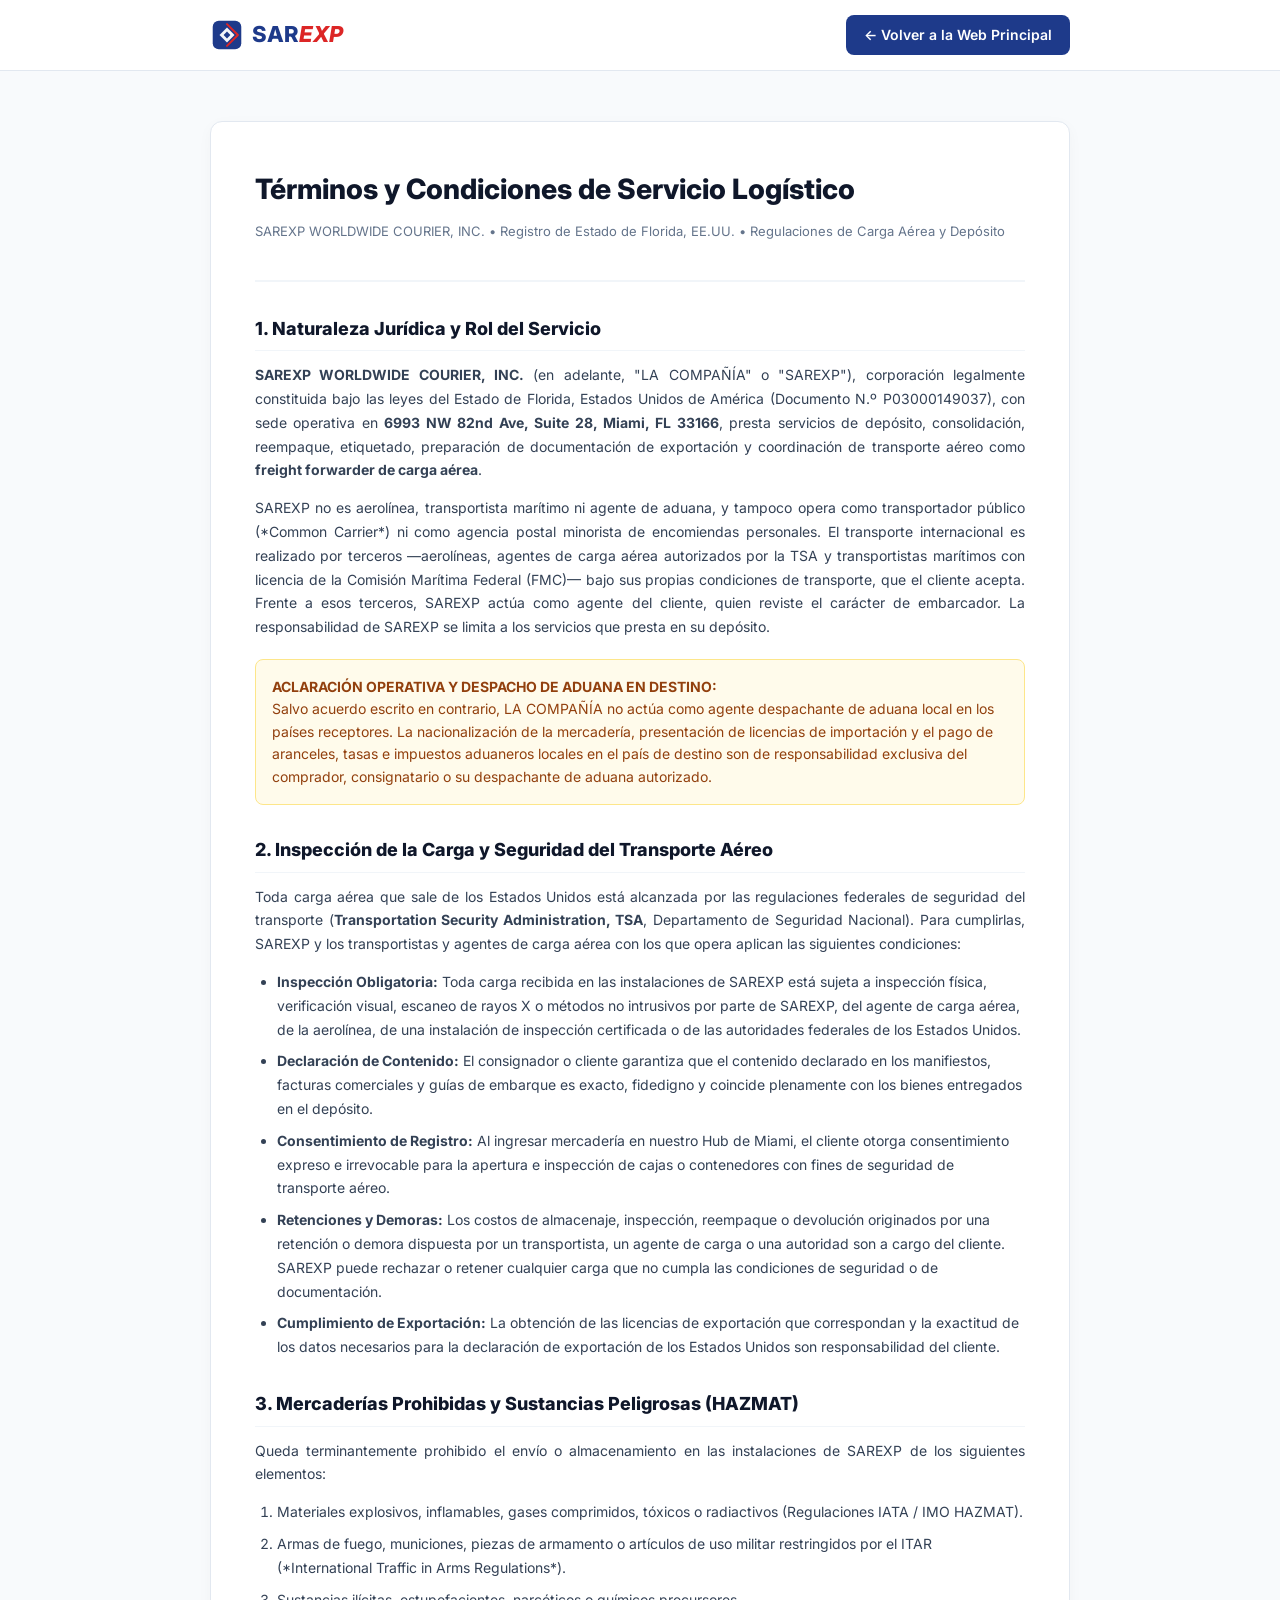
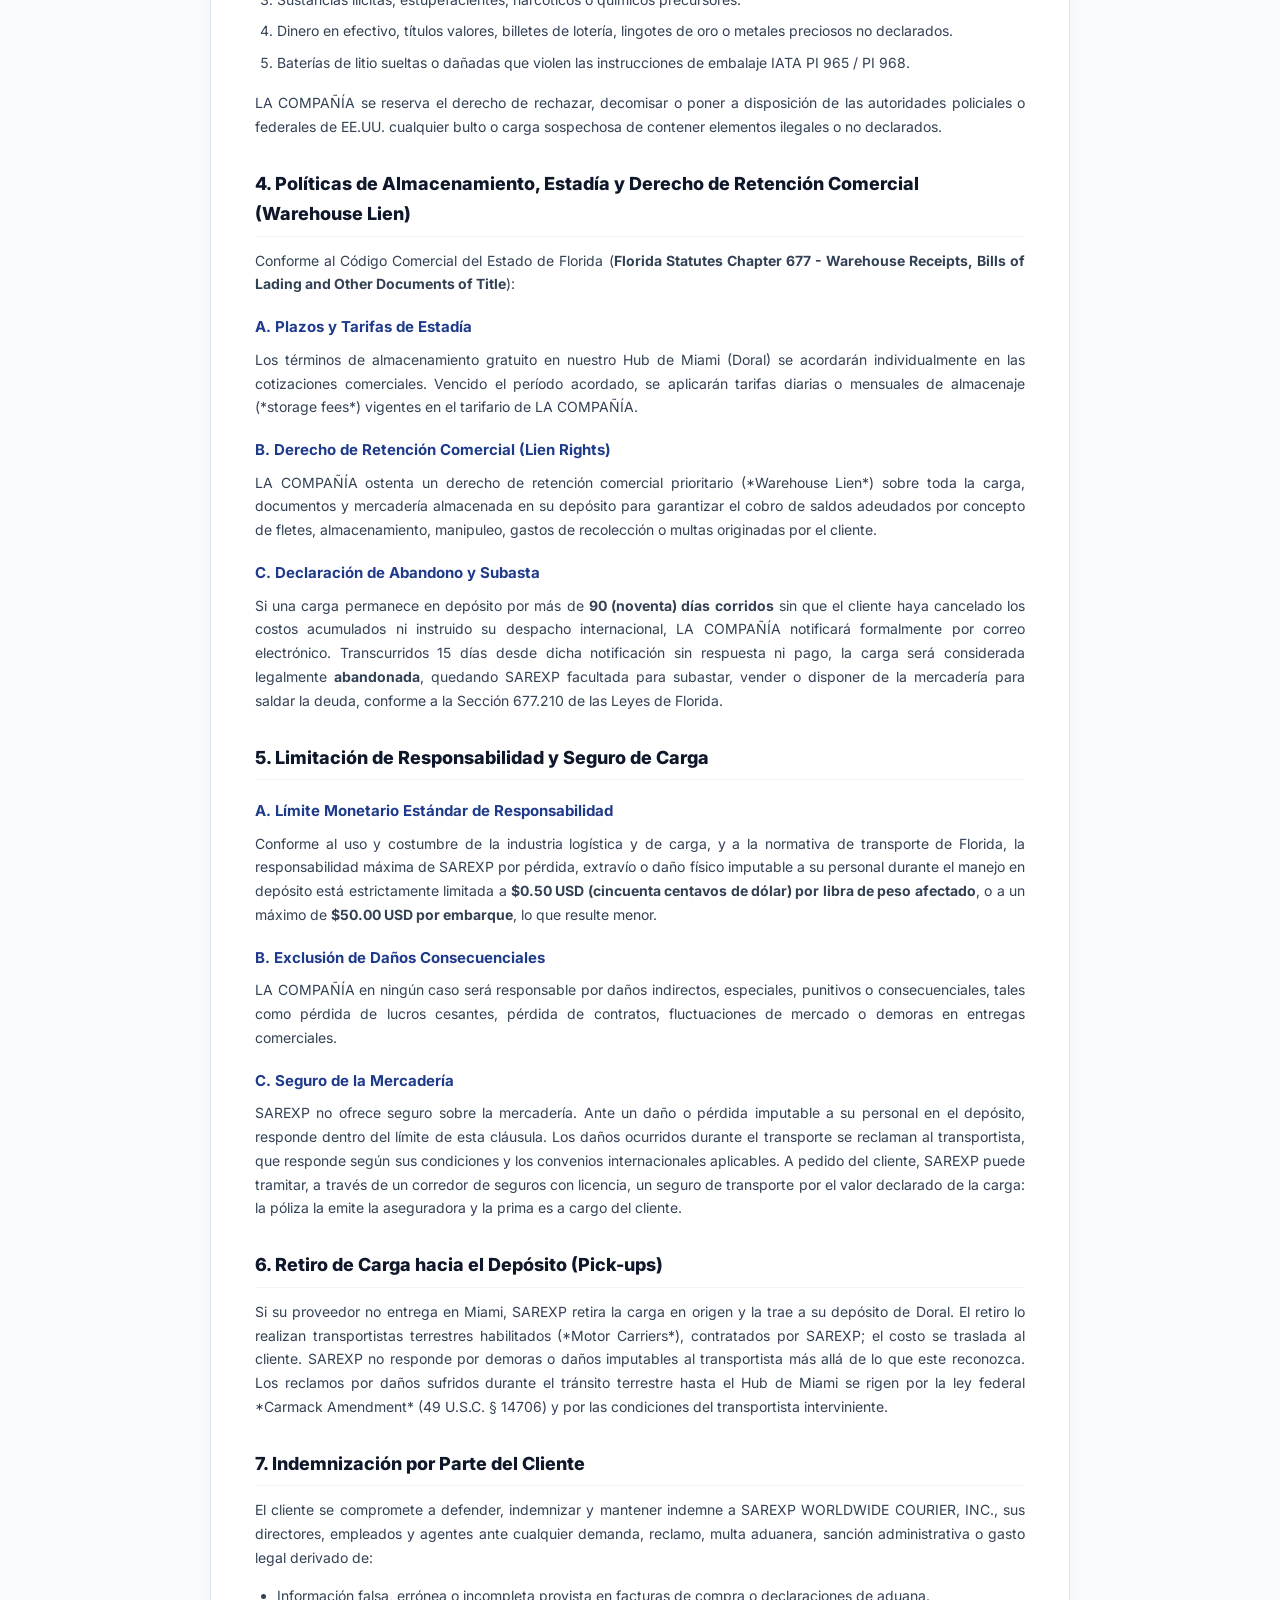
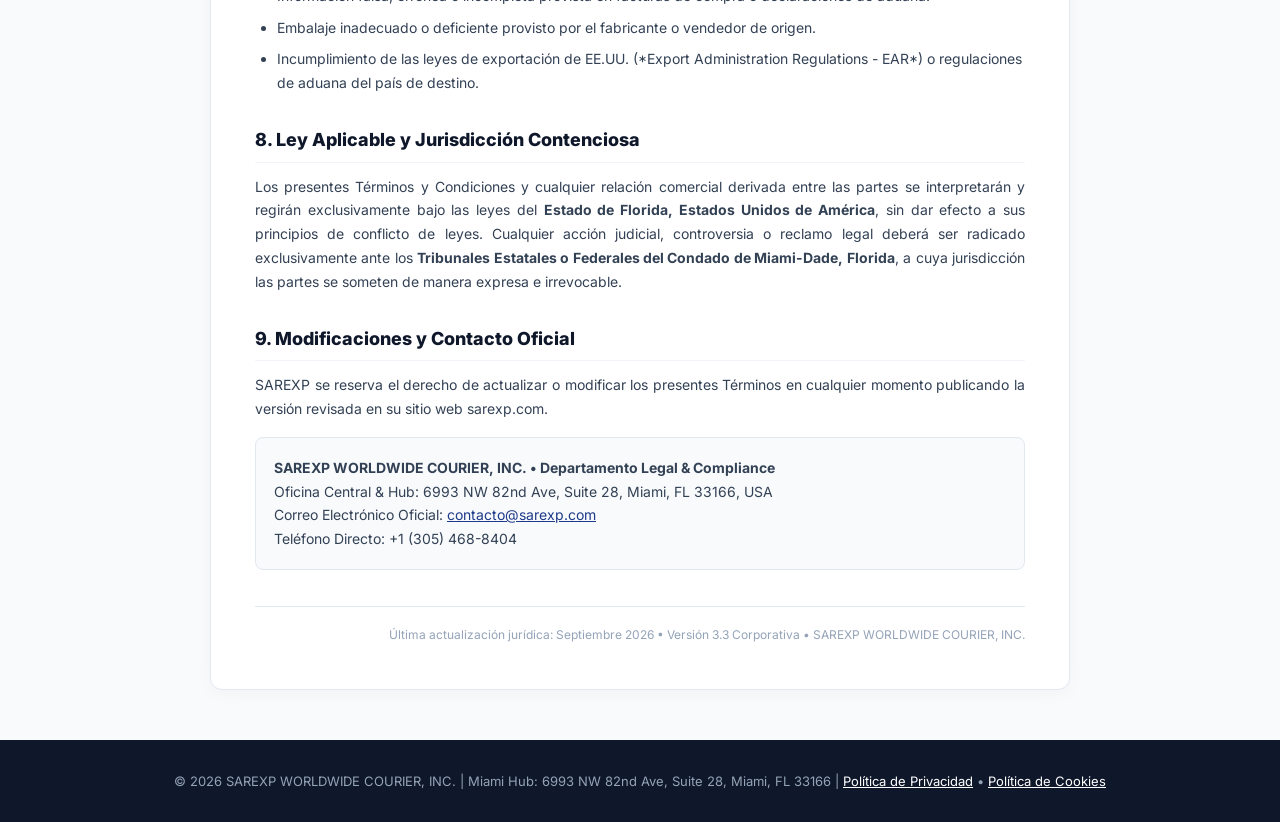
<file: terms.html>
<!DOCTYPE html>
<html lang="es">
<head>
    <!-- Google tag (gtag.js) -->
    <script async src="https://www.googletagmanager.com/gtag/js?id=G-RV68JNL536"></script>
    <script>
      window.dataLayer = window.dataLayer || [];
      function gtag(){dataLayer.push(arguments);}
      gtag('js', new Date());
      gtag('config', 'G-RV68JNL536');
    </script>
    <meta charset="UTF-8">
<meta name="robots" content="noindex, nofollow, noarchive">
    <meta name="viewport" content="width=device-width, initial-scale=1.0">
    <title>Términos y Condiciones de Servicio Logístico | SAREXP WORLDWIDE COURIER, INC.</title>
    <link rel="preconnect" href="https://fonts.googleapis.com">
    <link rel="preconnect" href="https://fonts.gstatic.com" crossorigin>
    <link href="https://fonts.googleapis.com/css2?family=Inter:wght@400;500;600;700;800&display=swap" rel="stylesheet">
    <style>
        * { margin: 0; padding: 0; box-sizing: border-box; }
        body { font-family: 'Inter', sans-serif; background: #f8fafc; color: #334155; line-height: 1.7; }
        .wrap { max-width: 900px; margin: 0 auto; padding: 0 20px; }
        header { background: #fff; border-bottom: 1px solid #e2e8f0; sticky: top; }
        .hdr { display: flex; justify-content: space-between; align-items: center; height: 70px; }
        .logo { display: flex; align-items: center; gap: 8px; text-decoration: none; font-weight: 800; font-size: 22px; }
        .back-btn { display: inline-flex; align-items: center; gap: 8px; padding: 8px 18px; background: #1e3a8a; color: #fff; text-decoration: none; border-radius: 8px; font-size: 14px; font-weight: 600; }
        main { padding: 50px 0; }
        .card { background: #fff; border: 1px solid #e2e8f0; border-radius: 12px; padding: 44px; box-shadow: 0 4px 15px rgba(0,0,0,0.03); }
        .card-header { border-bottom: 2px solid #f1f5f9; padding-bottom: 24px; margin-bottom: 32px; }
        .card-header h1 { font-size: 28px; font-weight: 800; color: #0f172a; }
        .card-header p { font-size: 13px; color: #64748b; margin-top: 6px; }
        h2 { font-size: 18px; font-weight: 800; color: #0f172a; margin: 30px 0 12px; border-bottom: 1px solid #f1f5f9; padding-bottom: 6px; }
        h3 { font-size: 15px; font-weight: 700; color: #1e3a8a; margin: 18px 0 8px; }
        p { font-size: 14px; margin-bottom: 14px; color: #334155; text-align: justify; }
        ul, ol { margin-left: 22px; margin-bottom: 16px; font-size: 14px; color: #334155; }
        li { margin-bottom: 8px; }
        .info-box { background: #f8fafc; border: 1px solid #e2e8f0; border-radius: 8px; padding: 18px; margin-top: 16px; font-size: 14px; }
        .warn-box { background: #fffbeb; border: 1px solid #fde68a; border-radius: 8px; padding: 16px; margin: 20px 0; font-size: 14px; color: #92400e; line-height: 1.6; }
        a { color: #1e3a8a; }
        footer { background: #0f172a; color: #94a3b8; padding: 30px 0; font-size: 13px; text-align: center; }
        .date-note { text-align: right; font-size: 12px; color: #94a3b8; border-top: 1px solid #e2e8f0; margin-top: 36px; padding-top: 18px; }
    </style>
</head>
<body>

<header>
    <div class="wrap hdr">
        <a href="index.html" class="logo">
            <svg viewBox="0 0 100 100" style="height:34px;width:34px;" fill="none">
                <rect x="8" y="8" width="84" height="84" rx="18" fill="#1e3a8a"/>
                <path d="M 28 50 L 50 28 L 72 50 L 50 72 Z" fill="#fff" opacity="0.95"/>
                <path d="M 40 50 L 50 40 L 60 50 L 50 60 Z" fill="#1e3a8a"/>
                <path d="M 50 18 L 82 50 L 50 82" stroke="#dc2626" stroke-width="6" stroke-linecap="round" stroke-linejoin="round"/>
            </svg>
            <span><span style="color:#1e3a8a;">SAR</span><span style="color:#dc2626;font-style:italic;">EXP</span></span>
        </a>
        <a href="index.html" class="back-btn">← Volver a la Web Principal</a>
    </div>
</header>

<main>
    <div class="wrap">
        <div class="card">
            <div class="card-header">
                <h1>Términos y Condiciones de Servicio Logístico</h1>
                <p>SAREXP WORLDWIDE COURIER, INC. &bull; Registro de Estado de Florida, EE.UU. &bull; Regulaciones de Carga Aérea y Depósito</p>
            </div>

            <h2>1. Naturaleza Jurídica y Rol del Servicio</h2>
            <p><strong>SAREXP WORLDWIDE COURIER, INC.</strong> (en adelante, "LA COMPAÑÍA" o "SAREXP"), corporación legalmente constituida bajo las leyes del Estado de Florida, Estados Unidos de América (Documento N.º P03000149037), con sede operativa en <strong>6993 NW 82nd Ave, Suite 28, Miami, FL 33166</strong>, presta servicios de depósito, consolidación, reempaque, etiquetado, preparación de documentación de exportación y coordinación de transporte aéreo como <strong>freight forwarder de carga aérea</strong>.</p>
            <p>SAREXP no es aerolínea, transportista marítimo ni agente de aduana, y tampoco opera como transportador público (*Common Carrier*) ni como agencia postal minorista de encomiendas personales. El transporte internacional es realizado por terceros —aerolíneas, agentes de carga aérea autorizados por la TSA y transportistas marítimos con licencia de la Comisión Marítima Federal (FMC)— bajo sus propias condiciones de transporte, que el cliente acepta. Frente a esos terceros, SAREXP actúa como agente del cliente, quien reviste el carácter de embarcador. La responsabilidad de SAREXP se limita a los servicios que presta en su depósito.</p>

            <div class="warn-box">
                <strong>ACLARACIÓN OPERATIVA Y DESPACHO DE ADUANA EN DESTINO:</strong><br>
                Salvo acuerdo escrito en contrario, LA COMPAÑÍA no actúa como agente despachante de aduana local en los países receptores. La nacionalización de la mercadería, presentación de licencias de importación y el pago de aranceles, tasas e impuestos aduaneros locales en el país de destino son de responsabilidad exclusiva del comprador, consignatario o su despachante de aduana autorizado.
            </div>

            <h2>2. Inspección de la Carga y Seguridad del Transporte Aéreo</h2>
            <p>Toda carga aérea que sale de los Estados Unidos está alcanzada por las regulaciones federales de seguridad del transporte (<strong>Transportation Security Administration, TSA</strong>, Departamento de Seguridad Nacional). Para cumplirlas, SAREXP y los transportistas y agentes de carga aérea con los que opera aplican las siguientes condiciones:</p>
            <ul>
                <li><strong>Inspección Obligatoria:</strong> Toda carga recibida en las instalaciones de SAREXP está sujeta a inspección física, verificación visual, escaneo de rayos X o métodos no intrusivos por parte de SAREXP, del agente de carga aérea, de la aerolínea, de una instalación de inspección certificada o de las autoridades federales de los Estados Unidos.</li>
                <li><strong>Declaración de Contenido:</strong> El consignador o cliente garantiza que el contenido declarado en los manifiestos, facturas comerciales y guías de embarque es exacto, fidedigno y coincide plenamente con los bienes entregados en el depósito.</li>
                <li><strong>Consentimiento de Registro:</strong> Al ingresar mercadería en nuestro Hub de Miami, el cliente otorga consentimiento expreso e irrevocable para la apertura e inspección de cajas o contenedores con fines de seguridad de transporte aéreo.</li>
                <li><strong>Retenciones y Demoras:</strong> Los costos de almacenaje, inspección, reempaque o devolución originados por una retención o demora dispuesta por un transportista, un agente de carga o una autoridad son a cargo del cliente. SAREXP puede rechazar o retener cualquier carga que no cumpla las condiciones de seguridad o de documentación.</li>
                <li><strong>Cumplimiento de Exportación:</strong> La obtención de las licencias de exportación que correspondan y la exactitud de los datos necesarios para la declaración de exportación de los Estados Unidos son responsabilidad del cliente.</li>
            </ul>

            <h2>3. Mercaderías Prohibidas y Sustancias Peligrosas (HAZMAT)</h2>
            <p>Queda terminantemente prohibido el envío o almacenamiento en las instalaciones de SAREXP de los siguientes elementos:</p>
            <ol>
                <li>Materiales explosivos, inflamables, gases comprimidos, tóxicos o radiactivos (Regulaciones IATA / IMO HAZMAT).</li>
                <li>Armas de fuego, municiones, piezas de armamento o artículos de uso militar restringidos por el ITAR (*International Traffic in Arms Regulations*).</li>
                <li>Sustancias ilícitas, estupefacientes, narcóticos o químicos precursores.</li>
                <li>Dinero en efectivo, títulos valores, billetes de lotería, lingotes de oro o metales preciosos no declarados.</li>
                <li>Baterías de litio sueltas o dañadas que violen las instrucciones de embalaje IATA PI 965 / PI 968.</li>
            </ol>
            <p>LA COMPAÑÍA se reserva el derecho de rechazar, decomisar o poner a disposición de las autoridades policiales o federales de EE.UU. cualquier bulto o carga sospechosa de contener elementos ilegales o no declarados.</p>

            <h2>4. Políticas de Almacenamiento, Estadía y Derecho de Retención Comercial (Warehouse Lien)</h2>
            <p>Conforme al Código Comercial del Estado de Florida (<strong>Florida Statutes Chapter 677 - Warehouse Receipts, Bills of Lading and Other Documents of Title</strong>):</p>
            <h3>A. Plazos y Tarifas de Estadía</h3>
            <p>Los términos de almacenamiento gratuito en nuestro Hub de Miami (Doral) se acordarán individualmente en las cotizaciones comerciales. Vencido el período acordado, se aplicarán tarifas diarias o mensuales de almacenaje (*storage fees*) vigentes en el tarifario de LA COMPAÑÍA.</p>

            <h3>B. Derecho de Retención Comercial (Lien Rights)</h3>
            <p>LA COMPAÑÍA ostenta un derecho de retención comercial prioritario (*Warehouse Lien*) sobre toda la carga, documentos y mercadería almacenada en su depósito para garantizar el cobro de saldos adeudados por concepto de fletes, almacenamiento, manipuleo, gastos de recolección o multas originadas por el cliente.</p>

            <h3>C. Declaración de Abandono y Subasta</h3>
            <p>Si una carga permanece en depósito por más de <strong>90 (noventa) días corridos</strong> sin que el cliente haya cancelado los costos acumulados ni instruido su despacho internacional, LA COMPAÑÍA notificará formalmente por correo electrónico. Transcurridos 15 días desde dicha notificación sin respuesta ni pago, la carga será considerada legalmente <strong>abandonada</strong>, quedando SAREXP facultada para subastar, vender o disponer de la mercadería para saldar la deuda, conforme a la Sección 677.210 de las Leyes de Florida.</p>

            <h2>5. Limitación de Responsabilidad y Seguro de Carga</h2>
            <h3>A. Límite Monetario Estándar de Responsabilidad</h3>
            <p>Conforme al uso y costumbre de la industria logística y de carga, y a la normativa de transporte de Florida, la responsabilidad máxima de SAREXP por pérdida, extravío o daño físico imputable a su personal durante el manejo en depósito está estrictamente limitada a <strong>$0.50 USD (cincuenta centavos de dólar) por libra de peso afectado</strong>, o a un máximo de <strong>$50.00 USD por embarque</strong>, lo que resulte menor.</p>

            <h3>B. Exclusión de Daños Consecuenciales</h3>
            <p>LA COMPAÑÍA en ningún caso será responsable por daños indirectos, especiales, punitivos o consecuenciales, tales como pérdida de lucros cesantes, pérdida de contratos, fluctuaciones de mercado o demoras en entregas comerciales.</p>

            <h3>C. Seguro de la Mercadería</h3>
            <p>SAREXP no ofrece seguro sobre la mercadería. Ante un daño o pérdida imputable a su personal en el depósito, responde dentro del límite de esta cláusula. Los daños ocurridos durante el transporte se reclaman al transportista, que responde según sus condiciones y los convenios internacionales aplicables. A pedido del cliente, SAREXP puede tramitar, a través de un corredor de seguros con licencia, un seguro de transporte por el valor declarado de la carga: la póliza la emite la aseguradora y la prima es a cargo del cliente.</p>

            <h2>6. Retiro de Carga hacia el Depósito (Pick-ups)</h2>
            <p>Si su proveedor no entrega en Miami, SAREXP retira la carga en origen y la trae a su depósito de Doral. El retiro lo realizan transportistas terrestres habilitados (*Motor Carriers*), contratados por SAREXP; el costo se traslada al cliente. SAREXP no responde por demoras o daños imputables al transportista más allá de lo que este reconozca. Los reclamos por daños sufridos durante el tránsito terrestre hasta el Hub de Miami se rigen por la ley federal *Carmack Amendment* (49 U.S.C. § 14706) y por las condiciones del transportista interviniente.</p>

            <h2>7. Indemnización por Parte del Cliente</h2>
            <p>El cliente se compromete a defender, indemnizar y mantener indemne a SAREXP WORLDWIDE COURIER, INC., sus directores, empleados y agentes ante cualquier demanda, reclamo, multa aduanera, sanción administrativa o gasto legal derivado de:</p>
            <ul>
                <li>Información falsa, errónea o incompleta provista en facturas de compra o declaraciones de aduana.</li>
                <li>Embalaje inadecuado o deficiente provisto por el fabricante o vendedor de origen.</li>
                <li>Incumplimiento de las leyes de exportación de EE.UU. (*Export Administration Regulations - EAR*) o regulaciones de aduana del país de destino.</li>
            </ul>

            <h2>8. Ley Aplicable y Jurisdicción Contenciosa</h2>
            <p>Los presentes Términos y Condiciones y cualquier relación comercial derivada entre las partes se interpretarán y regirán exclusivamente bajo las leyes del <strong>Estado de Florida, Estados Unidos de América</strong>, sin dar efecto a sus principios de conflicto de leyes. Cualquier acción judicial, controversia o reclamo legal deberá ser radicado exclusivamente ante los <strong>Tribunales Estatales o Federales del Condado de Miami-Dade, Florida</strong>, a cuya jurisdicción las partes se someten de manera expresa e irrevocable.</p>

            <h2>9. Modificaciones y Contacto Oficial</h2>
            <p>SAREXP se reserva el derecho de actualizar o modificar los presentes Términos en cualquier momento publicando la versión revisada en su sitio web sarexp.com.</p>
            <div class="info-box">
                <strong>SAREXP WORLDWIDE COURIER, INC. &bull; Departamento Legal & Compliance</strong><br>
                Oficina Central & Hub: 6993 NW 82nd Ave, Suite 28, Miami, FL 33166, USA<br>
                Correo Electrónico Oficial: <a href="mailto:contacto@sarexp.com">contacto@sarexp.com</a><br>
                Teléfono Directo: +1 (305) 468-8404
            </div>

            <div class="date-note">Última actualización jurídica: Septiembre 2026 &bull; Versión 3.3 Corporativa &bull; SAREXP WORLDWIDE COURIER, INC.</div>
        </div>
    </div>
</main>

<footer>
    &copy; 2026 SAREXP WORLDWIDE COURIER, INC. | Miami Hub: 6993 NW 82nd Ave, Suite 28, Miami, FL 33166 |
    <a href="privacy.html" style="color:#fff;">Política de Privacidad</a> &bull;
    <a href="cookies.html" style="color:#fff;">Política de Cookies</a>
</footer>

</body>
</html>
</file>
